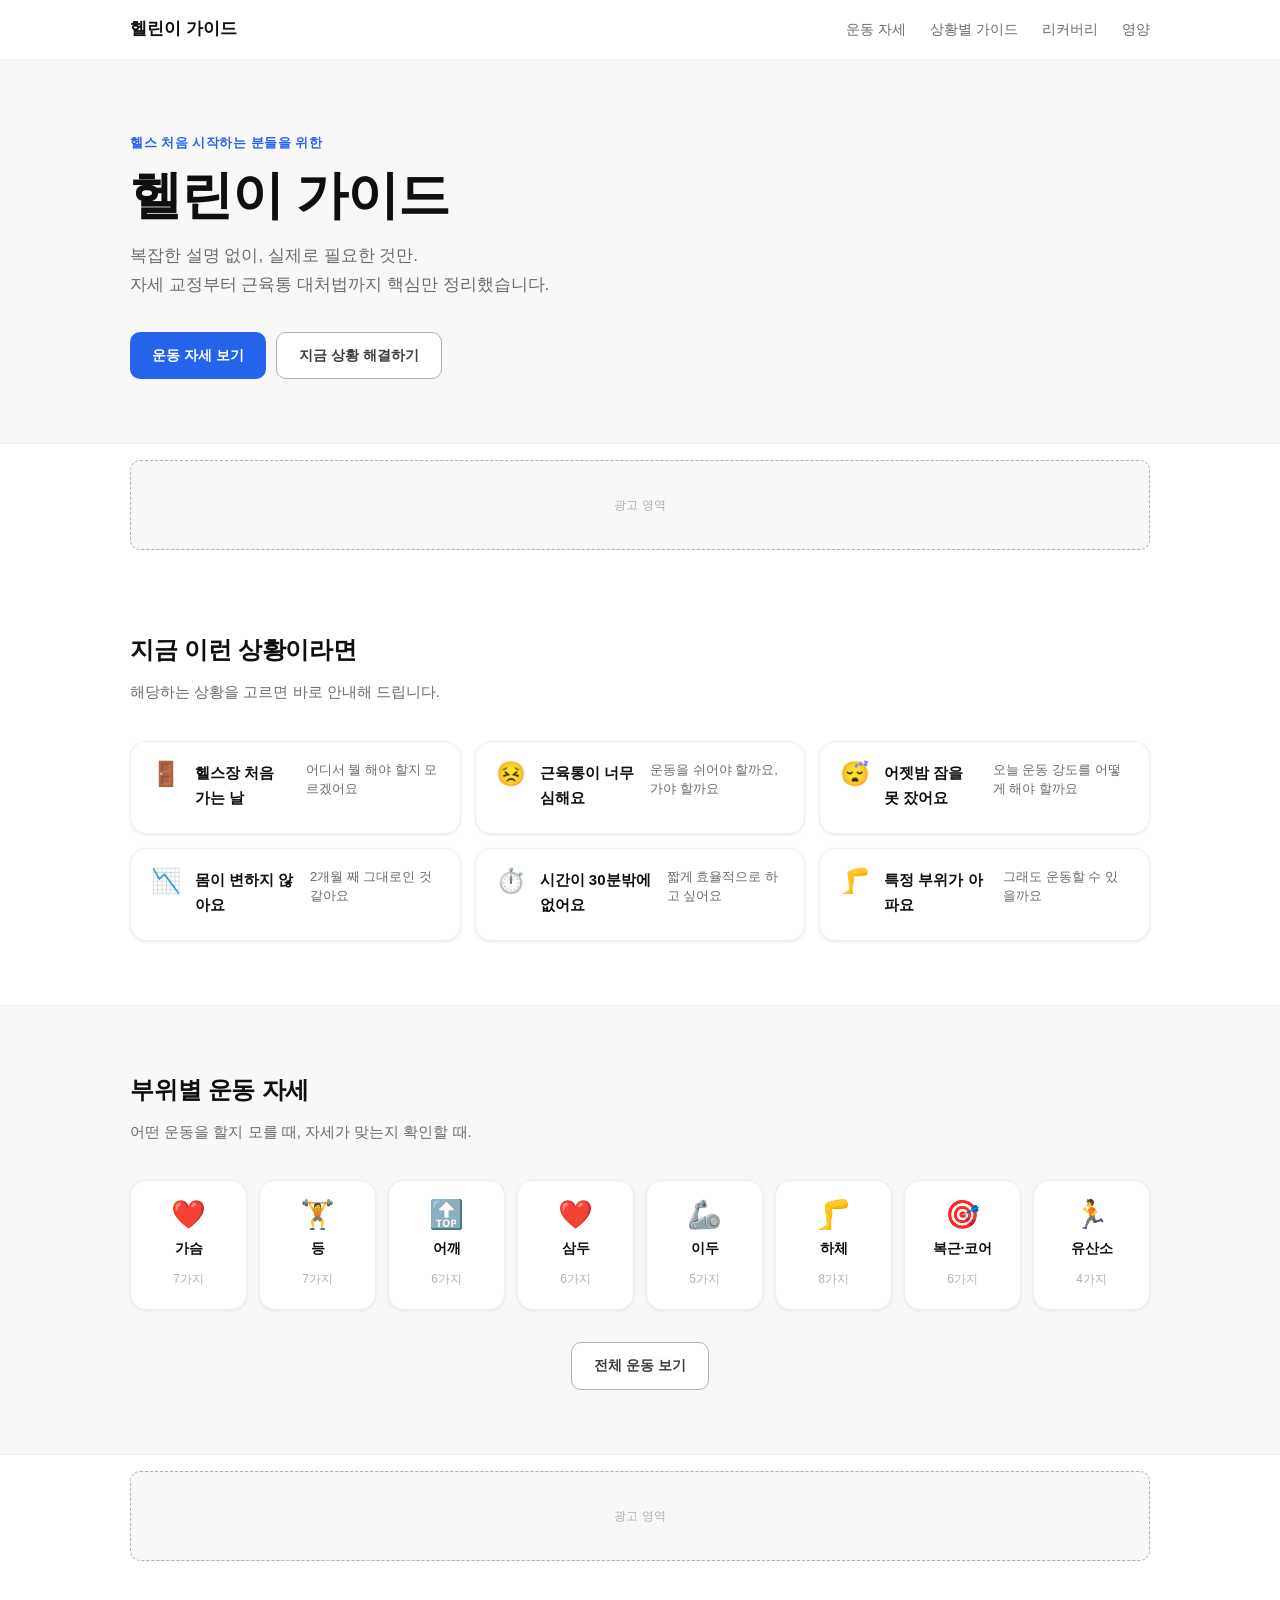
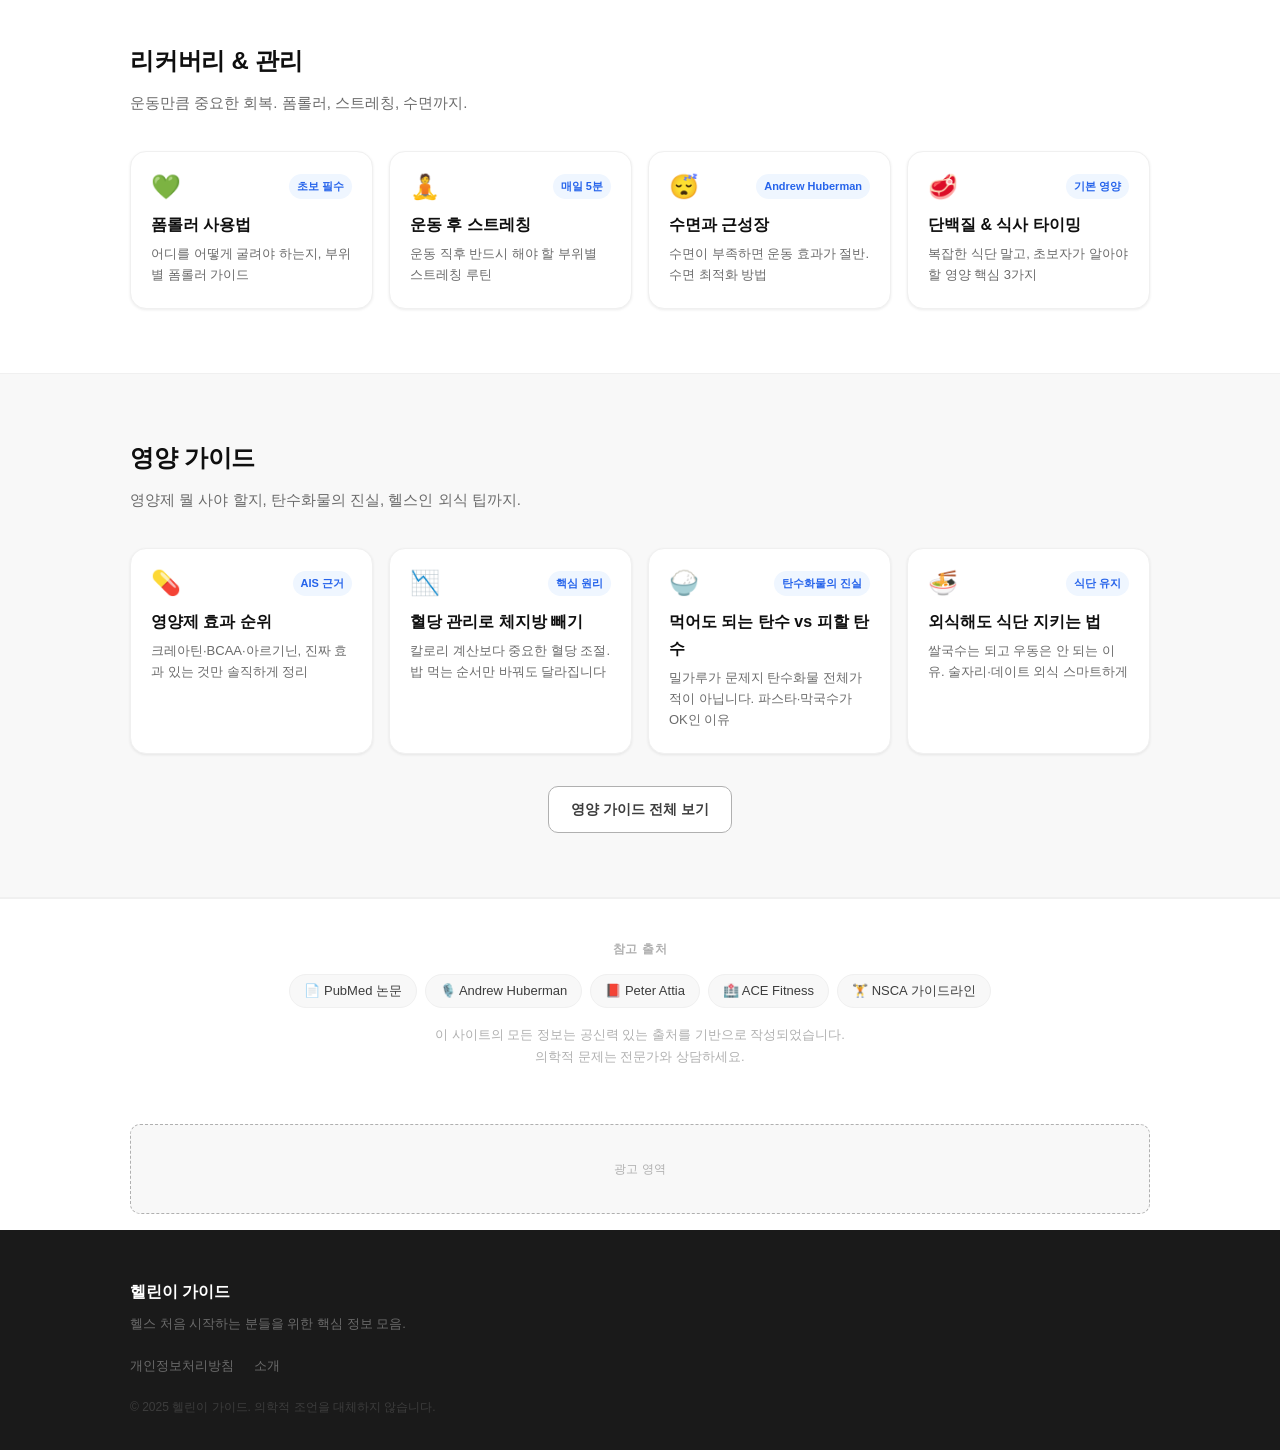
<file: index.html>
<!DOCTYPE html>
<html lang="ko">
<head>
  <meta charset="UTF-8" />
  <meta name="viewport" content="width=device-width, initial-scale=1.0" />
  <title>헬린이 가이드 — 헬스 처음 시작하는 분들을 위한 안내서</title>
  <meta name="description" content="헬스장 처음 가는 날부터 6개월까지. 운동 자세, 상황별 대처법, 리커버리까지 핵심만 정리했습니다." />
  <meta name="keywords" content="헬린이, 헬스 초보, 헬스 자세, 운동 가이드, 헬스장 처음" />
  <meta property="og:title" content="헬린이 가이드" />
  <meta property="og:description" content="헬스 처음 시작하는 분들을 위한 핵심 가이드" />
  <meta property="og:type" content="website" />
  <link rel="stylesheet" href="css/style.css" />
  <!-- Google AdSense -->
  <!-- <script async src="https://pagead2.googlesyndication.com/pagead/js/adsbygoogle.js?client=ca-pub-XXXXXXXXXXXXXXXX" crossorigin="anonymous"></script> -->
</head>
<body>

  <header class="site-header">
    <div class="inner">
      <a href="/" class="logo">헬린이 가이드</a>
      <nav class="gnav">
        <a href="/pages/exercises.html">운동 자세</a>
        <a href="/pages/situations.html">상황별 가이드</a>
        <a href="/pages/recovery.html">리커버리</a>
        <a href="/pages/nutrition.html">영양</a>
      </nav>
      <button class="nav-toggle" aria-label="메뉴 열기" onclick="toggleMenu()">☰</button>
    </div>
    <nav class="mobile-nav" id="mobileNav">
      <a href="/pages/exercises.html">운동 자세</a>
      <a href="/pages/situations.html">상황별 가이드</a>
      <a href="/pages/recovery.html">리커버리</a>
      <a href="/pages/nutrition.html">영양</a>
    </nav>
  </header>

  <!-- HERO -->
  <section class="hero">
    <div class="inner">
      <p class="hero-eyebrow">헬스 처음 시작하는 분들을 위한</p>
      <h1 class="hero-title">헬린이 가이드</h1>
      <p class="hero-desc">복잡한 설명 없이, 실제로 필요한 것만.<br>자세 교정부터 근육통 대처법까지 핵심만 정리했습니다.</p>
      <div class="hero-cta">
        <a href="/pages/exercises.html" class="btn btn-primary">운동 자세 보기</a>
        <a href="/pages/situations.html" class="btn btn-secondary">지금 상황 해결하기</a>
      </div>
    </div>
  </section>

  <!-- AD TOP -->
  <div class="ad-wrap">
    <div class="ad-placeholder">광고 영역</div>
  </div>

  <!-- 빠른 진입 — 상황별 -->
  <section class="section">
    <div class="inner">
      <div class="section-head">
        <h2 class="section-title">지금 이런 상황이라면</h2>
        <p class="section-sub">해당하는 상황을 고르면 바로 안내해 드립니다.</p>
      </div>
      <div class="situation-grid">
        <a href="/pages/situations.html#first-day" class="situation-card">
          <span class="sit-icon">🚪</span>
          <span class="sit-title">헬스장 처음 가는 날</span>
          <span class="sit-desc">어디서 뭘 해야 할지 모르겠어요</span>
        </a>
        <a href="/pages/situations.html#muscle-pain" class="situation-card">
          <span class="sit-icon">😣</span>
          <span class="sit-title">근육통이 너무 심해요</span>
          <span class="sit-desc">운동을 쉬어야 할까요, 가야 할까요</span>
        </a>
        <a href="/pages/situations.html#no-sleep" class="situation-card">
          <span class="sit-icon">😴</span>
          <span class="sit-title">어젯밤 잠을 못 잤어요</span>
          <span class="sit-desc">오늘 운동 강도를 어떻게 해야 할까요</span>
        </a>
        <a href="/pages/situations.html#plateau" class="situation-card">
          <span class="sit-icon">📉</span>
          <span class="sit-title">몸이 변하지 않아요</span>
          <span class="sit-desc">2개월 째 그대로인 것 같아요</span>
        </a>
        <a href="/pages/situations.html#no-time" class="situation-card">
          <span class="sit-icon">⏱️</span>
          <span class="sit-title">시간이 30분밖에 없어요</span>
          <span class="sit-desc">짧게 효율적으로 하고 싶어요</span>
        </a>
        <a href="/pages/situations.html#injury" class="situation-card">
          <span class="sit-icon">🦵</span>
          <span class="sit-title">특정 부위가 아파요</span>
          <span class="sit-desc">그래도 운동할 수 있을까요</span>
        </a>
      </div>
    </div>
  </section>

  <!-- 운동 자세 — 부위별 -->
  <section class="section section-alt">
    <div class="inner">
      <div class="section-head">
        <h2 class="section-title">부위별 운동 자세</h2>
        <p class="section-sub">어떤 운동을 할지 모를 때, 자세가 맞는지 확인할 때.</p>
      </div>
      <div class="muscle-grid">
        <a href="/pages/exercises.html#chest" class="muscle-card">
          <span class="muscle-emoji">❤️</span>
          <span class="muscle-name">가슴</span>
          <span class="muscle-count">7가지</span>
        </a>
        <a href="/pages/exercises.html#back" class="muscle-card">
          <span class="muscle-emoji">🏋️</span>
          <span class="muscle-name">등</span>
          <span class="muscle-count">7가지</span>
        </a>
        <a href="/pages/exercises.html#shoulder" class="muscle-card">
          <span class="muscle-emoji">🔝</span>
          <span class="muscle-name">어깨</span>
          <span class="muscle-count">6가지</span>
        </a>
        <a href="/pages/exercises.html#triceps" class="muscle-card">
          <span class="muscle-emoji">❤️</span>
          <span class="muscle-name">삼두</span>
          <span class="muscle-count">6가지</span>
        </a>
        <a href="/pages/exercises.html#biceps" class="muscle-card">
          <span class="muscle-emoji">🦾</span>
          <span class="muscle-name">이두</span>
          <span class="muscle-count">5가지</span>
        </a>
        <a href="/pages/exercises.html#leg" class="muscle-card">
          <span class="muscle-emoji">🦵</span>
          <span class="muscle-name">하체</span>
          <span class="muscle-count">8가지</span>
        </a>
        <a href="/pages/exercises.html#core" class="muscle-card">
          <span class="muscle-emoji">🎯</span>
          <span class="muscle-name">복근·코어</span>
          <span class="muscle-count">6가지</span>
        </a>
        <a href="/pages/exercises.html#cardio" class="muscle-card">
          <span class="muscle-emoji">🏃</span>
          <span class="muscle-name">유산소</span>
          <span class="muscle-count">4가지</span>
        </a>
      </div>
      <div class="section-more">
        <a href="/pages/exercises.html" class="btn btn-secondary">전체 운동 보기</a>
      </div>
    </div>
  </section>

  <!-- AD MID -->
  <div class="ad-wrap">
    <div class="ad-placeholder">광고 영역</div>
  </div>

  <!-- 리커버리 -->
  <section class="section">
    <div class="inner">
      <div class="section-head">
        <h2 class="section-title">리커버리 & 관리</h2>
        <p class="section-sub">운동만큼 중요한 회복. 폼롤러, 스트레칭, 수면까지.</p>
      </div>
      <div class="recovery-grid">
        <a href="/pages/recovery.html#foam-roller" class="recovery-card">
          <div class="rec-top">
            <span class="rec-icon">💚</span>
            <span class="rec-badge">초보 필수</span>
          </div>
          <h3 class="rec-title">폼롤러 사용법</h3>
          <p class="rec-desc">어디를 어떻게 굴려야 하는지, 부위별 폼롤러 가이드</p>
        </a>
        <a href="/pages/recovery.html#stretching" class="recovery-card">
          <div class="rec-top">
            <span class="rec-icon">🧘</span>
            <span class="rec-badge">매일 5분</span>
          </div>
          <h3 class="rec-title">운동 후 스트레칭</h3>
          <p class="rec-desc">운동 직후 반드시 해야 할 부위별 스트레칭 루틴</p>
        </a>
        <a href="/pages/recovery.html#sleep" class="recovery-card">
          <div class="rec-top">
            <span class="rec-icon">😴</span>
            <span class="rec-badge">Andrew Huberman</span>
          </div>
          <h3 class="rec-title">수면과 근성장</h3>
          <p class="rec-desc">수면이 부족하면 운동 효과가 절반. 수면 최적화 방법</p>
        </a>
        <a href="/pages/recovery.html#nutrition" class="recovery-card">
          <div class="rec-top">
            <span class="rec-icon">🥩</span>
            <span class="rec-badge">기본 영양</span>
          </div>
          <h3 class="rec-title">단백질 & 식사 타이밍</h3>
          <p class="rec-desc">복잡한 식단 말고, 초보자가 알아야 할 영양 핵심 3가지</p>
        </a>
      </div>
    </div>
  </section>


  <!-- 영양 가이드 -->
  <section class="section section-alt">
    <div class="inner">
      <div class="section-head">
        <h2 class="section-title">영양 가이드</h2>
        <p class="section-sub">영양제 뭘 사야 할지, 탄수화물의 진실, 헬스인 외식 팁까지.</p>
      </div>
      <div class="recovery-grid">
        <a href="/pages/nutrition.html#supplements" class="recovery-card">
          <div class="rec-top">
            <span class="rec-icon">💊</span>
            <span class="rec-badge">AIS 근거</span>
          </div>
          <h3 class="rec-title">영양제 효과 순위</h3>
          <p class="rec-desc">크레아틴·BCAA·아르기닌, 진짜 효과 있는 것만 솔직하게 정리</p>
        </a>
        <a href="/pages/nutrition.html#blood-sugar" class="recovery-card">
          <div class="rec-top">
            <span class="rec-icon">📉</span>
            <span class="rec-badge">핵심 원리</span>
          </div>
          <h3 class="rec-title">혈당 관리로 체지방 빼기</h3>
          <p class="rec-desc">칼로리 계산보다 중요한 혈당 조절. 밥 먹는 순서만 바꿔도 달라집니다</p>
        </a>
        <a href="/pages/nutrition.html#carbs" class="recovery-card">
          <div class="rec-top">
            <span class="rec-icon">🍚</span>
            <span class="rec-badge">탄수화물의 진실</span>
          </div>
          <h3 class="rec-title">먹어도 되는 탄수 vs 피할 탄수</h3>
          <p class="rec-desc">밀가루가 문제지 탄수화물 전체가 적이 아닙니다. 파스타·막국수가 OK인 이유</p>
        </a>
        <a href="/pages/nutrition.html#eat-out" class="recovery-card">
          <div class="rec-top">
            <span class="rec-icon">🍜</span>
            <span class="rec-badge">식단 유지</span>
          </div>
          <h3 class="rec-title">외식해도 식단 지키는 법</h3>
          <p class="rec-desc">쌀국수는 되고 우동은 안 되는 이유. 술자리·데이트 외식 스마트하게</p>
        </a>
      </div>
      <div class="section-more">
        <a href="/pages/nutrition.html" class="btn btn-secondary">영양 가이드 전체 보기</a>
      </div>
    </div>
  </section>

  <!-- 신뢰 배지 -->
  <section class="trust-section">
    <div class="inner">
      <p class="trust-label">참고 출처</p>
      <div class="trust-badges">
        <span class="trust-badge">📄 PubMed 논문</span>
        <span class="trust-badge">🎙️ Andrew Huberman</span>
        <span class="trust-badge">📕 Peter Attia</span>
        <span class="trust-badge">🏥 ACE Fitness</span>
        <span class="trust-badge">🏋 NSCA 가이드라인</span>
      </div>
      <p class="trust-desc">이 사이트의 모든 정보는 공신력 있는 출처를 기반으로 작성되었습니다.<br>의학적 문제는 전문가와 상담하세요.</p>
    </div>
  </section>

  <!-- AD BOTTOM -->
  <div class="ad-wrap">
    <div class="ad-placeholder">광고 영역</div>
  </div>

  <footer class="site-footer">
    <div class="inner">
      <p class="footer-logo">헬린이 가이드</p>
      <p class="footer-desc">헬스 처음 시작하는 분들을 위한 핵심 정보 모음.</p>
      <div class="footer-links">
        <a href="/privacy.html">개인정보처리방침</a>
        <a href="/about.html">소개</a>
      </div>
      <p class="footer-copy">© 2025 헬린이 가이드. 의학적 조언을 대체하지 않습니다.</p>
    </div>
  </footer>

  <script src="js/main.js"></script>
</body>
</html>
</file>
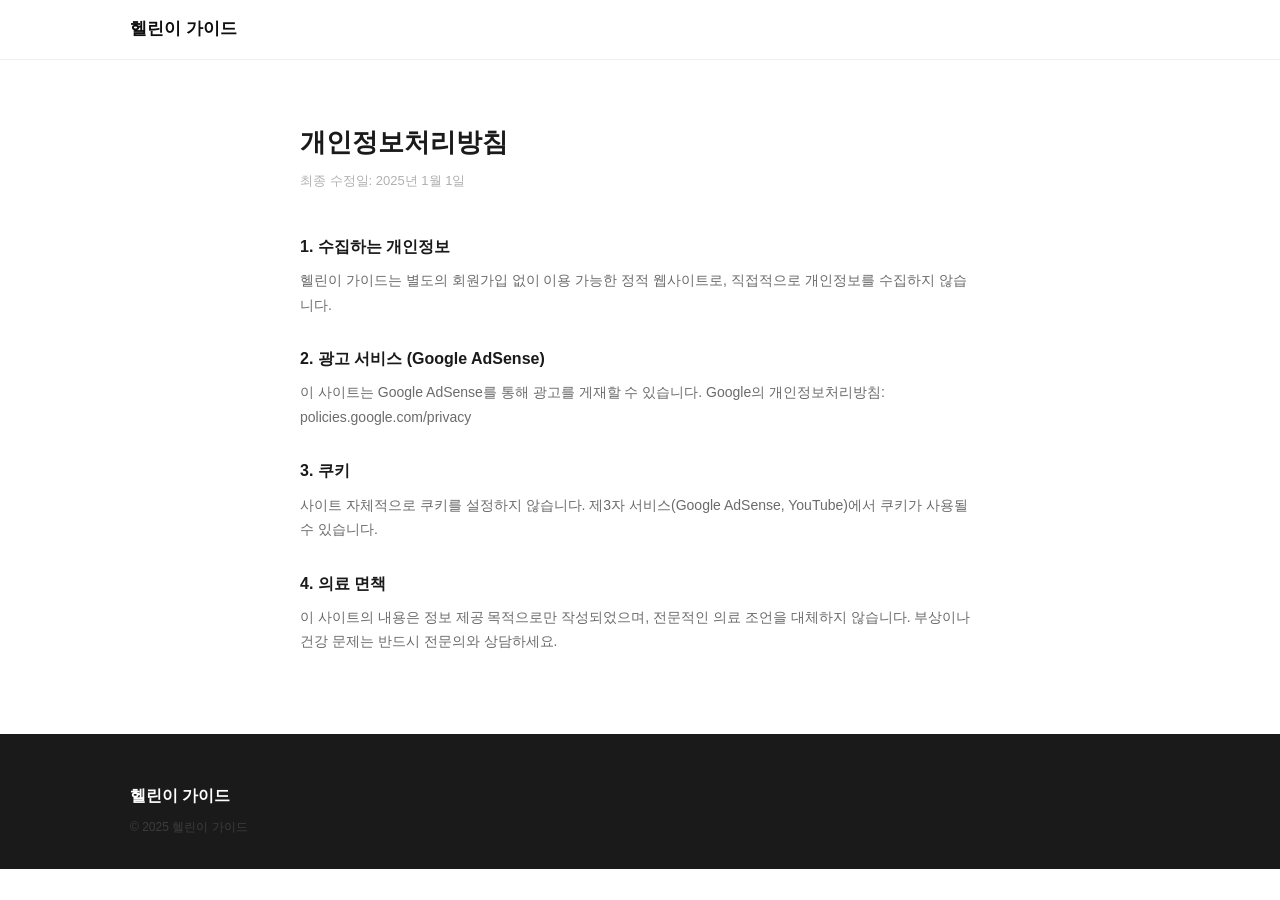
<file: privacy.html>
<!DOCTYPE html>
<html lang="ko">
<head>
  <meta charset="UTF-8" />
  <meta name="viewport" content="width=device-width, initial-scale=1.0" />
  <title>개인정보처리방침 — 헬린이 가이드</title>
  <link rel="stylesheet" href="css/style.css" />
  <style>
    .policy { max-width: 720px; margin: 0 auto; padding: 60px 20px 80px; }
    .policy h1 { font-size: 26px; font-weight: 800; margin-bottom: 6px; }
    .policy .date { font-size: 13px; color: var(--gray-300); margin-bottom: 40px; }
    .policy h2 { font-size: 16px; font-weight: 700; margin: 28px 0 8px; }
    .policy p, .policy li { font-size: 14px; color: var(--gray-500); line-height: 1.75; }
    .policy ul { padding-left: 20px; }
    .policy li { margin-bottom: 4px; }
  </style>
</head>
<body>
  <header class="site-header">
    <div class="inner"><a href="/" class="logo">헬린이 가이드</a></div>
  </header>
  <div class="policy">
    <h1>개인정보처리방침</h1>
    <p class="date">최종 수정일: 2025년 1월 1일</p>
    <h2>1. 수집하는 개인정보</h2>
    <p>헬린이 가이드는 별도의 회원가입 없이 이용 가능한 정적 웹사이트로, 직접적으로 개인정보를 수집하지 않습니다.</p>
    <h2>2. 광고 서비스 (Google AdSense)</h2>
    <p>이 사이트는 Google AdSense를 통해 광고를 게재할 수 있습니다. Google의 개인정보처리방침: <a href="https://policies.google.com/privacy" target="_blank" rel="noopener">policies.google.com/privacy</a></p>
    <h2>3. 쿠키</h2>
    <p>사이트 자체적으로 쿠키를 설정하지 않습니다. 제3자 서비스(Google AdSense, YouTube)에서 쿠키가 사용될 수 있습니다.</p>
    <h2>4. 의료 면책</h2>
    <p>이 사이트의 내용은 정보 제공 목적으로만 작성되었으며, 전문적인 의료 조언을 대체하지 않습니다. 부상이나 건강 문제는 반드시 전문의와 상담하세요.</p>
  </div>
  <footer class="site-footer">
    <div class="inner">
      <p class="footer-logo">헬린이 가이드</p>
      <p class="footer-copy">© 2025 헬린이 가이드</p>
    </div>
  </footer>
</body>
</html>
</file>
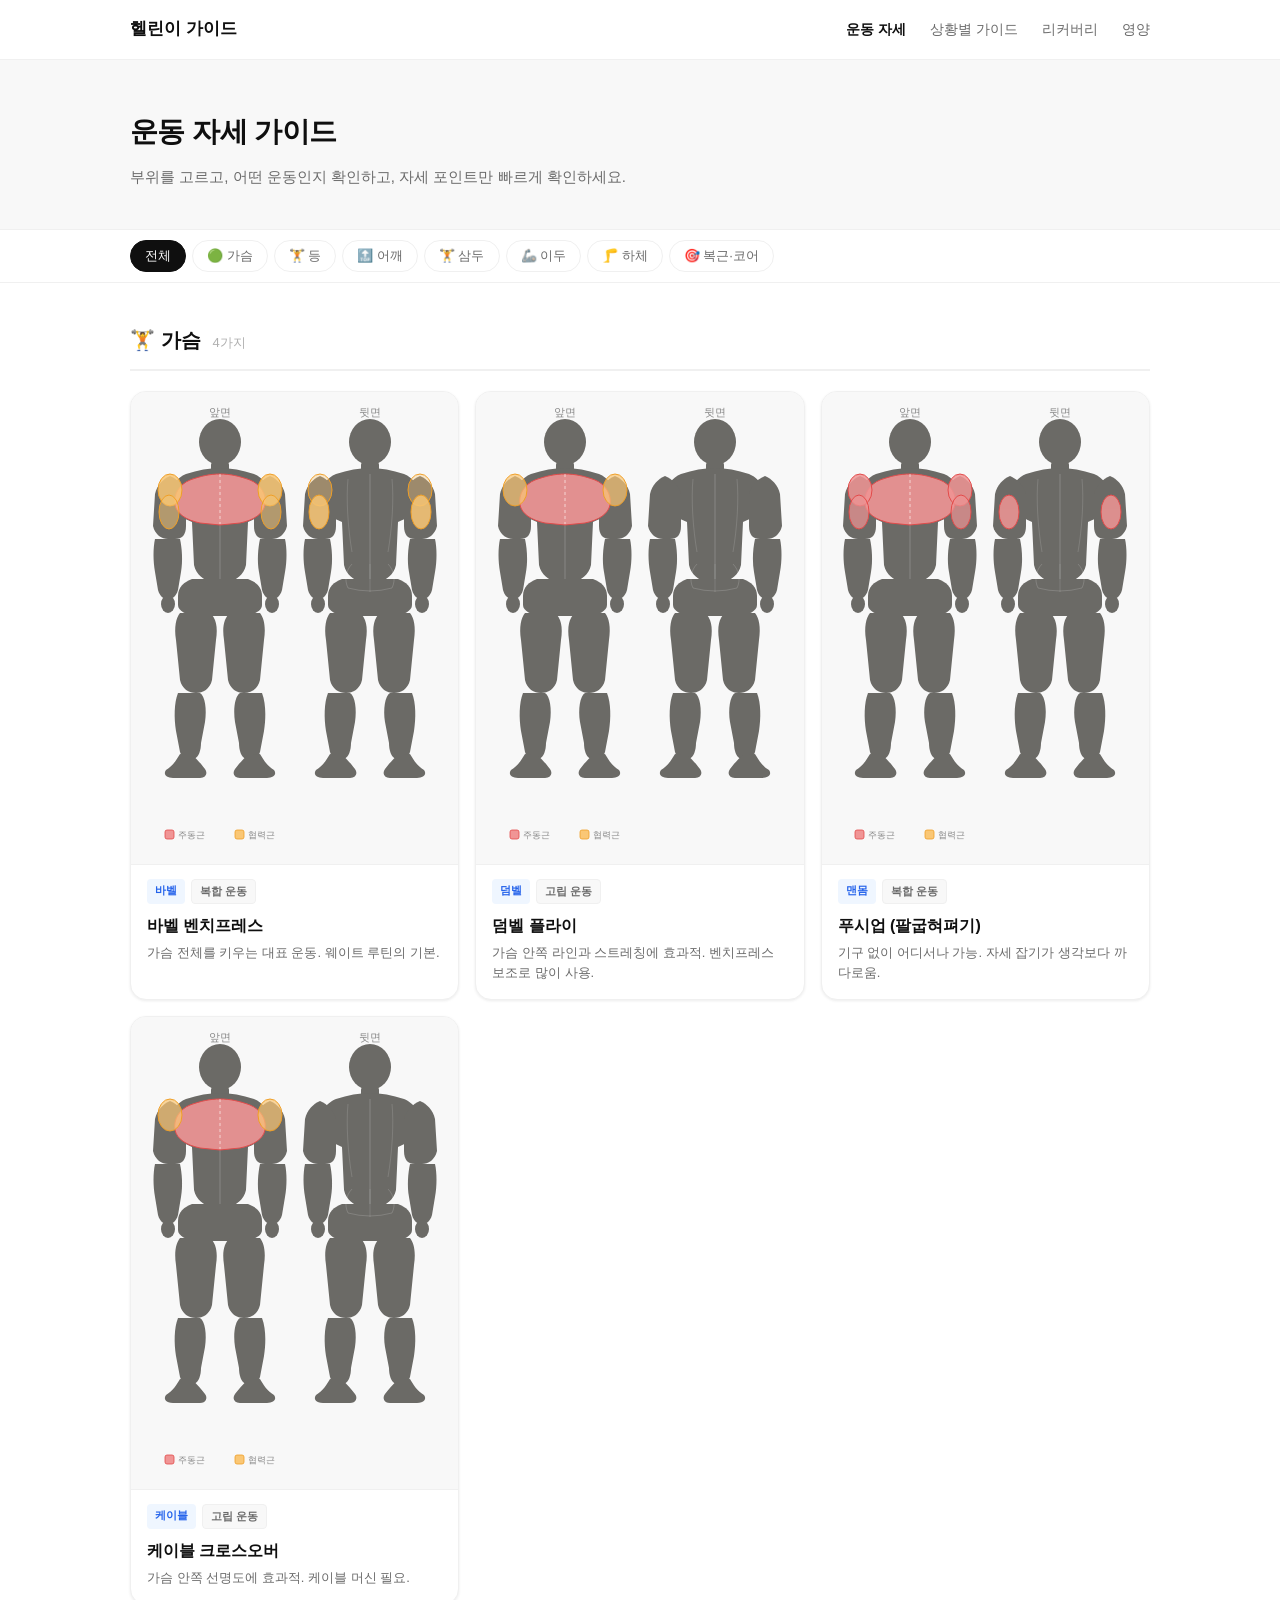
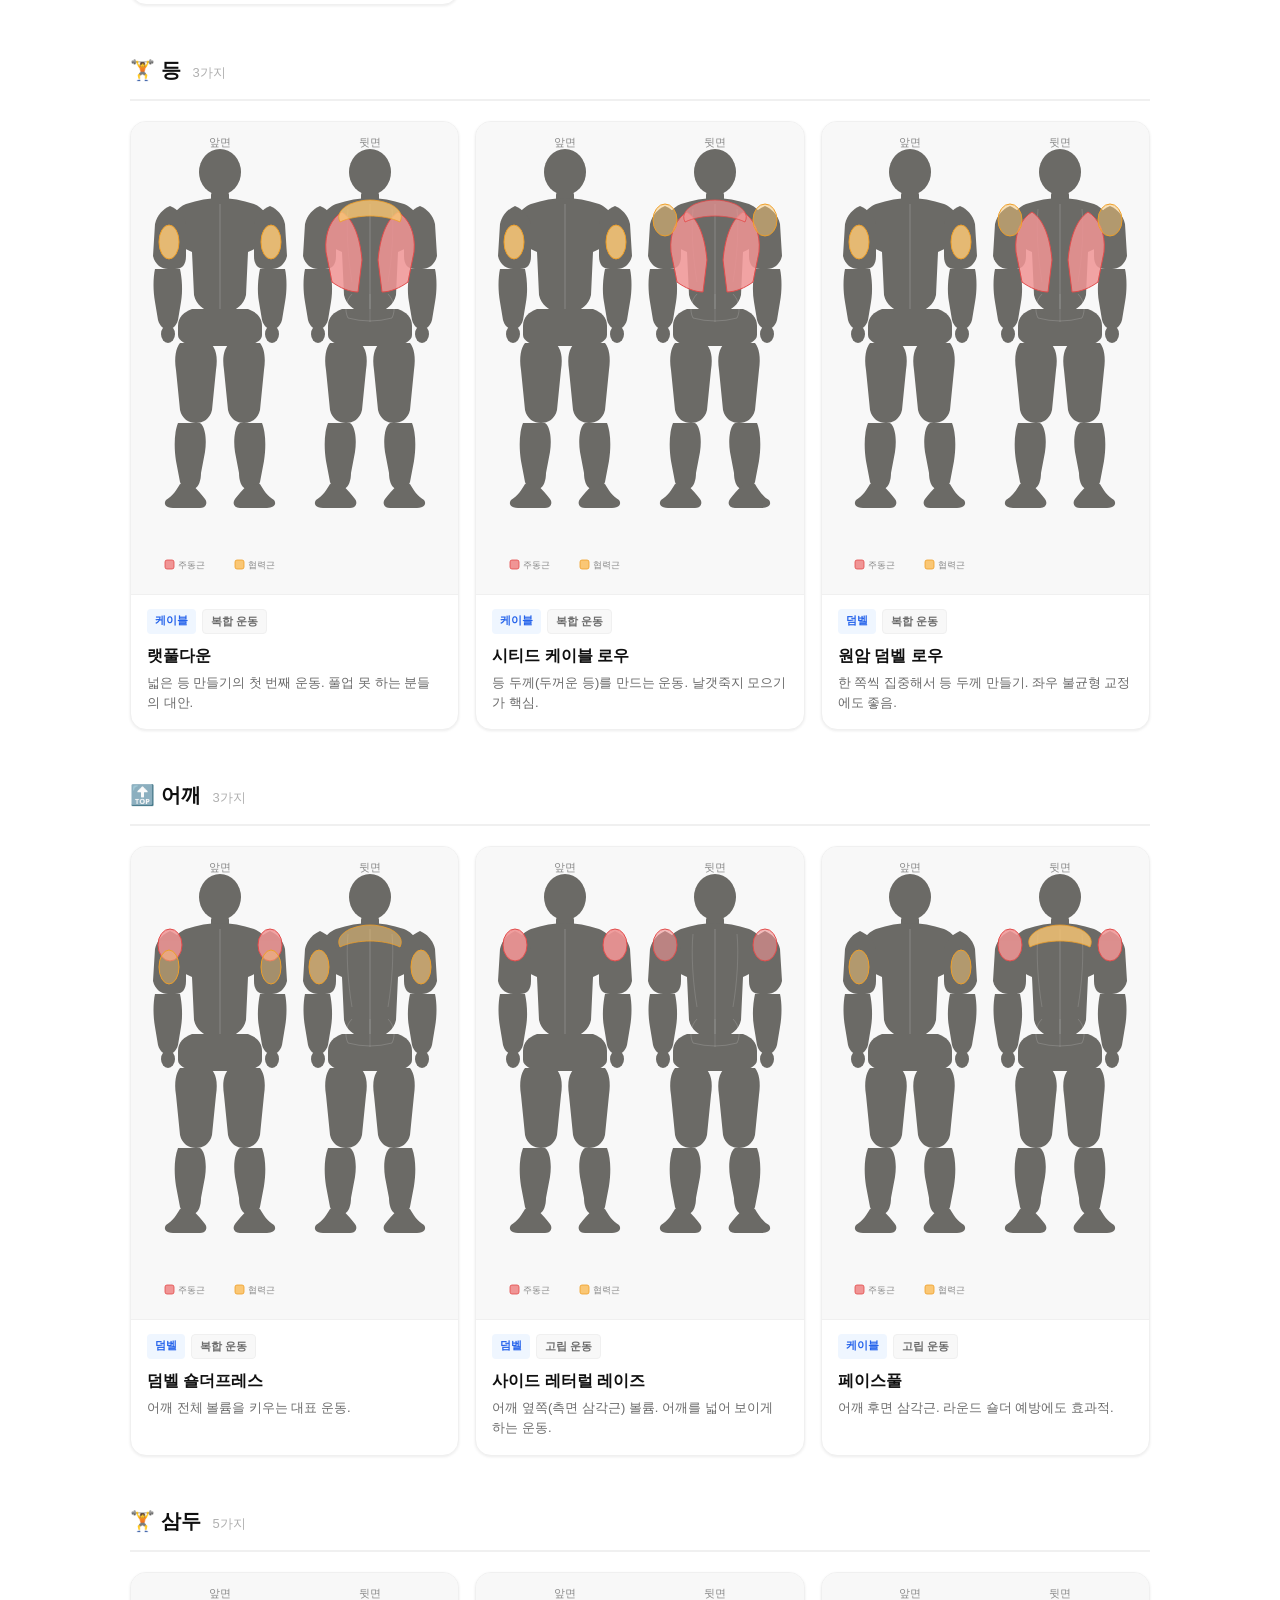
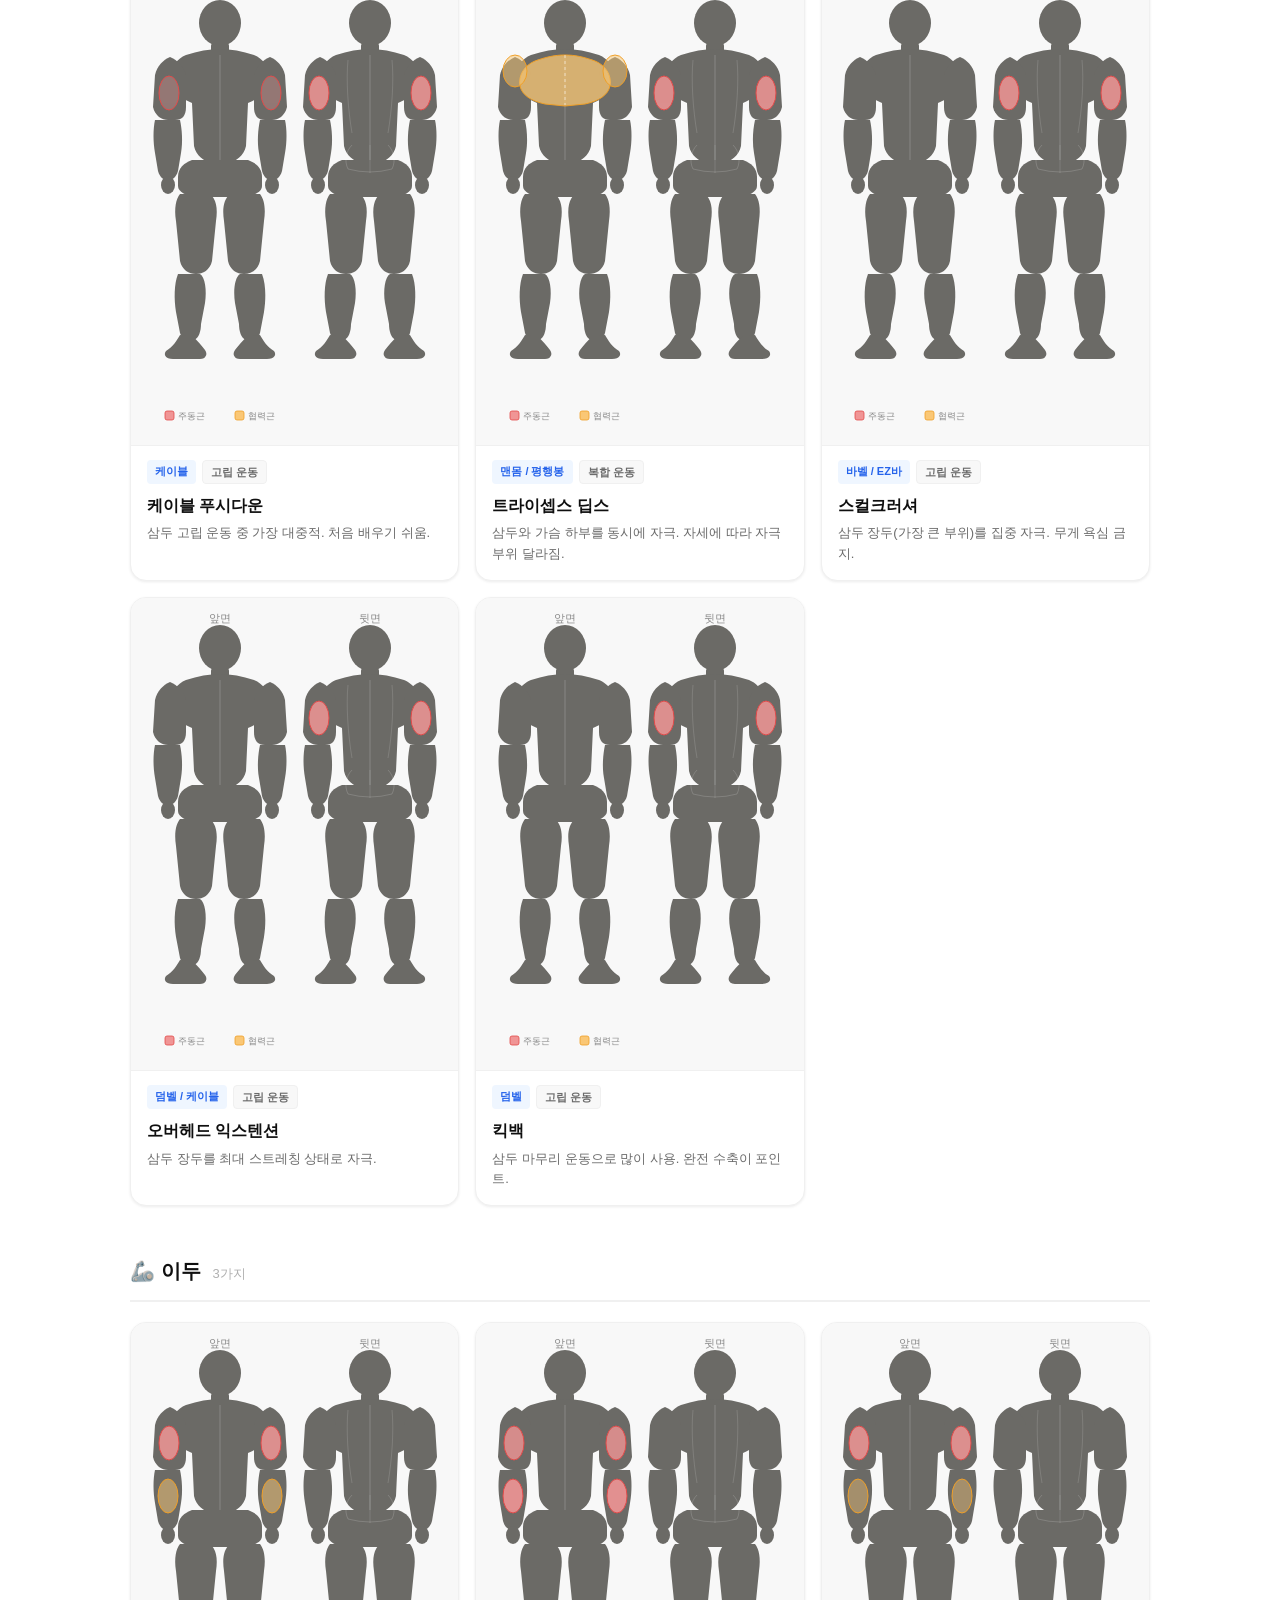
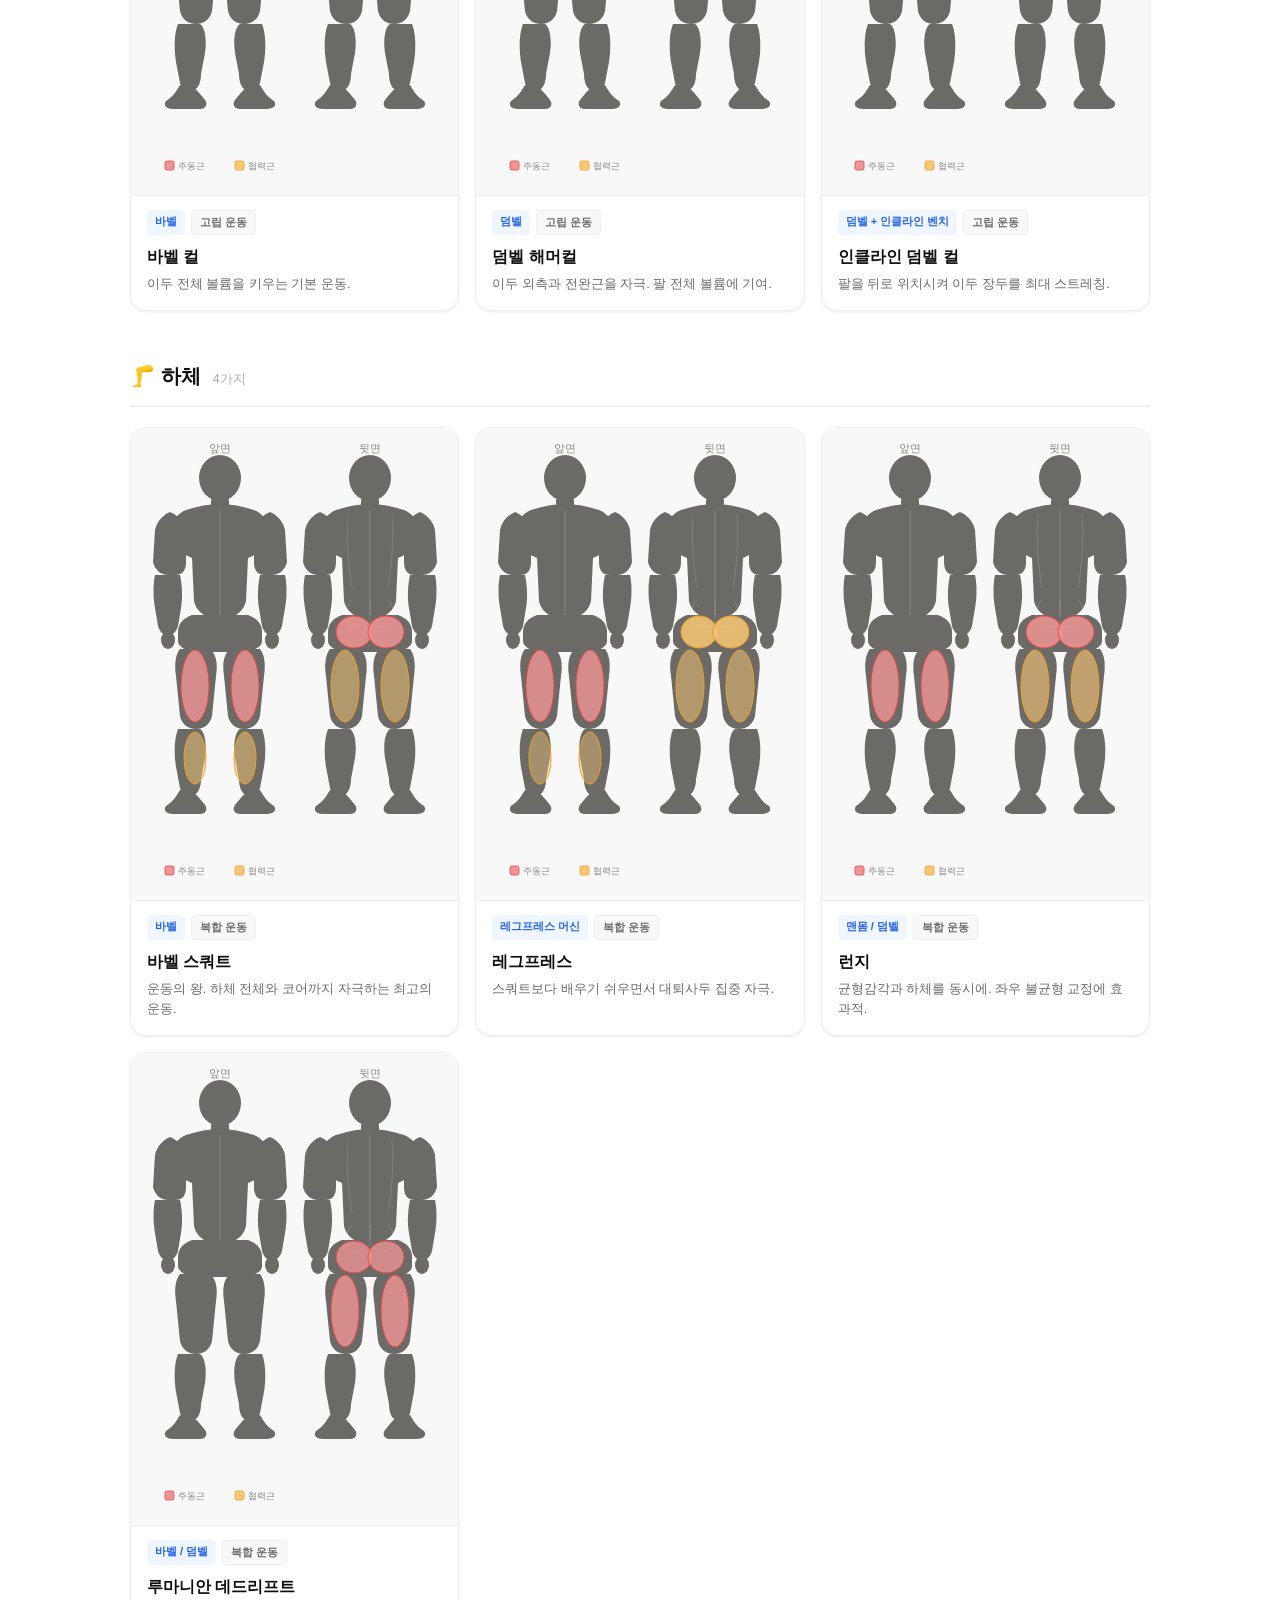
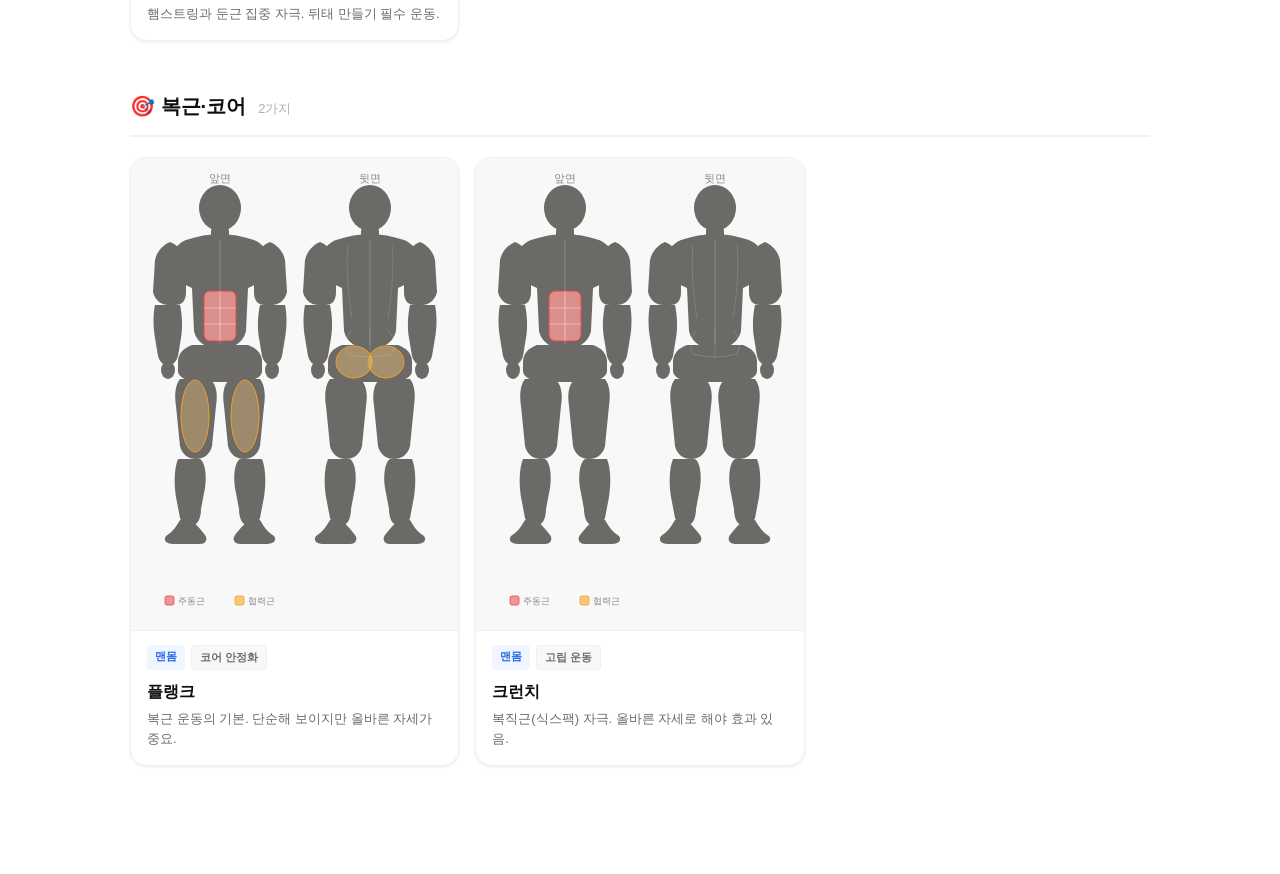
<file: pages/exercises.html>
<!DOCTYPE html>
<html lang="ko">
<head>
  <meta charset="UTF-8" />
  <meta name="viewport" content="width=device-width, initial-scale=1.0" />
  <title>운동 자세 가이드 — 헬린이 가이드</title>
  <meta name="description" content="가슴, 등, 어깨, 삼두, 이두, 하체, 복근 운동 자세를 핵심만 정리했습니다. 헬스장에서 바로 확인하세요." />
  <link rel="stylesheet" href="../css/style.css" />
</head>
<body>

  <header class="site-header">
    <div class="inner">
      <a href="/" class="logo">헬린이 가이드</a>
      <nav class="gnav">
        <a href="/pages/exercises.html" style="color:var(--black);font-weight:700;">운동 자세</a>
        <a href="/pages/situations.html">상황별 가이드</a>
        <a href="/pages/recovery.html">리커버리</a>
        <a href="/pages/nutrition.html">영양</a>
      </nav>
      <button class="nav-toggle" aria-label="메뉴 열기" onclick="toggleMenu()">☰</button>
    </div>
    <nav class="mobile-nav" id="mobileNav">
      <a href="/pages/exercises.html">운동 자세</a>
      <a href="/pages/situations.html">상황별 가이드</a>
      <a href="/pages/recovery.html">리커버리</a>
      <a href="/pages/nutrition.html">영양</a>
    </nav>
  </header>

  <div class="page-hero">
    <div class="inner">
      <h1 class="page-title">운동 자세 가이드</h1>
      <p class="page-desc">부위를 고르고, 어떤 운동인지 확인하고, 자세 포인트만 빠르게 확인하세요.</p>
    </div>
  </div>

  <div class="filter-bar">
    <div class="filter-scroll">
      <div class="filter-tabs">
        <button class="ftab active" data-filter="all">전체</button>
        <button class="ftab" data-filter="chest">🟢 가슴</button>
        <button class="ftab" data-filter="back">🏋️ 등</button>
        <button class="ftab" data-filter="shoulder">🔝 어깨</button>
        <button class="ftab" data-filter="triceps">🏋 삼두</button>
        <button class="ftab" data-filter="biceps">🦾 이두</button>
        <button class="ftab" data-filter="leg">🦵 하체</button>
        <button class="ftab" data-filter="core">🎯 복근·코어</button>
      </div>
    </div>
  </div>

  <div class="exercises-wrap" id="exercisesWrap"></div>

  <!-- MODAL -->
  <div class="modal-overlay" id="modalOverlay" onclick="closeModalOutside(event)">
    <div class="modal" id="modal">
      <div class="modal-thumb" id="modalThumb"></div>
      <div class="modal-body">
        <button class="modal-close" onclick="closeModal()" aria-label="닫기">✕</button>
        <div class="modal-tags" id="modalTags"></div>
        <h2 class="modal-title" id="modalTitle"></h2>
        <p class="modal-section-label">자세 포인트</p>
        <ul class="tip-list" id="modalTips"></ul>
        <div class="warning-box" id="modalWarning" style="display:none">
          <p id="modalWarningText"></p>
        </div>
        <a class="modal-yt-btn" id="modalYt" target="_blank" rel="noopener">
          ▶ 유튜브에서 영상으로 확인하기
        </a>
      </div>
    </div>
  </div>

  <script src="../js/muscle-diagrams.js"></script>
  <script>
  const EXERCISES = {
    chest: {
      label: '가슴', emoji: '🏋',
      items: [
        {
          name: '바벨 벤치프레스',
          diagramKey: 'chest_bench',
          emoji: '🏋️',
          gifUrl: '',
          equipment: '바벨', type: '복합 운동',
          summary: '가슴 전체를 키우는 대표 운동. 웨이트 루틴의 기본.',
          tips: [
            '발은 바닥에 단단히 고정, 등은 아치를 유지',
            '바를 내릴 때 팔꿈치가 90도 이하로 내려가지 않도록',
            '바를 가슴 아랫부분(유두 라인)으로 내리기',
            '올릴 때 양쪽 가슴을 쥐어짜는 느낌으로'
          ],
          warning: '손목이 꺾이지 않도록 주의. 처음엔 가벼운 무게로 자세 먼저.',
          ytQuery: '바벨 벤치프레스 자세 초보'
        },
        {
          name: '덤벨 플라이',
          diagramKey: 'chest_fly',
          emoji: '🦋',
          gifUrl: '',
          equipment: '덤벨', type: '고립 운동',
          summary: '가슴 안쪽 라인과 스트레칭에 효과적. 벤치프레스 보조로 많이 사용.',
          tips: [
            '팔꿈치를 약간 구부린 상태로 고정 — 펴면 어깨 부상 위험',
            '내릴 때 가슴이 당기는 느낌이 와야 함',
            '올릴 때 덤벨을 부딪히지 말고 10cm 정도 앞에서 멈추기',
            '무거운 무게보다 가동범위가 더 중요'
          ],
          warning: '어깨 앞쪽이 아프다면 가동범위를 줄이거나 중단.',
          ytQuery: '덤벨 플라이 자세'
        },
        {
          name: '푸시업 (팔굽혀펴기)',
          diagramKey: 'chest_pushup',
          emoji: '⬇️',
          gifUrl: '',
          equipment: '맨몸', type: '복합 운동',
          summary: '기구 없이 어디서나 가능. 자세 잡기가 생각보다 까다로움.',
          tips: [
            '몸이 일직선: 엉덩이가 올라가거나 처지지 않도록',
            '손 위치는 어깨 너비보다 약간 넓게',
            '내려갈 때 가슴이 바닥에서 5cm 정도 높이까지',
            '팔꿈치는 몸통에서 45도 정도 각도 유지'
          ],
          warning: '손목이 아프다면 주먹을 쥐고 하거나 푸시업 바 사용.',
          ytQuery: '푸시업 올바른 자세'
        },
        {
          name: '케이블 크로스오버',
          diagramKey: 'chest_cable',
          emoji: '✖️',
          gifUrl: '',
          equipment: '케이블', type: '고립 운동',
          summary: '가슴 안쪽 선명도에 효과적. 케이블 머신 필요.',
          tips: [
            '상체를 약간 앞으로 기울이고 시작',
            '팔을 호처럼 모으면서 가슴 중앙에서 수렴',
            '팔꿈치 각도를 일정하게 유지하며 팔꿈치로 당기는 느낌',
            '뒤로 당겨질 때 가슴이 늘어나는 스트레칭 느끼기'
          ],
          warning: null,
          ytQuery: '케이블 크로스오버 자세'
        }
      ]
    },
    back: {
      label: '등', emoji: '🏋️',
      items: [
        {
          name: '랫풀다운',
          diagramKey: 'back_lat',
          emoji: '⬇️',
          gifUrl: '',
          equipment: '케이블', type: '복합 운동',
          summary: '넓은 등 만들기의 첫 번째 운동. 풀업 못 하는 분들의 대안.',
          tips: [
            '바를 잡을 때 어깨 너비보다 약간 넓게',
            '상체를 약간 뒤로 기울이고 가슴을 들어올린 자세 유지',
            '바를 쇄골 아래까지 당기고, 날갯죽지를 뒤로 모으는 느낌',
            '올릴 때 천천히 — 내릴 때도 운동임'
          ],
          warning: '목 뒤로 당기는 방식은 어깨 부상 위험이 높으니 피하세요.',
          ytQuery: '랫풀다운 자세 초보'
        },
        {
          name: '시티드 케이블 로우',
          diagramKey: 'back_row',
          emoji: '🚣',
          gifUrl: '',
          equipment: '케이블', type: '복합 운동',
          summary: '등 두께(두꺼운 등)를 만드는 운동. 날갯죽지 모으기가 핵심.',
          tips: [
            '허리를 곧게 세우고 상체를 앞뒤로 흔들지 않기',
            '당길 때 팔꿈치를 뒤로 빼면서 날갯죽지 모으기',
            '배꼽 위쪽으로 당기는 느낌',
            '앞으로 내밀 때 등이 충분히 늘어나는 것 느끼기'
          ],
          warning: '허리가 둥글게 말리면 무게를 낮추세요.',
          ytQuery: '시티드 케이블 로우 자세'
        },
        {
          name: '원암 덤벨 로우',
          diagramKey: 'back_onearm',
          emoji: '↗️',
          gifUrl: '',
          equipment: '덤벨', type: '복합 운동',
          summary: '한 쪽씩 집중해서 등 두께 만들기. 좌우 불균형 교정에도 좋음.',
          tips: [
            '벤치에 한 손·한 무릎을 올리고 상체를 수평에 가깝게',
            '덤벨을 배꼽 옆으로 당기면서 팔꿈치가 천장을 향하도록',
            '어깨가 올라오지 않게 — 등으로 당기는 느낌',
            '내릴 때 완전히 펴서 스트레칭 느끼기'
          ],
          warning: null,
          ytQuery: '원암 덤벨 로우 자세'
        }
      ]
    },
    shoulder: {
      label: '어깨', emoji: '🔝',
      items: [
        {
          name: '덤벨 숄더프레스',
          diagramKey: 'sh_press',
          emoji: '☝️',
          gifUrl: '',
          equipment: '덤벨', type: '복합 운동',
          summary: '어깨 전체 볼륨을 키우는 대표 운동.',
          tips: [
            '덤벨을 귀 옆 높이에서 시작, 약간 앞쪽으로',
            '올릴 때 완전히 펴지 말고 살짝 구부린 상태에서 멈추기',
            '허리가 과하게 젖혀지지 않도록 코어 긴장',
            '내릴 때 팔꿈치가 90도 아래로 내려가지 않도록'
          ],
          warning: '어깨 통증 있을 시 즉시 중단. 어깨는 부상에 취약한 관절.',
          ytQuery: '덤벨 숄더프레스 자세'
        },
        {
          name: '사이드 레터럴 레이즈',
          diagramKey: 'sh_lateral',
          emoji: '↔️',
          gifUrl: '',
          equipment: '덤벨', type: '고립 운동',
          summary: '어깨 옆쪽(측면 삼각근) 볼륨. 어깨를 넓어 보이게 하는 운동.',
          tips: [
            '팔꿈치를 약간 구부린 상태로 옆으로 올리기',
            '새끼손가락이 엄지보다 약간 높게 — 물을 붓는 동작',
            '어깨 높이까지만, 그 이상은 승모근이 개입',
            '무게보다 횟수와 수축 느낌이 중요'
          ],
          warning: '무거운 무게로 반동 주는 건 어깨에 부담. 가볍게 천천히.',
          ytQuery: '사이드 레터럴 레이즈 자세'
        },
        {
          name: '페이스풀',
          diagramKey: 'sh_facepull',
          emoji: '😮',
          gifUrl: '',
          equipment: '케이블', type: '고립 운동',
          summary: '어깨 후면 삼각근. 라운드 숄더 예방에도 효과적.',
          tips: [
            '로프를 잡고 케이블을 눈 높이로 설정',
            '팔꿈치를 양옆으로 벌리면서 얼굴 쪽으로 당기기',
            '당겼을 때 팔꿈치가 어깨보다 높아야 함',
            '목이 앞으로 나오지 않도록'
          ],
          warning: null,
          ytQuery: '케이블 페이스풀 자세'
        }
      ]
    },
    triceps: {
      label: '삼두', emoji: '🏋',
      items: [
        {
          name: '케이블 푸시다운',
          diagramKey: 'tri_pushdown',
          emoji: '🔽',
          gifUrl: '',
          equipment: '케이블', type: '고립 운동',
          summary: '삼두 고립 운동 중 가장 대중적. 처음 배우기 쉬움.',
          tips: [
            '팔꿈치를 몸통에 붙이고 팔꿈치만 움직이기',
            '내릴 때 팔이 완전히 펴지도록',
            '올릴 때 90도 이상 구부리지 않아도 됨',
            '상체가 앞으로 쏠리지 않게 곧게 서기'
          ],
          warning: '손목이 꺾이면 손목 통증 유발. 손목을 일직선으로 유지.',
          ytQuery: '케이블 푸시다운 삼두 자세'
        },
        {
          name: '트라이셉스 딥스',
          diagramKey: 'tri_dip',
          emoji: '⬇️',
          gifUrl: '',
          equipment: '맨몸 / 평행봉', type: '복합 운동',
          summary: '삼두와 가슴 하부를 동시에 자극. 자세에 따라 자극 부위 달라짐.',
          tips: [
            '상체를 수직으로 세울수록 삼두에 집중',
            '팔꿈치가 옆으로 벌어지지 않도록',
            '내려갈 때 어깨가 귀 쪽으로 올라오지 않도록',
            '깊게 내려갈수록 삼두 스트레칭 극대화'
          ],
          warning: '어깨 앞쪽 통증 시 가동범위를 줄이거나 중단.',
          ytQuery: '트라이셉스 딥스 자세'
        },
        {
          name: '스컬크러셔',
          diagramKey: 'tri_skull',
          emoji: '💀',
          gifUrl: '',
          equipment: '바벨 / EZ바', type: '고립 운동',
          summary: '삼두 장두(가장 큰 부위)를 집중 자극. 무게 욕심 금지.',
          tips: [
            '바를 이마 방향으로 천천히 내리기',
            '팔꿈치 위치 고정 — 팔꿈치만 구부렸다 펴기',
            '팔꿈치가 밖으로 벌어지면 삼두 자극 감소',
            'EZ바가 손목에 더 편함'
          ],
          warning: '무게가 무거우면 팔꿈치 부상 위험. 가볍게 시작.',
          ytQuery: '스컬크러셔 자세'
        },
        {
          name: '오버헤드 익스텐션',
          diagramKey: 'tri_overhead',
          emoji: '☝️',
          gifUrl: '',
          equipment: '덤벨 / 케이블', type: '고립 운동',
          summary: '삼두 장두를 최대 스트레칭 상태로 자극.',
          tips: [
            '팔을 머리 위로 뻗어 삼두가 최대한 늘어난 상태에서 시작',
            '팔꿈치가 귀 옆에 고정 — 앞뒤로 움직이면 안 됨',
            '코어를 잡아 허리가 과신전되지 않도록',
            '천천히 내려서 스트레칭 느끼기'
          ],
          warning: null,
          ytQuery: '오버헤드 트라이셉스 익스텐션 자세'
        },
        {
          name: '킥백',
          diagramKey: 'tri_kickback',
          emoji: '🦶',
          gifUrl: '',
          equipment: '덤벨', type: '고립 운동',
          summary: '삼두 마무리 운동으로 많이 사용. 완전 수축이 포인트.',
          tips: [
            '상체를 수평에 가깝게 숙이기',
            '팔꿈치를 몸통과 평행하게 고정',
            '뒤로 밀 때 팔이 완전히 펴져서 삼두 꽉 수축',
            '반동 없이 천천히'
          ],
          warning: null,
          ytQuery: '덤벨 킥백 삼두 자세'
        }
      ]
    },
    biceps: {
      label: '이두', emoji: '🦾',
      items: [
        {
          name: '바벨 컬',
          diagramKey: 'bi_barbell',
          emoji: '🔺',
          gifUrl: '',
          equipment: '바벨', type: '고립 운동',
          summary: '이두 전체 볼륨을 키우는 기본 운동.',
          tips: [
            '팔꿈치를 몸통에 붙이고 고정',
            '올릴 때 반동(몸통 흔들기) 사용하지 않기',
            '완전히 올려서 이두 수축 느끼기',
            '내릴 때도 천천히 — 이때도 자극이 있어야 함'
          ],
          warning: '팔꿈치가 앞으로 나오면 이두 자극 감소. 팔꿈치 고정이 핵심.',
          ytQuery: '바벨 컬 자세'
        },
        {
          name: '덤벨 해머컬',
          diagramKey: 'bi_hammer',
          emoji: '🔨',
          gifUrl: '',
          equipment: '덤벨', type: '고립 운동',
          summary: '이두 외측과 전완근을 자극. 팔 전체 볼륨에 기여.',
          tips: [
            '엄지가 위를 향하는 방향으로 — 일반 컬과 차이',
            '팔꿈치 고정, 반동 없이',
            '교대로 하거나 동시에 하거나 둘 다 OK',
            '손목을 비틀지 않고 중립 유지'
          ],
          warning: null,
          ytQuery: '해머컬 자세'
        },
        {
          name: '인클라인 덤벨 컬',
          diagramKey: 'bi_incline',
          emoji: '📐',
          gifUrl: '',
          equipment: '덤벨 + 인클라인 벤치', type: '고립 운동',
          summary: '팔을 뒤로 위치시켜 이두 장두를 최대 스트레칭.',
          tips: [
            '벤치를 45~60도로 세우고 등에 기대기',
            '팔이 자연스럽게 뒤로 처진 상태에서 시작',
            '올릴 때 손목을 살짝 바깥으로 돌리면 더 자극',
            '천천히 내려서 스트레칭 극대화'
          ],
          warning: null,
          ytQuery: '인클라인 덤벨 컬 자세'
        }
      ]
    },
    leg: {
      label: '하체', emoji: '🦵',
      items: [
        {
          name: '바벨 스쿼트',
          diagramKey: 'leg_squat',
          emoji: '🏋️',
          gifUrl: '',
          equipment: '바벨', type: '복합 운동',
          summary: '운동의 왕. 하체 전체와 코어까지 자극하는 최고의 운동.',
          tips: [
            '발은 어깨 너비, 발끝은 약 30도 바깥 방향',
            '내려갈 때 무릎이 발끝 방향과 일치하도록',
            '가슴을 들고 허리 아치 유지 — 등이 둥글면 안 됨',
            '허벅지가 바닥과 평행 이하까지 내려가는 것이 이상적'
          ],
          warning: '무릎이 안쪽으로 모이는 것 주의. 처음엔 맨몸스쿼트부터.',
          ytQuery: '바벨 스쿼트 자세 초보'
        },
        {
          name: '레그프레스',
          diagramKey: 'leg_press',
          emoji: '🦶',
          gifUrl: '',
          equipment: '레그프레스 머신', type: '복합 운동',
          summary: '스쿼트보다 배우기 쉬우면서 대퇴사두 집중 자극.',
          tips: [
            '발 위치: 중간 높이, 어깨 너비',
            '무릎이 90도 이하로 꺾이지 않도록',
            '허리가 시트에서 떨어지지 않게',
            '발 높이로 자극 부위 조절 — 낮으면 대퇴사두, 높으면 둔근'
          ],
          warning: '무릎을 완전히 잠그지 않도록. 약간 구부린 상태 유지.',
          ytQuery: '레그프레스 자세'
        },
        {
          name: '런지',
          diagramKey: 'leg_lunge',
          emoji: '🚶',
          gifUrl: '',
          equipment: '맨몸 / 덤벨', type: '복합 운동',
          summary: '균형감각과 하체를 동시에. 좌우 불균형 교정에 효과적.',
          tips: [
            '한 발을 크게 앞으로 내딛고 수직으로 내려가기',
            '앞 무릎이 발끝을 넘지 않도록',
            '뒷 무릎이 바닥에 닿지 않고 5cm 위에서 멈추기',
            '상체는 수직으로 세우기'
          ],
          warning: '무릎 통증 있을 시 보폭을 넓히거나 중단.',
          ytQuery: '런지 자세 초보'
        },
        {
          name: '루마니안 데드리프트',
          diagramKey: 'leg_rdl',
          emoji: '⬇️',
          gifUrl: '',
          equipment: '바벨 / 덤벨', type: '복합 운동',
          summary: '햄스트링과 둔근 집중 자극. 뒤태 만들기 필수 운동.',
          tips: [
            '무릎을 살짝 구부린 상태 고정, 고관절을 접으면서 내려가기',
            '바가 다리에서 떨어지지 않도록 몸 가까이 유지',
            '허리가 아니라 엉덩이가 뒤로 빠지는 느낌',
            '햄스트링이 당기는 느낌이 오면 거기서 멈추기'
          ],
          warning: '허리가 둥글게 말리는 것 주의. 무게보다 자세가 우선.',
          ytQuery: '루마니안 데드리프트 자세'
        }
      ]
    },
    core: {
      label: '복근·코어', emoji: '🎯',
      items: [
        {
          name: '플랭크',
          diagramKey: 'core_plank',
          emoji: '━',
          gifUrl: '',
          equipment: '맨몸', type: '코어 안정화',
          summary: '복근 운동의 기본. 단순해 보이지만 올바른 자세가 중요.',
          tips: [
            '머리부터 발뒤꿈치까지 일직선',
            '엉덩이가 올라가거나 처지지 않도록',
            '배를 집어넣고 숨을 고르게',
            '30초부터 시작해서 점진적으로 늘리기'
          ],
          warning: '허리가 아프다면 엉덩이가 처지고 있다는 신호.',
          ytQuery: '플랭크 올바른 자세'
        },
        {
          name: '크런치',
          diagramKey: 'core_crunch',
          emoji: '🔺',
          gifUrl: '',
          equipment: '맨몸', type: '고립 운동',
          summary: '복직근(식스팩) 자극. 올바른 자세로 해야 효과 있음.',
          tips: [
            '목을 당기지 말고 배로 올라가는 느낌',
            '올라갈 때 배꼽을 척추 쪽으로 당기기',
            '어깨만 바닥에서 뜨면 충분 — 전체 윗몸일으키기 아님',
            '내려갈 때 등이 완전히 닿지 않도록 긴장 유지'
          ],
          warning: null,
          ytQuery: '크런치 올바른 자세'
        }
      ]
    }
  };

  function renderExercises(filter) {
    const wrap = document.getElementById('exercisesWrap');
    wrap.innerHTML = '';
    Object.entries(EXERCISES).forEach(([key, section]) => {
      if (filter !== 'all' && key !== filter) return;
      const div = document.createElement('div');
      div.className = 'muscle-section';
      div.id = key;
      div.innerHTML = `
        <div class="muscle-section-header">
          <h2 class="muscle-section-title">${section.emoji} ${section.label}</h2>
          <span class="muscle-section-count">${section.items.length}가지</span>
        </div>
        <div class="exercise-grid">
          ${section.items.map((ex, i) => `
            <div class="exercise-card" onclick="openModal('${key}', ${i})">
              <div class="ex-thumb ex-thumb-diagram">
                ${ex.diagramKey && window.getMuscleDiagram
                  ? window.getMuscleDiagram(ex.diagramKey)
                  : `<span class="ex-thumb-placeholder">${ex.emoji}</span>`}
              </div>
              <div class="ex-body">
                <div class="ex-tags">
                  <span class="ex-tag ex-tag-equipment">${ex.equipment}</span>
                  <span class="ex-tag ex-tag-type">${ex.type}</span>
                </div>
                <div class="ex-name">${ex.name}</div>
                <div class="ex-summary">${ex.summary}</div>
              </div>
            </div>
          `).join('')}
        </div>
      `;
      wrap.appendChild(div);
    });
  }

  function openModal(muscleKey, idx) {
    const ex = EXERCISES[muscleKey].items[idx];
    document.getElementById('modalThumb').innerHTML = ex.diagramKey && window.getMuscleDiagram
      ? window.getMuscleDiagram(ex.diagramKey)
      : ex.emoji;
    document.getElementById('modalTags').innerHTML =
      `<span class="ex-tag ex-tag-equipment">${ex.equipment}</span><span class="ex-tag ex-tag-type">${ex.type}</span>`;
    document.getElementById('modalTitle').textContent = ex.name;
    document.getElementById('modalTips').innerHTML =
      ex.tips.map(t => `<li><span class="tip-dot">✓</span><span>${t}</span></li>`).join('');
    const warnBox = document.getElementById('modalWarning');
    if (ex.warning) {
      document.getElementById('modalWarningText').textContent = ex.warning;
      warnBox.style.display = 'block';
    } else {
      warnBox.style.display = 'none';
    }
    document.getElementById('modalYt').href =
      `https://www.youtube.com/results?search_query=${encodeURIComponent(ex.ytQuery)}`;
    document.getElementById('modalOverlay').classList.add('open');
    document.body.style.overflow = 'hidden';
  }

  function closeModal() {
    document.getElementById('modalOverlay').classList.remove('open');
    document.body.style.overflow = '';
  }

  function closeModalOutside(e) {
    if (e.target === document.getElementById('modalOverlay')) closeModal();
  }

  document.querySelectorAll('.ftab').forEach(btn => {
    btn.addEventListener('click', () => {
      document.querySelectorAll('.ftab').forEach(b => b.classList.remove('active'));
      btn.classList.add('active');
      renderExercises(btn.dataset.filter);
      window.scrollTo({ top: 0, behavior: 'smooth' });
    });
  });

  const hashMap = { '#chest':'chest','#back':'back','#shoulder':'shoulder','#triceps':'triceps','#biceps':'biceps','#leg':'leg','#core':'core' };
  const initFilter = hashMap[window.location.hash] || 'all';
  if (initFilter !== 'all') {
    document.querySelectorAll('.ftab').forEach(b => {
      b.classList.toggle('active', b.dataset.filter === initFilter);
    });
  }
  renderExercises(initFilter);
  </script>
  <script src="../js/main.js"></script>
</body>
</html>
</file>
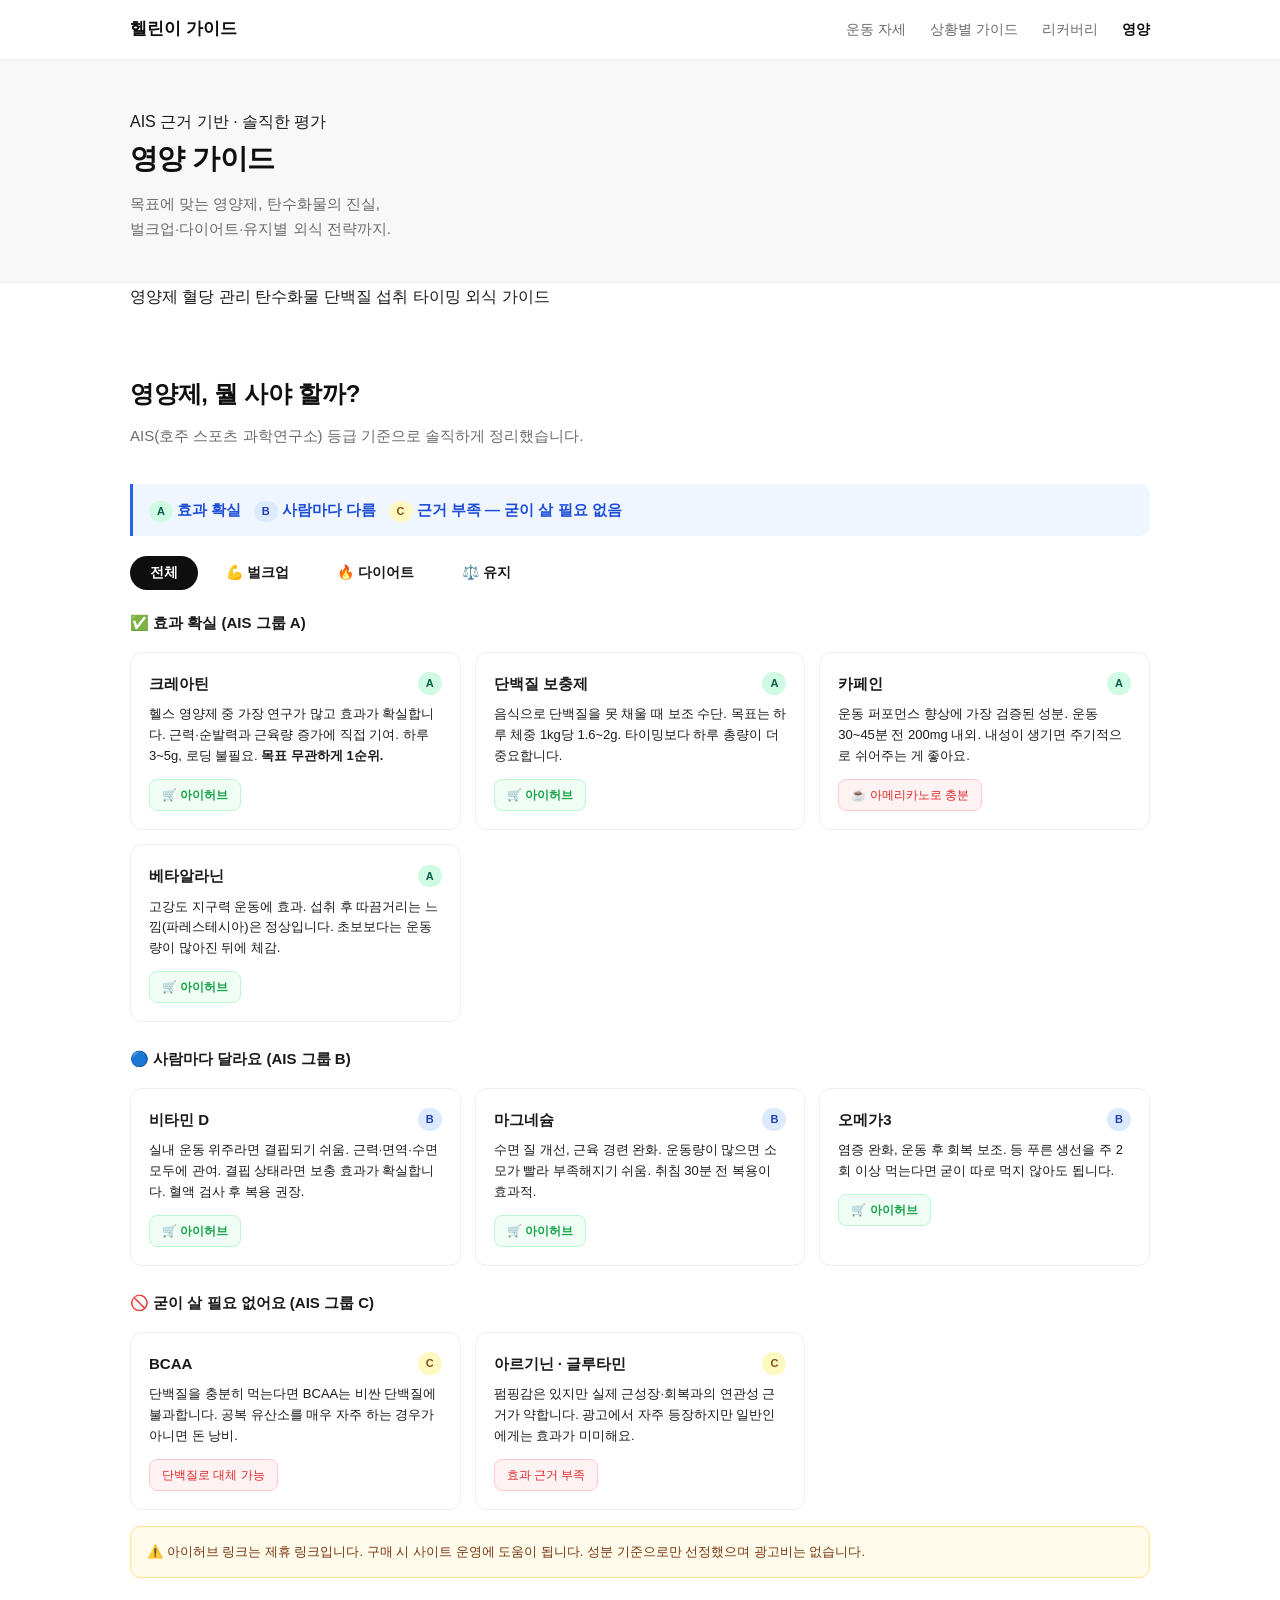
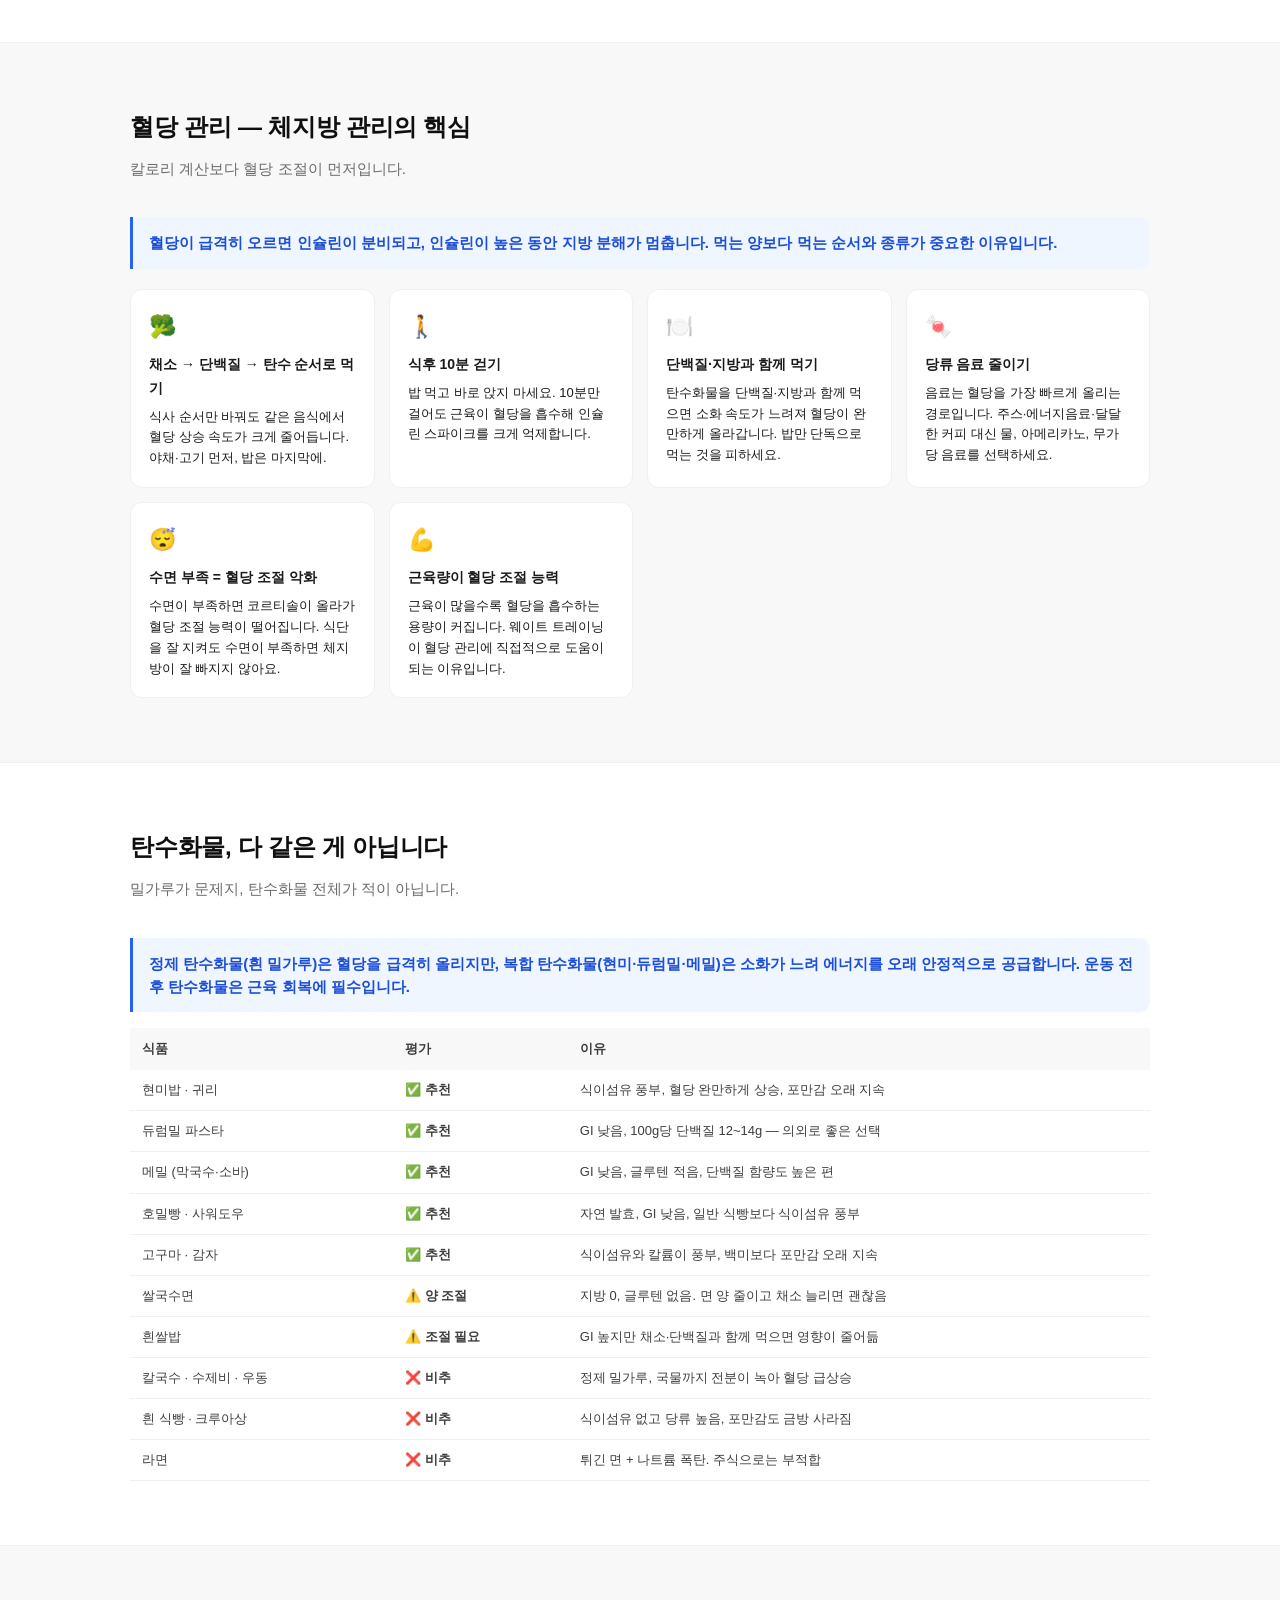
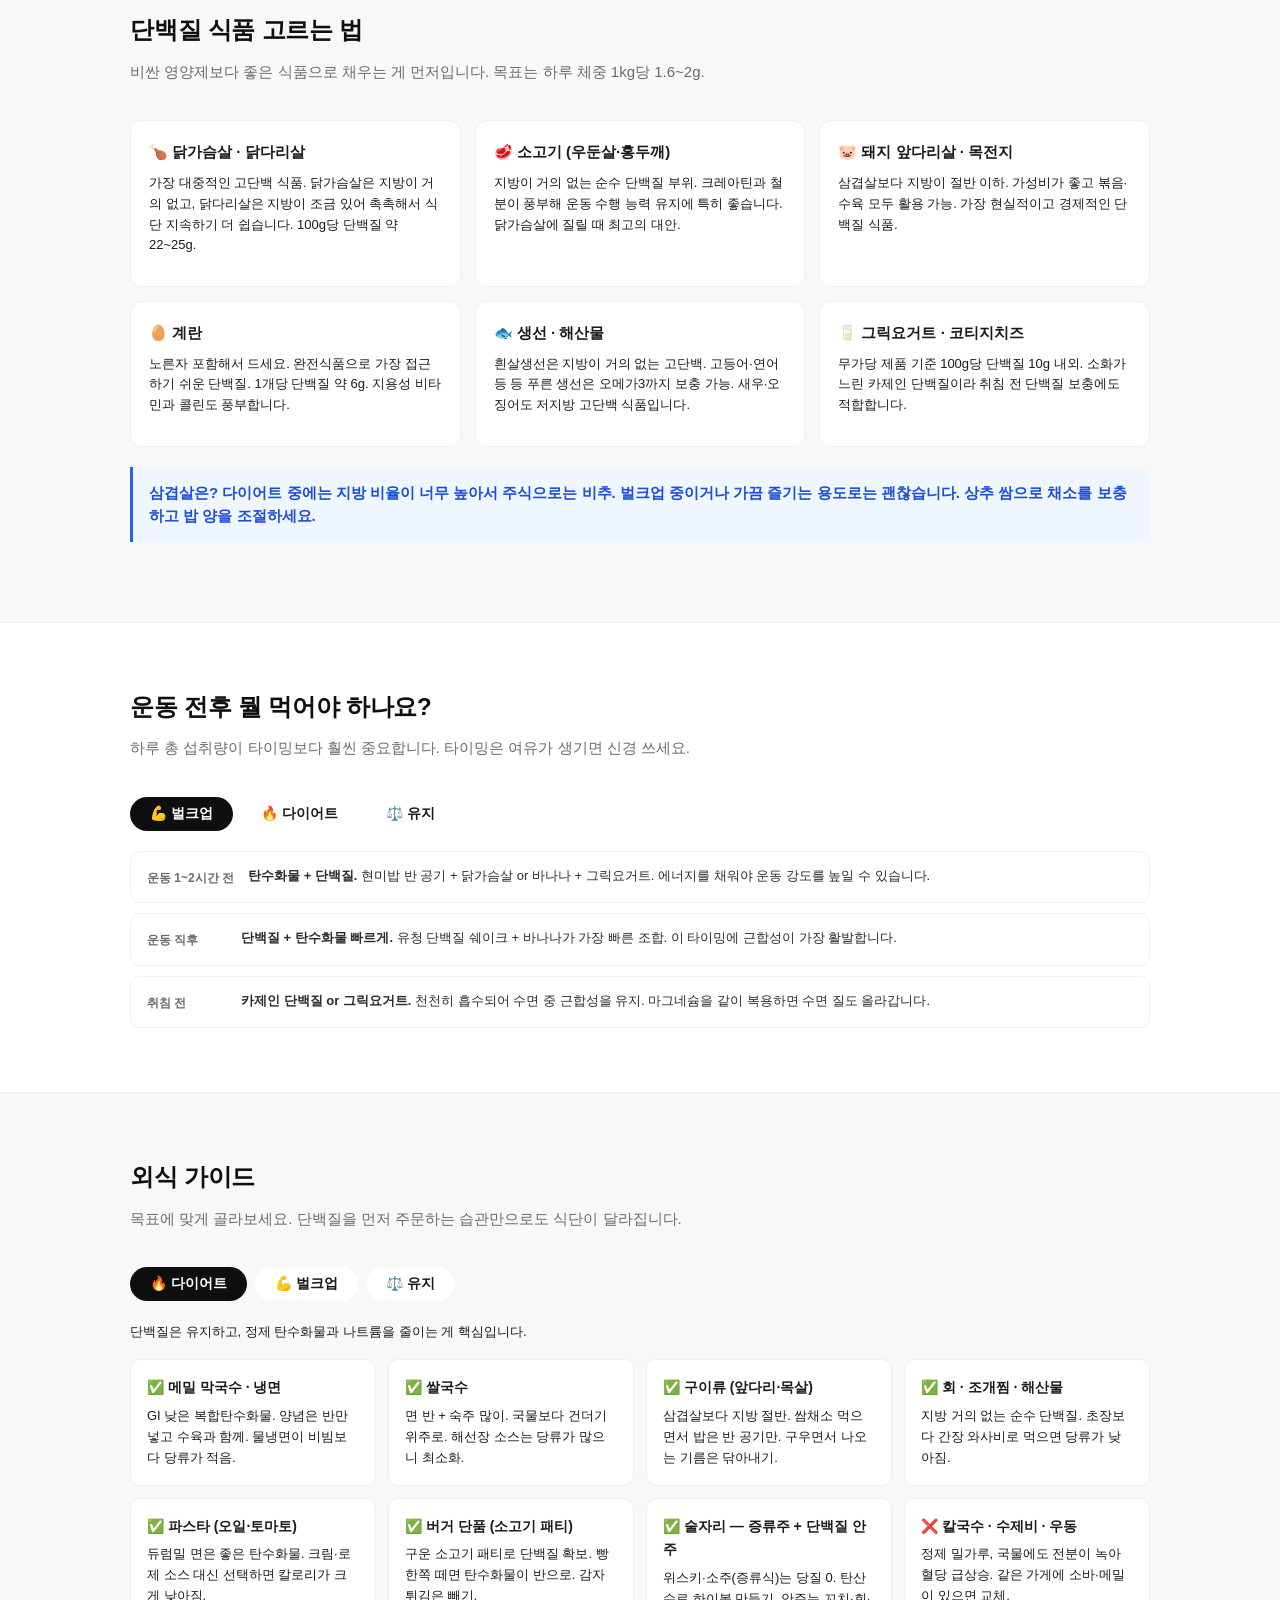
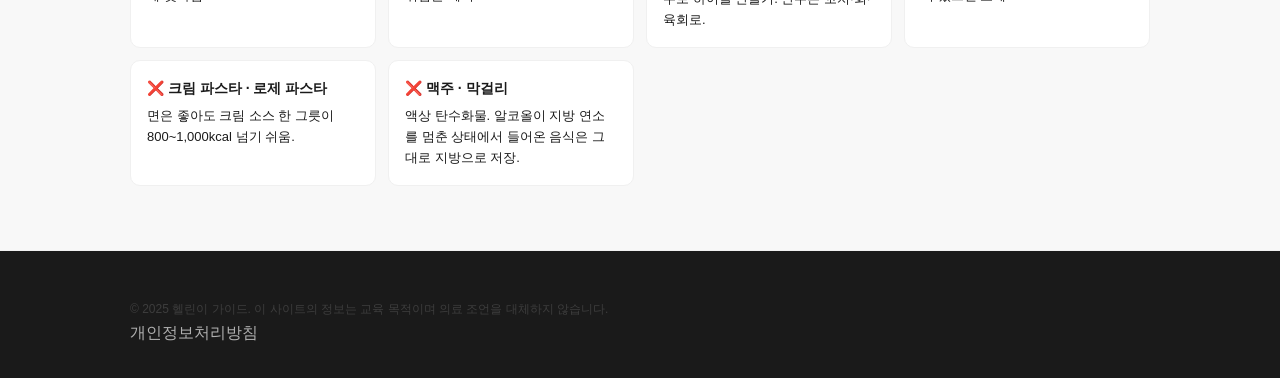
<file: pages/nutrition.html>
<!DOCTYPE html>
<html lang="ko">
<head>
  <meta charset="UTF-8" />
  <meta name="viewport" content="width=device-width, initial-scale=1.0" />
  <title>영양 가이드 — 헬린이 가이드</title>
  <meta name="description" content="벌크업·다이어트·유지별 영양 가이드. 영양제 AIS 등급 정리, 혈당 관리, 탄수화물 선택법, 목표별 외식 가이드." />
  <link rel="stylesheet" href="../css/style.css" />
  <style>
    .goal-tabs { display:flex; gap:8px; margin:20px 0; flex-wrap:wrap; }
    .goal-tab { padding:8px 20px; border-radius:20px; border:2px solid var(--gray-200); background:var(--white); font-size:14px; font-weight:600; cursor:pointer; color:var(--gray-600); transition:all 0.2s; }
    .goal-tab.active { border-color:var(--black); background:var(--black); color:var(--white); }
    .goal-content { display:none; }
    .goal-content.active { display:block; }

    .ais-badge { display:inline-block; padding:2px 8px; border-radius:12px; font-size:11px; font-weight:700; }
    .ais-a { background:#d1fae5; color:#065f46; }
    .ais-b { background:#dbeafe; color:#1e40af; }
    .ais-c { background:#fef9c3; color:#854d0e; }

    .supp-grid { display:grid; grid-template-columns:repeat(auto-fill,minmax(260px,1fr)); gap:14px; margin-top:16px; }
    .supp-card { background:var(--white); border:1px solid var(--gray-100); border-radius:12px; padding:18px; }
    .supp-header { display:flex; align-items:center; justify-content:space-between; margin-bottom:8px; }
    .supp-name { font-size:15px; font-weight:700; color:var(--gray-900); }
    .supp-verdict { font-size:13px; color:var(--gray-600); line-height:1.6; margin-bottom:12px; }
    .supp-verdict strong { color:var(--gray-900); }
    .supp-link { display:inline-flex; align-items:center; gap:5px; font-size:12px; font-weight:600; color:#16a34a; background:#f0fdf4; border:1px solid #bbf7d0; border-radius:8px; padding:5px 12px; text-decoration:none; }
    .supp-skip { font-size:12px; color:#dc2626; background:#fef2f2; border:1px solid #fecaca; border-radius:8px; padding:5px 12px; display:inline-block; }

    .carb-table { width:100%; border-collapse:collapse; margin-top:16px; font-size:13px; }
    .carb-table th { background:var(--gray-50); padding:10px 12px; text-align:left; font-weight:600; color:var(--gray-700); border-bottom:2px solid var(--gray-200); }
    .carb-table td { padding:9px 12px; border-bottom:1px solid var(--gray-100); color:var(--gray-700); }
    .ok { color:#16a34a; font-weight:600; }
    .bad { color:#dc2626; font-weight:600; }
    .caution { color:#d97706; font-weight:600; }

    .timing-list { list-style:none; padding:0; margin-top:16px; display:flex; flex-direction:column; gap:10px; }
    .timing-item { display:flex; gap:14px; align-items:flex-start; background:var(--white); border:1px solid var(--gray-100); border-radius:10px; padding:14px 16px; }
    .timing-when { font-size:12px; font-weight:700; color:var(--gray-500); min-width:80px; padding-top:2px; }
    .timing-what { font-size:13px; color:var(--gray-800); line-height:1.6; }

    .eat-subtabs { display:flex; gap:6px; margin:16px 0; flex-wrap:wrap; }
    .eat-subtab { padding:6px 14px; border-radius:16px; border:1px solid var(--gray-200); background:var(--white); font-size:12px; font-weight:600; cursor:pointer; color:var(--gray-500); transition:all 0.2s; }
    .eat-subtab.active { border-color:var(--gray-700); background:var(--gray-700); color:var(--white); }
    .eat-panel { display:none; }
    .eat-panel.active { display:block; }
    .eat-grid { display:grid; grid-template-columns:repeat(auto-fill,minmax(240px,1fr)); gap:12px; margin-top:12px; }
    .eat-card { background:var(--white); border:1px solid var(--gray-100); border-radius:10px; padding:16px; }
    .eat-title { font-size:14px; font-weight:700; color:var(--gray-900); margin-bottom:6px; }
    .eat-tip { font-size:13px; color:var(--gray-600); line-height:1.6; }

    .notice-box { background:#fffbeb; border:1px solid #fde68a; border-radius:10px; padding:14px 16px; font-size:13px; color:#78350f; margin-top:16px; }
    .info-grid { display:grid; grid-template-columns:repeat(auto-fill,minmax(240px,1fr)); gap:14px; margin-top:16px; }
    .info-card { background:var(--white); border:1px solid var(--gray-100); border-radius:12px; padding:18px; }
    .info-icon { font-size:22px; margin-bottom:8px; display:block; }
    .info-title { font-size:14px; font-weight:700; color:var(--gray-900); margin-bottom:6px; }
    .info-desc { font-size:13px; color:var(--gray-600); line-height:1.6; }
  </style>
</head>
<body>

  <header class="site-header">
    <div class="inner">
      <a href="/" class="logo">헬린이 가이드</a>
      <nav class="gnav">
        <a href="/pages/exercises.html">운동 자세</a>
        <a href="/pages/situations.html">상황별 가이드</a>
        <a href="/pages/recovery.html">리커버리</a>
        <a href="/pages/nutrition.html" style="color:var(--black);font-weight:700;">영양</a>
      </nav>
      <button class="nav-toggle" aria-label="메뉴 열기" onclick="toggleMenu()">☰</button>
    </div>
    <nav class="mobile-nav" id="mobileNav">
      <a href="/pages/exercises.html">운동 자세</a>
      <a href="/pages/situations.html">상황별 가이드</a>
      <a href="/pages/recovery.html">리커버리</a>
      <a href="/pages/nutrition.html">영양</a>
    </nav>
  </header>

  <section class="page-hero">
    <div class="inner">
      <p class="page-eyebrow">AIS 근거 기반 · 솔직한 평가</p>
      <h1 class="page-title">영양 가이드</h1>
      <p class="page-desc">목표에 맞는 영양제, 탄수화물의 진실,<br>벌크업·다이어트·유지별 외식 전략까지.</p>
    </div>
  </section>

  <nav class="tab-bar">
    <div class="inner tab-inner">
      <a href="#supplements" class="tab-btn">영양제</a>
      <a href="#blood-sugar" class="tab-btn">혈당 관리</a>
      <a href="#carbs" class="tab-btn">탄수화물</a>
      <a href="#protein" class="tab-btn">단백질</a>
      <a href="#timing" class="tab-btn">섭취 타이밍</a>
      <a href="#eat-out" class="tab-btn">외식 가이드</a>
    </div>
  </nav>


  <!-- ① 영양제 -->
  <section class="section" id="supplements">
    <div class="inner">
      <div class="section-head">
        <h2 class="section-title">영양제, 뭘 사야 할까?</h2>
        <p class="section-sub">AIS(호주 스포츠 과학연구소) 등급 기준으로 솔직하게 정리했습니다.</p>
      </div>

      <div class="answer-box" style="margin-bottom:20px;">
        <span class="ais-badge ais-a">A</span> 효과 확실 &nbsp;
        <span class="ais-badge ais-b">B</span> 사람마다 다름 &nbsp;
        <span class="ais-badge ais-c">C</span> 근거 부족 — 굳이 살 필요 없음
      </div>

      <div class="goal-tabs">
        <button class="goal-tab active" onclick="switchGoal('supp','all')">전체</button>
        <button class="goal-tab" onclick="switchGoal('supp','bulk')">💪 벌크업</button>
        <button class="goal-tab" onclick="switchGoal('supp','cut')">🔥 다이어트</button>
        <button class="goal-tab" onclick="switchGoal('supp','maintain')">⚖️ 유지</button>
      </div>

      <!-- 전체 -->
      <div id="supp-all" class="goal-content active">
        <h3 style="font-size:15px;font-weight:700;margin-bottom:12px;">✅ 효과 확실 (AIS 그룹 A)</h3>
        <div class="supp-grid">
          <div class="supp-card">
            <div class="supp-header"><span class="supp-name">크레아틴</span><span class="ais-badge ais-a">A</span></div>
            <p class="supp-verdict">헬스 영양제 중 가장 연구가 많고 효과가 확실합니다. 근력·순발력과 근육량 증가에 직접 기여. 하루 3~5g, 로딩 불필요. <strong>목표 무관하게 1순위.</strong></p>
            <a class="supp-link" href="https://www.iherb.com/c/creatine" target="_blank" rel="noopener sponsored">🛒 아이허브</a>
          </div>
          <div class="supp-card">
            <div class="supp-header"><span class="supp-name">단백질 보충제</span><span class="ais-badge ais-a">A</span></div>
            <p class="supp-verdict">음식으로 단백질을 못 채울 때 보조 수단. 목표는 하루 체중 1kg당 1.6~2g. 타이밍보다 하루 총량이 더 중요합니다.</p>
            <a class="supp-link" href="https://www.iherb.com/c/whey-protein" target="_blank" rel="noopener sponsored">🛒 아이허브</a>
          </div>
          <div class="supp-card">
            <div class="supp-header"><span class="supp-name">카페인</span><span class="ais-badge ais-a">A</span></div>
            <p class="supp-verdict">운동 퍼포먼스 향상에 가장 검증된 성분. 운동 30~45분 전 200mg 내외. 내성이 생기면 주기적으로 쉬어주는 게 좋아요.</p>
            <span class="supp-skip">☕ 아메리카노로 충분</span>
          </div>
          <div class="supp-card">
            <div class="supp-header"><span class="supp-name">베타알라닌</span><span class="ais-badge ais-a">A</span></div>
            <p class="supp-verdict">고강도 지구력 운동에 효과. 섭취 후 따끔거리는 느낌(파레스테시아)은 정상입니다. 초보보다는 운동량이 많아진 뒤에 체감.</p>
            <a class="supp-link" href="https://www.iherb.com/c/beta-alanine" target="_blank" rel="noopener sponsored">🛒 아이허브</a>
          </div>
        </div>

        <h3 style="font-size:15px;font-weight:700;margin:24px 0 12px;">🔵 사람마다 달라요 (AIS 그룹 B)</h3>
        <div class="supp-grid">
          <div class="supp-card">
            <div class="supp-header"><span class="supp-name">비타민 D</span><span class="ais-badge ais-b">B</span></div>
            <p class="supp-verdict">실내 운동 위주라면 결핍되기 쉬움. 근력·면역·수면 모두에 관여. 결핍 상태라면 보충 효과가 확실합니다. 혈액 검사 후 복용 권장.</p>
            <a class="supp-link" href="https://www.iherb.com/c/vitamin-d" target="_blank" rel="noopener sponsored">🛒 아이허브</a>
          </div>
          <div class="supp-card">
            <div class="supp-header"><span class="supp-name">마그네슘</span><span class="ais-badge ais-b">B</span></div>
            <p class="supp-verdict">수면 질 개선, 근육 경련 완화. 운동량이 많으면 소모가 빨라 부족해지기 쉬움. 취침 30분 전 복용이 효과적.</p>
            <a class="supp-link" href="https://www.iherb.com/c/magnesium" target="_blank" rel="noopener sponsored">🛒 아이허브</a>
          </div>
          <div class="supp-card">
            <div class="supp-header"><span class="supp-name">오메가3</span><span class="ais-badge ais-b">B</span></div>
            <p class="supp-verdict">염증 완화, 운동 후 회복 보조. 등 푸른 생선을 주 2회 이상 먹는다면 굳이 따로 먹지 않아도 됩니다.</p>
            <a class="supp-link" href="https://www.iherb.com/c/fish-oil" target="_blank" rel="noopener sponsored">🛒 아이허브</a>
          </div>
        </div>

        <h3 style="font-size:15px;font-weight:700;margin:24px 0 12px;">🚫 굳이 살 필요 없어요 (AIS 그룹 C)</h3>
        <div class="supp-grid">
          <div class="supp-card">
            <div class="supp-header"><span class="supp-name">BCAA</span><span class="ais-badge ais-c">C</span></div>
            <p class="supp-verdict">단백질을 충분히 먹는다면 BCAA는 비싼 단백질에 불과합니다. 공복 유산소를 매우 자주 하는 경우가 아니면 돈 낭비.</p>
            <span class="supp-skip">단백질로 대체 가능</span>
          </div>
          <div class="supp-card">
            <div class="supp-header"><span class="supp-name">아르기닌 · 글루타민</span><span class="ais-badge ais-c">C</span></div>
            <p class="supp-verdict">펌핑감은 있지만 실제 근성장·회복과의 연관성 근거가 약합니다. 광고에서 자주 등장하지만 일반인에게는 효과가 미미해요.</p>
            <span class="supp-skip">효과 근거 부족</span>
          </div>
        </div>
      </div>

      <!-- 벌크업 -->
      <div id="supp-bulk" class="goal-content">
        <div class="answer-box" style="margin-bottom:16px;">💪 <strong>벌크업 우선순위:</strong> 크레아틴 → 단백질 보충제 → 카페인 → 베타알라닌 순으로 도입하세요.</div>
        <div class="supp-grid">
          <div class="supp-card">
            <div class="supp-header"><span class="supp-name">크레아틴</span><span class="ais-badge ais-a">A</span></div>
            <p class="supp-verdict">근육에 수분을 머금게 해 볼륨감과 실제 근력을 동시에 높여줍니다. 벌크업 중 가장 효과적. 하루 5g 꾸준히.</p>
            <a class="supp-link" href="https://www.iherb.com/c/creatine" target="_blank" rel="noopener sponsored">🛒 아이허브</a>
          </div>
          <div class="supp-card">
            <div class="supp-header"><span class="supp-name">단백질 보충제</span><span class="ais-badge ais-a">A</span></div>
            <p class="supp-verdict">벌크업 시 단백질 목표량(체중×2g)을 음식만으로 채우기 어렵습니다. 운동 후 쉐이크 1스쿱으로 보조.</p>
            <a class="supp-link" href="https://www.iherb.com/c/whey-protein" target="_blank" rel="noopener sponsored">🛒 아이허브</a>
          </div>
          <div class="supp-card">
            <div class="supp-header"><span class="supp-name">베타알라닌</span><span class="ais-badge ais-a">A</span></div>
            <p class="supp-verdict">고반복 세트 위주의 벌크업 훈련에 효과적. 마지막 세트를 버티는 힘을 늘려줍니다.</p>
            <a class="supp-link" href="https://www.iherb.com/c/beta-alanine" target="_blank" rel="noopener sponsored">🛒 아이허브</a>
          </div>
        </div>
      </div>

      <!-- 다이어트 -->
      <div id="supp-cut" class="goal-content">
        <div class="answer-box" style="margin-bottom:16px;">🔥 <strong>다이어트 우선순위:</strong> 단백질(근손실 방지) → 카페인(지방 연소) → 크레아틴(근력 유지) 순. 행사·사진 촬영 3~4일 전에는 크레아틴을 잠시 중단하면 수분이 빠지면서 선명도가 올라갑니다.</div>
        <div class="supp-grid">
          <div class="supp-card">
            <div class="supp-header"><span class="supp-name">단백질 보충제</span><span class="ais-badge ais-a">A</span></div>
            <p class="supp-verdict">다이어트 중 가장 중요한 영양제. 칼로리를 줄여도 단백질은 줄이면 안 됩니다. 근손실 없이 체지방만 빼려면 단백질이 최우선.</p>
            <a class="supp-link" href="https://www.iherb.com/c/whey-protein" target="_blank" rel="noopener sponsored">🛒 아이허브</a>
          </div>
          <div class="supp-card">
            <div class="supp-header"><span class="supp-name">카페인</span><span class="ais-badge ais-a">A</span></div>
            <p class="supp-verdict">공복 유산소 전 카페인은 지방 연소 효율을 높입니다. 아메리카노 1~2잔으로 충분. 단, 수분도 충분히 마셔야 합니다.</p>
            <span class="supp-skip">☕ 커피로 충분</span>
          </div>
          <div class="supp-card">
            <div class="supp-header"><span class="supp-name">마그네슘</span><span class="ais-badge ais-b">B</span></div>
            <p class="supp-verdict">저칼로리 식단 중 미네랄이 부족해지기 쉬움. 수면 질 개선으로 코르티솔(스트레스 호르몬)을 억제해 체지방 관리에 간접적으로 도움.</p>
            <a class="supp-link" href="https://www.iherb.com/c/magnesium" target="_blank" rel="noopener sponsored">🛒 아이허브</a>
          </div>
        </div>
      </div>

      <!-- 유지 -->
      <div id="supp-maintain" class="goal-content">
        <div class="answer-box" style="margin-bottom:16px;">⚖️ <strong>유지어터 우선순위:</strong> 크레아틴 + 비타민 D + 마그네슘이면 충분합니다. 더 추가할 필요 없어요.</div>
        <div class="supp-grid">
          <div class="supp-card">
            <div class="supp-header"><span class="supp-name">크레아틴</span><span class="ais-badge ais-a">A</span></div>
            <p class="supp-verdict">유지 기간에도 꾸준히 복용하면 됩니다. 근력 유지와 운동 퀄리티를 지키는 데 가장 효율적인 영양제.</p>
            <a class="supp-link" href="https://www.iherb.com/c/creatine" target="_blank" rel="noopener sponsored">🛒 아이허브</a>
          </div>
          <div class="supp-card">
            <div class="supp-header"><span class="supp-name">비타민 D + 마그네슘</span><span class="ais-badge ais-b">B</span></div>
            <p class="supp-verdict">장기 건강 유지. 비타민 D는 실내 생활이 많은 경우 특히 중요. 마그네슘은 수면 질 관리에 도움.</p>
            <a class="supp-link" href="https://www.iherb.com/c/vitamin-d" target="_blank" rel="noopener sponsored">🛒 아이허브</a>
          </div>
        </div>
      </div>

      <div class="notice-box">⚠️ 아이허브 링크는 제휴 링크입니다. 구매 시 사이트 운영에 도움이 됩니다. 성분 기준으로만 선정했으며 광고비는 없습니다.</div>
    </div>
  </section>


  <!-- ② 혈당 관리 -->
  <section class="section section-alt" id="blood-sugar">
    <div class="inner">
      <div class="section-head">
        <h2 class="section-title">혈당 관리 — 체지방 관리의 핵심</h2>
        <p class="section-sub">칼로리 계산보다 혈당 조절이 먼저입니다.</p>
      </div>
      <div class="answer-box" style="margin-bottom:20px;">
        혈당이 급격히 오르면 인슐린이 분비되고, <strong>인슐린이 높은 동안 지방 분해가 멈춥니다.</strong> 먹는 양보다 먹는 순서와 종류가 중요한 이유입니다.
      </div>

      <div class="info-grid">
        <div class="info-card">
          <span class="info-icon">🥦</span>
          <div class="info-title">채소 → 단백질 → 탄수 순서로 먹기</div>
          <p class="info-desc">식사 순서만 바꿔도 같은 음식에서 혈당 상승 속도가 크게 줄어듭니다. 야채·고기 먼저, 밥은 마지막에.</p>
        </div>
        <div class="info-card">
          <span class="info-icon">🚶</span>
          <div class="info-title">식후 10분 걷기</div>
          <p class="info-desc">밥 먹고 바로 앉지 마세요. 10분만 걸어도 근육이 혈당을 흡수해 인슐린 스파이크를 크게 억제합니다.</p>
        </div>
        <div class="info-card">
          <span class="info-icon">🍽️</span>
          <div class="info-title">단백질·지방과 함께 먹기</div>
          <p class="info-desc">탄수화물을 단백질·지방과 함께 먹으면 소화 속도가 느려져 혈당이 완만하게 올라갑니다. 밥만 단독으로 먹는 것을 피하세요.</p>
        </div>
        <div class="info-card">
          <span class="info-icon">🍬</span>
          <div class="info-title">당류 음료 줄이기</div>
          <p class="info-desc">음료는 혈당을 가장 빠르게 올리는 경로입니다. 주스·에너지음료·달달한 커피 대신 물, 아메리카노, 무가당 음료를 선택하세요.</p>
        </div>
        <div class="info-card">
          <span class="info-icon">😴</span>
          <div class="info-title">수면 부족 = 혈당 조절 악화</div>
          <p class="info-desc">수면이 부족하면 코르티솔이 올라가 혈당 조절 능력이 떨어집니다. 식단을 잘 지켜도 수면이 부족하면 체지방이 잘 빠지지 않아요.</p>
        </div>
        <div class="info-card">
          <span class="info-icon">💪</span>
          <div class="info-title">근육량이 혈당 조절 능력</div>
          <p class="info-desc">근육이 많을수록 혈당을 흡수하는 용량이 커집니다. 웨이트 트레이닝이 혈당 관리에 직접적으로 도움이 되는 이유입니다.</p>
        </div>
      </div>
    </div>
  </section>


  <!-- ③ 탄수화물 -->
  <section class="section" id="carbs">
    <div class="inner">
      <div class="section-head">
        <h2 class="section-title">탄수화물, 다 같은 게 아닙니다</h2>
        <p class="section-sub">밀가루가 문제지, 탄수화물 전체가 적이 아닙니다.</p>
      </div>
      <div class="answer-box" style="margin-bottom:16px;">
        정제 탄수화물(흰 밀가루)은 혈당을 급격히 올리지만, 복합 탄수화물(현미·듀럼밀·메밀)은 소화가 느려 에너지를 오래 안정적으로 공급합니다. 운동 전후 탄수화물은 근육 회복에 필수입니다.
      </div>
      <table class="carb-table">
        <thead>
          <tr><th>식품</th><th>평가</th><th>이유</th></tr>
        </thead>
        <tbody>
          <tr><td>현미밥 · 귀리</td><td class="ok">✅ 추천</td><td>식이섬유 풍부, 혈당 완만하게 상승, 포만감 오래 지속</td></tr>
          <tr><td>듀럼밀 파스타</td><td class="ok">✅ 추천</td><td>GI 낮음, 100g당 단백질 12~14g — 의외로 좋은 선택</td></tr>
          <tr><td>메밀 (막국수·소바)</td><td class="ok">✅ 추천</td><td>GI 낮음, 글루텐 적음, 단백질 함량도 높은 편</td></tr>
          <tr><td>호밀빵 · 사워도우</td><td class="ok">✅ 추천</td><td>자연 발효, GI 낮음, 일반 식빵보다 식이섬유 풍부</td></tr>
          <tr><td>고구마 · 감자</td><td class="ok">✅ 추천</td><td>식이섬유와 칼륨이 풍부, 백미보다 포만감 오래 지속</td></tr>
          <tr><td>쌀국수면</td><td class="caution">⚠️ 양 조절</td><td>지방 0, 글루텐 없음. 면 양 줄이고 채소 늘리면 괜찮음</td></tr>
          <tr><td>흰쌀밥</td><td class="caution">⚠️ 조절 필요</td><td>GI 높지만 채소·단백질과 함께 먹으면 영향이 줄어듦</td></tr>
          <tr><td>칼국수 · 수제비 · 우동</td><td class="bad">❌ 비추</td><td>정제 밀가루, 국물까지 전분이 녹아 혈당 급상승</td></tr>
          <tr><td>흰 식빵 · 크루아상</td><td class="bad">❌ 비추</td><td>식이섬유 없고 당류 높음, 포만감도 금방 사라짐</td></tr>
          <tr><td>라면</td><td class="bad">❌ 비추</td><td>튀긴 면 + 나트륨 폭탄. 주식으로는 부적합</td></tr>
        </tbody>
      </table>
    </div>
  </section>

  <!-- ④ 단백질 -->
  <section class="section section-alt" id="protein">
    <div class="inner">
      <div class="section-head">
        <h2 class="section-title">단백질 식품 고르는 법</h2>
        <p class="section-sub">비싼 영양제보다 좋은 식품으로 채우는 게 먼저입니다. 목표는 하루 체중 1kg당 1.6~2g.</p>
      </div>
      <div class="supp-grid">
        <div class="supp-card">
          <div class="supp-header"><span class="supp-name">🍗 닭가슴살 · 닭다리살</span></div>
          <p class="supp-verdict">가장 대중적인 고단백 식품. 닭가슴살은 지방이 거의 없고, 닭다리살은 지방이 조금 있어 촉촉해서 식단 지속하기 더 쉽습니다. 100g당 단백질 약 22~25g.</p>
        </div>
        <div class="supp-card">
          <div class="supp-header"><span class="supp-name">🥩 소고기 (우둔살·홍두깨)</span></div>
          <p class="supp-verdict">지방이 거의 없는 순수 단백질 부위. 크레아틴과 철분이 풍부해 운동 수행 능력 유지에 특히 좋습니다. 닭가슴살에 질릴 때 최고의 대안.</p>
        </div>
        <div class="supp-card">
          <div class="supp-header"><span class="supp-name">🐷 돼지 앞다리살 · 목전지</span></div>
          <p class="supp-verdict">삼겹살보다 지방이 절반 이하. 가성비가 좋고 볶음·수육 모두 활용 가능. 가장 현실적이고 경제적인 단백질 식품.</p>
        </div>
        <div class="supp-card">
          <div class="supp-header"><span class="supp-name">🥚 계란</span></div>
          <p class="supp-verdict">노른자 포함해서 드세요. 완전식품으로 가장 접근하기 쉬운 단백질. 1개당 단백질 약 6g. 지용성 비타민과 콜린도 풍부합니다.</p>
        </div>
        <div class="supp-card">
          <div class="supp-header"><span class="supp-name">🐟 생선 · 해산물</span></div>
          <p class="supp-verdict">흰살생선은 지방이 거의 없는 고단백. 고등어·연어 등 등 푸른 생선은 오메가3까지 보충 가능. 새우·오징어도 저지방 고단백 식품입니다.</p>
        </div>
        <div class="supp-card">
          <div class="supp-header"><span class="supp-name">🥛 그릭요거트 · 코티지치즈</span></div>
          <p class="supp-verdict">무가당 제품 기준 100g당 단백질 10g 내외. 소화가 느린 카제인 단백질이라 취침 전 단백질 보충에도 적합합니다.</p>
        </div>
      </div>
      <div class="answer-box" style="margin-top:20px;">
        <strong>삼겹살은?</strong> 다이어트 중에는 지방 비율이 너무 높아서 주식으로는 비추. 벌크업 중이거나 가끔 즐기는 용도로는 괜찮습니다. 상추 쌈으로 채소를 보충하고 밥 양을 조절하세요.
      </div>
    </div>
  </section>

  <!-- ⑤ 섭취 타이밍 -->
  <section class="section" id="timing">
    <div class="inner">
      <div class="section-head">
        <h2 class="section-title">운동 전후 뭘 먹어야 하나요?</h2>
        <p class="section-sub">하루 총 섭취량이 타이밍보다 훨씬 중요합니다. 타이밍은 여유가 생기면 신경 쓰세요.</p>
      </div>

      <div class="goal-tabs">
        <button class="goal-tab active" onclick="switchGoal('timing','bulk')">💪 벌크업</button>
        <button class="goal-tab" onclick="switchGoal('timing','cut')">🔥 다이어트</button>
        <button class="goal-tab" onclick="switchGoal('timing','maintain')">⚖️ 유지</button>
      </div>

      <div id="timing-bulk" class="goal-content active">
        <ul class="timing-list">
          <li class="timing-item">
            <span class="timing-when">운동 1~2시간 전</span>
            <span class="timing-what"><strong>탄수화물 + 단백질.</strong> 현미밥 반 공기 + 닭가슴살 or 바나나 + 그릭요거트. 에너지를 채워야 운동 강도를 높일 수 있습니다.</span>
          </li>
          <li class="timing-item">
            <span class="timing-when">운동 직후</span>
            <span class="timing-what"><strong>단백질 + 탄수화물 빠르게.</strong> 유청 단백질 쉐이크 + 바나나가 가장 빠른 조합. 이 타이밍에 근합성이 가장 활발합니다.</span>
          </li>
          <li class="timing-item">
            <span class="timing-when">취침 전</span>
            <span class="timing-what"><strong>카제인 단백질 or 그릭요거트.</strong> 천천히 흡수되어 수면 중 근합성을 유지. 마그네슘을 같이 복용하면 수면 질도 올라갑니다.</span>
          </li>
        </ul>
      </div>

      <div id="timing-cut" class="goal-content">
        <ul class="timing-list">
          <li class="timing-item">
            <span class="timing-when">공복 유산소 전</span>
            <span class="timing-what"><strong>물만 마시고 출발.</strong> 공복에 유산소를 하면 체지방 연소 효율이 높습니다. 뭔가 먹으면 위장이 불편하고 지방보다 음식 칼로리를 먼저 태웁니다.</span>
          </li>
          <li class="timing-item">
            <span class="timing-when">운동 30분 전</span>
            <span class="timing-what"><strong>카페인(아메리카노).</strong> 지방 연소 효율을 높이고 퍼포먼스를 향상시킵니다. 탄수화물은 최소화.</span>
          </li>
          <li class="timing-item">
            <span class="timing-when">운동 직후</span>
            <span class="timing-what"><strong>단백질 우선.</strong> 근손실 방지가 최우선. 유청 단백질 or 닭가슴살. 탄수화물은 소량만 — 혈당을 과도하게 올릴 필요 없습니다.</span>
          </li>
          <li class="timing-item">
            <span class="timing-when">취침 전</span>
            <span class="timing-what"><strong>무가당 그릭요거트 or 카제인.</strong> 칼로리는 낮게, 단백질은 채우기. 마그네슘 복용하면 수면과 코르티솔 관리에 도움.</span>
          </li>
        </ul>
      </div>

      <div id="timing-maintain" class="goal-content">
        <ul class="timing-list">
          <li class="timing-item">
            <span class="timing-when">운동 전</span>
            <span class="timing-what"><strong>평소 식사로 충분.</strong> 특별히 추가할 것 없습니다. 카페인(커피)으로 집중력을 올리는 정도면 OK.</span>
          </li>
          <li class="timing-item">
            <span class="timing-when">운동 직후</span>
            <span class="timing-what"><strong>단백질 20~30g.</strong> 음식으로 채우기 어려우면 단백질 보충제 활용. 탄수화물은 일반 식사로 해결.</span>
          </li>
        </ul>
      </div>
    </div>
  </section>


  <!-- ⑥ 외식 가이드 -->
  <section class="section section-alt" id="eat-out">
    <div class="inner">
      <div class="section-head">
        <h2 class="section-title">외식 가이드</h2>
        <p class="section-sub">목표에 맞게 골라보세요. 단백질을 먼저 주문하는 습관만으로도 식단이 달라집니다.</p>
      </div>

      <div class="goal-tabs">
        <button class="goal-tab active" onclick="switchGoal('eat','cut')">🔥 다이어트</button>
        <button class="goal-tab" onclick="switchGoal('eat','bulk')">💪 벌크업</button>
        <button class="goal-tab" onclick="switchGoal('eat','maintain')">⚖️ 유지</button>
      </div>

      <!-- 다이어트 -->
      <div id="eat-cut" class="goal-content active">
        <p style="font-size:13px;color:var(--gray-600);margin:0 0 16px;">단백질은 유지하고, 정제 탄수화물과 나트륨을 줄이는 게 핵심입니다.</p>
        <div class="eat-grid">
          <div class="eat-card"><div class="eat-title">✅ 메밀 막국수 · 냉면</div><p class="eat-tip">GI 낮은 복합탄수화물. 양념은 반만 넣고 수육과 함께. 물냉면이 비빔보다 당류가 적음.</p></div>
          <div class="eat-card"><div class="eat-title">✅ 쌀국수</div><p class="eat-tip">면 반 + 숙주 많이. 국물보다 건더기 위주로. 해선장 소스는 당류가 많으니 최소화.</p></div>
          <div class="eat-card"><div class="eat-title">✅ 구이류 (앞다리·목살)</div><p class="eat-tip">삼겹살보다 지방 절반. 쌈채소 먹으면서 밥은 반 공기만. 구우면서 나오는 기름은 닦아내기.</p></div>
          <div class="eat-card"><div class="eat-title">✅ 회 · 조개찜 · 해산물</div><p class="eat-tip">지방 거의 없는 순수 단백질. 초장보다 간장 와사비로 먹으면 당류가 낮아짐.</p></div>
          <div class="eat-card"><div class="eat-title">✅ 파스타 (오일·토마토)</div><p class="eat-tip">듀럼밀 면은 좋은 탄수화물. 크림·로제 소스 대신 선택하면 칼로리가 크게 낮아짐.</p></div>
          <div class="eat-card"><div class="eat-title">✅ 버거 단품 (소고기 패티)</div><p class="eat-tip">구운 소고기 패티로 단백질 확보. 빵 한쪽 떼면 탄수화물이 반으로. 감자튀김은 빼기.</p></div>
          <div class="eat-card"><div class="eat-title">✅ 술자리 — 증류주 + 단백질 안주</div><p class="eat-tip">위스키·소주(증류식)는 당질 0. 탄산수로 하이볼 만들기. 안주는 꼬치·회·육회로.</p></div>
          <div class="eat-card"><div class="eat-title">❌ 칼국수 · 수제비 · 우동</div><p class="eat-tip">정제 밀가루, 국물에도 전분이 녹아 혈당 급상승. 같은 가게에 소바·메밀이 있으면 교체.</p></div>
          <div class="eat-card"><div class="eat-title">❌ 크림 파스타 · 로제 파스타</div><p class="eat-tip">면은 좋아도 크림 소스 한 그릇이 800~1,000kcal 넘기 쉬움.</p></div>
          <div class="eat-card"><div class="eat-title">❌ 맥주 · 막걸리</div><p class="eat-tip">액상 탄수화물. 알코올이 지방 연소를 멈춘 상태에서 들어온 음식은 그대로 지방으로 저장.</p></div>
        </div>
      </div>

      <!-- 벌크업 -->
      <div id="eat-bulk" class="goal-content">
        <p style="font-size:13px;color:var(--gray-600);margin:0 0 16px;">칼로리를 충분히 채우되 단백질 비율을 높이는 게 목표입니다.</p>
        <div class="eat-grid">
          <div class="eat-card"><div class="eat-title">✅ 스테이크</div><p class="eat-tip">단백질 밀도 최고. 감자나 빵 사이드로 칼로리 채우기. 소스는 마음껏.</p></div>
          <div class="eat-card"><div class="eat-title">✅ 파스타 (토마토·라구·크림)</div><p class="eat-tip">듀럼밀 면은 좋은 탄수화물. 소고기 라구 소스면 단백질도 보충. 벌크업 시 크림 소스도 OK.</p></div>
          <div class="eat-card"><div class="eat-title">✅ 보쌈 · 수육 정식</div><p class="eat-tip">삶아서 기름 뺀 돼지고기. 쌈채소와 함께 식이섬유도 보충. 밥 넉넉히 곁들여 칼로리 채우기.</p></div>
          <div class="eat-card"><div class="eat-title">✅ 찜닭</div><p class="eat-tip">닭고기 단백질 풍부. 당면까지 먹으면 탄수화물도 채워짐. 벌크업 칼로리 채우기에 최적.</p></div>
          <div class="eat-card"><div class="eat-title">✅ 초밥 · 사시미</div><p class="eat-tip">생선 단백질 + 밥 탄수화물. 여러 생선으로 다양한 영양소 섭취 가능.</p></div>
          <div class="eat-card"><div class="eat-title">✅ 버거</div><p class="eat-tip">소고기 패티로 단백질 충분히. 감자튀김과 함께 먹으면 칼로리도 채워짐. 벌크업 중엔 세트로.</p></div>
        </div>
      </div>

      <!-- 유지 -->
      <div id="eat-maintain" class="goal-content">
        <p style="font-size:13px;color:var(--gray-600);margin:0 0 16px;">과식만 안 하면 됩니다. 단백질 챙기고 정제 탄수화물은 적당히.</p>
        <div class="eat-grid">
          <div class="eat-card"><div class="eat-title">✅ 단백질 먼저 먹는 습관</div><p class="eat-tip">어떤 음식이든 고기·생선·계란을 먼저 먹고, 밥·면·빵은 나중에. 이 순서만으로도 혈당 관리가 됩니다.</p></div>
          <div class="eat-card"><div class="eat-title">✅ 복합탄수 위주로</div><p class="eat-tip">파스타·쌀국수·막국수·현미밥은 유지어터에게 편하게 즐길 수 있는 선택입니다.</p></div>
          <div class="eat-card"><div class="eat-title">✅ 삼겹살도 가끔은 OK</div><p class="eat-tip">유지 기간에는 가끔 먹어도 상관없음. 채소 보충하고 밥 양만 조절.</p></div>
          <div class="eat-card"><div class="eat-title">⚠️ 자주 먹으면 주의</div><p class="eat-tip">칼국수·우동·크림파스타는 자주 먹으면 서서히 체중이 올라갈 수 있음. 주 1~2회 이하로.</p></div>
        </div>
      </div>

    </div>
  </section>

  <footer

  <footer class="site-footer">
    <div class="inner">
      <p class="footer-copy">© 2025 헬린이 가이드. 이 사이트의 정보는 교육 목적이며 의료 조언을 대체하지 않습니다.</p>
      <nav class="footer-nav"><a href="/privacy.html">개인정보처리방침</a></nav>
    </div>
  </footer>

  <script src="../js/main.js"></script>
  <script>
    function switchGoal(section, goal) {
      document.querySelectorAll(`[id^="${section}-"]`).forEach(el => {
        el.classList.remove('active');
      });
      const target = document.getElementById(`${section}-${goal}`);
      if (target) target.classList.add('active');

      if (target) {
        const parentEl = target.closest('.section') || target.closest('.inner');
        if (parentEl) {
          parentEl.querySelectorAll('.goal-tab').forEach(btn => {
            btn.classList.toggle('active', btn.getAttribute('onclick').includes(`'${goal}'`));
          });
        }
      }
    }

    function switchEat(goal, sub) {
      document.querySelectorAll(`[id^="${goal}-"]`).forEach(el => {
        if (el.classList.contains('eat-panel')) el.classList.remove('active');
      });
      const target = document.getElementById(`${goal}-${sub}`);
      if (target) target.classList.add('active');

      if (event && event.target) {
        const btn = event.target;
        const subtabs = btn.closest('.eat-subtabs');
        if (subtabs) subtabs.querySelectorAll('.eat-subtab').forEach(b => b.classList.remove('active'));
        btn.classList.add('active');
      }
    }
  </script>
</body>
</html>
</file>
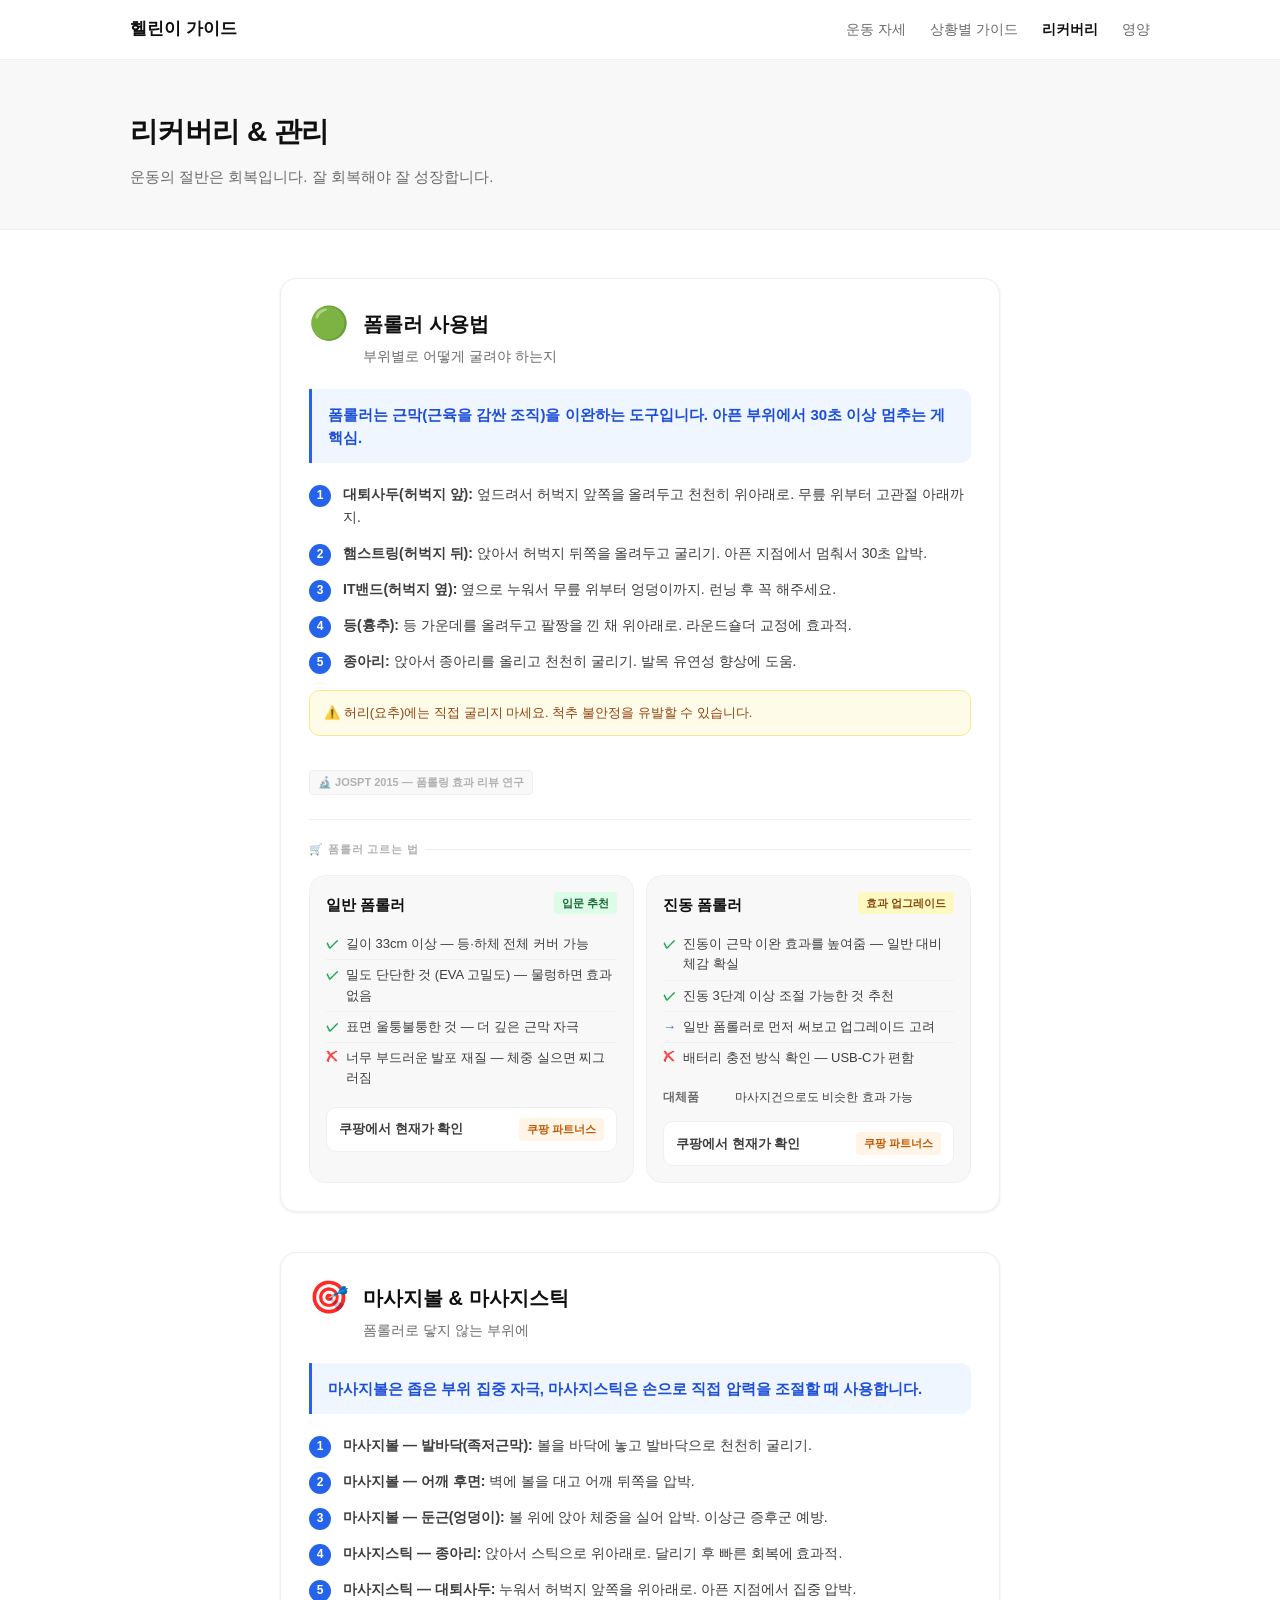
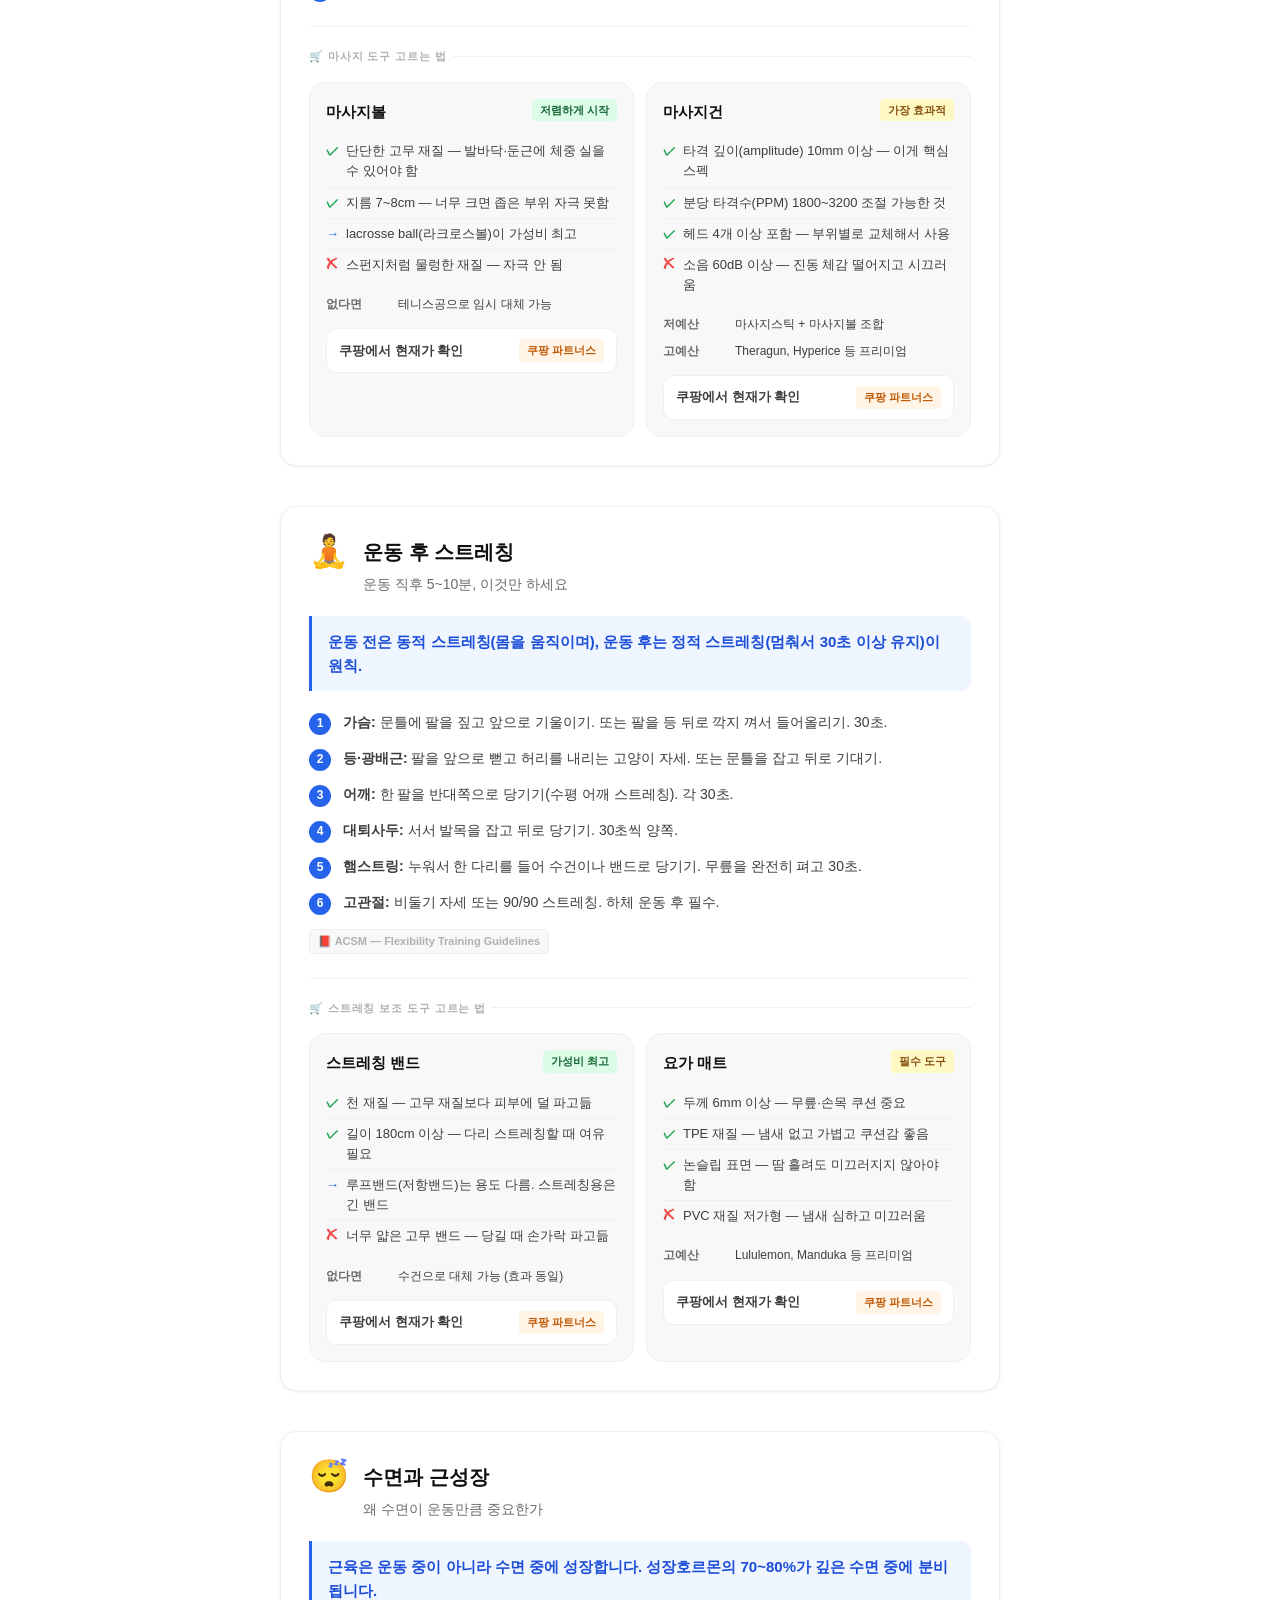
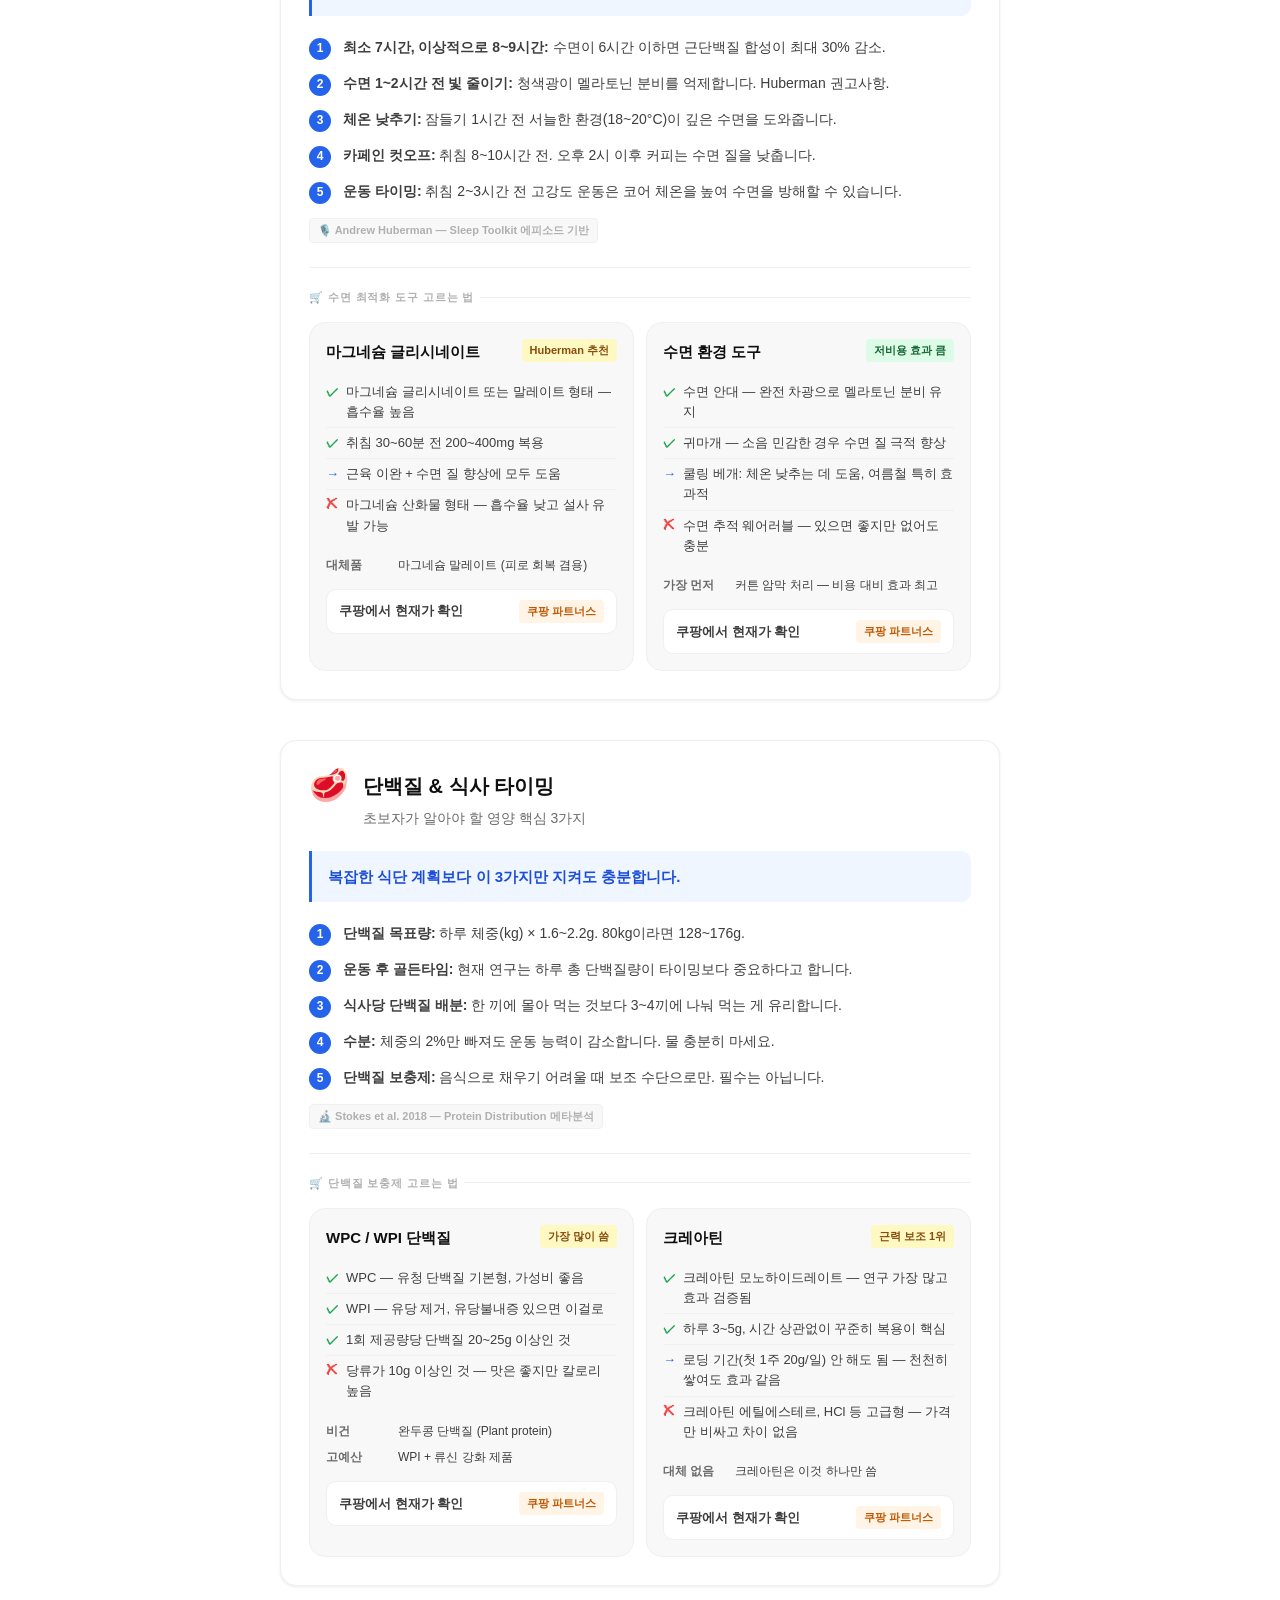
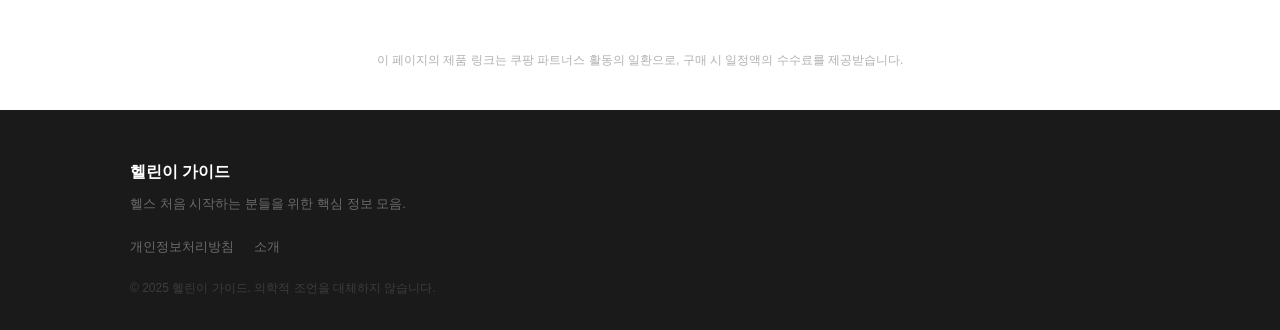
<file: pages/recovery.html>
<!DOCTYPE html>
<html lang="ko">
<head>
  <meta charset="UTF-8" />
  <meta name="viewport" content="width=device-width, initial-scale=1.0" />
  <title>리커버리 가이드 — 헬린이 가이드</title>
  <meta name="description" content="폼롤러 사용법, 운동 후 스트레칭, 수면과 근성장의 관계. 운동만큼 중요한 회복 방법과 도구 선택 가이드." />
  <link rel="stylesheet" href="../css/style.css" />
</head>
<body>

  <header class="site-header">
    <div class="inner">
      <a href="/" class="logo">헬린이 가이드</a>
      <nav class="gnav">
        <a href="/pages/exercises.html">운동 자세</a>
        <a href="/pages/situations.html">상황별 가이드</a>
        <a href="/pages/recovery.html" style="color: var(--black); font-weight:700;">리커버리</a>
        <a href="/pages/nutrition.html">영양</a>
      </nav>
      <button class="nav-toggle" aria-label="메뉴 열기" onclick="toggleMenu()">☰</button>
    </div>
    <nav class="mobile-nav" id="mobileNav">
      <a href="/pages/exercises.html">운동 자세</a>
      <a href="/pages/situations.html">상황별 가이드</a>
      <a href="/pages/recovery.html">리커버리</a>
      <a href="/pages/nutrition.html">영양</a>
    </nav>
  </header>

  <div class="page-hero">
    <div class="inner">
      <h1 class="page-title">리커버리 & 관리</h1>
      <p class="page-desc">운동의 절반은 회복입니다. 잘 회복해야 잘 성장합니다.</p>
    </div>
  </div>

  <div class="recovery-wrap">

    <!-- 폼롤러 -->
    <div class="rec-block" id="foam-roller">
      <div class="rec-block-header">
        <span class="rec-block-icon">🟢</span>
        <div>
          <h3 class="rec-block-title">폼롤러 사용법</h3>
          <p class="rec-block-sub">부위별로 어떻게 굴려야 하는지</p>
        </div>
      </div>
      <div class="answer-box" style="margin-bottom:20px;">폼롤러는 근막(근육을 감싼 조직)을 이완하는 도구입니다. 아픈 부위에서 30초 이상 멈추는 게 핵심.</div>
      <ol class="step-list">
        <li><span class="step-num">1</span><span><strong>대퇴사두(허벅지 앞):</strong> 엎드려서 허벅지 앞쪽을 올려두고 천천히 위아래로. 무릎 위부터 고관절 아래까지.</span></li>
        <li><span class="step-num">2</span><span><strong>햄스트링(허벅지 뒤):</strong> 앉아서 허벅지 뒤쪽을 올려두고 굴리기. 아픈 지점에서 멈춰서 30초 압박.</span></li>
        <li><span class="step-num">3</span><span><strong>IT밴드(허벅지 옆):</strong> 옆으로 누워서 무릎 위부터 엉덩이까지. 런닝 후 꼭 해주세요.</span></li>
        <li><span class="step-num">4</span><span><strong>등(흉추):</strong> 등 가운데를 올려두고 팔짱을 낀 채 위아래로. 라운드숄더 교정에 효과적.</span></li>
        <li><span class="step-num">5</span><span><strong>종아리:</strong> 앉아서 종아리를 올리고 천천히 굴리기. 발목 유연성 향상에 도움.</span></li>
      </ol>
      <div class="warning-box" style="margin-top:16px;"><p>허리(요추)에는 직접 굴리지 마세요. 척추 불안정을 유발할 수 있습니다.</p></div>
      <span class="source-badge">🔬 JOSPT 2015 — 폼롤링 효과 리뷰 연구</span>

      <div class="product-guide">
        <p class="product-guide-label">🛒 폼롤러 고르는 법</p>
        <div class="product-guide-grid">

          <div class="pgcard">
            <div class="pgcard-top">
              <span class="pgcard-name">일반 폼롤러</span>
              <span class="pgcard-tag pgcard-tag--budget">입문 추천</span>
            </div>
            <ul class="pgcard-criteria">
              <li><span class="ci-check">✓</span><span>길이 33cm 이상 — 등·하체 전체 커버 가능</span></li>
              <li><span class="ci-check">✓</span><span>밀도 단단한 것 (EVA 고밀도) — 물렁하면 효과 없음</span></li>
              <li><span class="ci-check">✓</span><span>표면 울퉁불퉁한 것 — 더 깊은 근막 자극</span></li>
              <li><span class="ci-x">✗</span><span>너무 부드러운 발포 재질 — 체중 실으면 찌그러짐</span></li>
            </ul>
            <a class="pgcard-cta" href="https://link.coupang.com/a/XXXXXXX" target="_blank" rel="noopener sponsored">
              <span class="pgcard-cta-text">쿠팡에서 현재가 확인</span>
              <span class="pgcard-cta-badge">쿠팡 파트너스</span>
            </a>
          </div>

          <div class="pgcard">
            <div class="pgcard-top">
              <span class="pgcard-name">진동 폼롤러</span>
              <span class="pgcard-tag pgcard-tag--best">효과 업그레이드</span>
            </div>
            <ul class="pgcard-criteria">
              <li><span class="ci-check">✓</span><span>진동이 근막 이완 효과를 높여줌 — 일반 대비 체감 확실</span></li>
              <li><span class="ci-check">✓</span><span>진동 3단계 이상 조절 가능한 것 추천</span></li>
              <li><span class="ci-tip">→</span><span>일반 폼롤러로 먼저 써보고 업그레이드 고려</span></li>
              <li><span class="ci-x">✗</span><span>배터리 충전 방식 확인 — USB-C가 편함</span></li>
            </ul>
            <div class="pgcard-alts">
              <div class="pgcard-alt-row">
                <span class="pgcard-alt-label">대체품</span>
                <span class="pgcard-alt-name">마사지건으로도 비슷한 효과 가능</span>
              </div>
            </div>
            <a class="pgcard-cta" href="https://link.coupang.com/a/XXXXXXX" target="_blank" rel="noopener sponsored">
              <span class="pgcard-cta-text">쿠팡에서 현재가 확인</span>
              <span class="pgcard-cta-badge">쿠팡 파트너스</span>
            </a>
          </div>

        </div>
      </div>
    </div>

    <!-- 마사지 도구 -->
    <div class="rec-block" id="massage-tools">
      <div class="rec-block-header">
        <span class="rec-block-icon">🎯</span>
        <div>
          <h3 class="rec-block-title">마사지볼 & 마사지스틱</h3>
          <p class="rec-block-sub">폼롤러로 닿지 않는 부위에</p>
        </div>
      </div>
      <div class="answer-box" style="margin-bottom:20px;">마사지볼은 좁은 부위 집중 자극, 마사지스틱은 손으로 직접 압력을 조절할 때 사용합니다.</div>
      <ol class="step-list">
        <li><span class="step-num">1</span><span><strong>마사지볼 — 발바닥(족저근막):</strong> 볼을 바닥에 놓고 발바닥으로 천천히 굴리기.</span></li>
        <li><span class="step-num">2</span><span><strong>마사지볼 — 어깨 후면:</strong> 벽에 볼을 대고 어깨 뒤쪽을 압박.</span></li>
        <li><span class="step-num">3</span><span><strong>마사지볼 — 둔근(엉덩이):</strong> 볼 위에 앉아 체중을 실어 압박. 이상근 증후군 예방.</span></li>
        <li><span class="step-num">4</span><span><strong>마사지스틱 — 종아리:</strong> 앉아서 스틱으로 위아래로. 달리기 후 빠른 회복에 효과적.</span></li>
        <li><span class="step-num">5</span><span><strong>마사지스틱 — 대퇴사두:</strong> 누워서 허벅지 앞쪽을 위아래로. 아픈 지점에서 집중 압박.</span></li>
      </ol>

      <div class="product-guide">
        <p class="product-guide-label">🛒 마사지 도구 고르는 법</p>
        <div class="product-guide-grid">

          <div class="pgcard">
            <div class="pgcard-top">
              <span class="pgcard-name">마사지볼</span>
              <span class="pgcard-tag pgcard-tag--budget">저렴하게 시작</span>
            </div>
            <ul class="pgcard-criteria">
              <li><span class="ci-check">✓</span><span>단단한 고무 재질 — 발바닥·둔근에 체중 실을 수 있어야 함</span></li>
              <li><span class="ci-check">✓</span><span>지름 7~8cm — 너무 크면 좁은 부위 자극 못함</span></li>
              <li><span class="ci-tip">→</span><span>lacrosse ball(라크로스볼)이 가성비 최고</span></li>
              <li><span class="ci-x">✗</span><span>스펀지처럼 물렁한 재질 — 자극 안 됨</span></li>
            </ul>
            <div class="pgcard-alts">
              <div class="pgcard-alt-row">
                <span class="pgcard-alt-label">없다면</span>
                <span class="pgcard-alt-name">테니스공으로 임시 대체 가능</span>
              </div>
            </div>
            <a class="pgcard-cta" href="https://link.coupang.com/a/XXXXXXX" target="_blank" rel="noopener sponsored">
              <span class="pgcard-cta-text">쿠팡에서 현재가 확인</span>
              <span class="pgcard-cta-badge">쿠팡 파트너스</span>
            </a>
          </div>

          <div class="pgcard">
            <div class="pgcard-top">
              <span class="pgcard-name">마사지건</span>
              <span class="pgcard-tag pgcard-tag--best">가장 효과적</span>
            </div>
            <ul class="pgcard-criteria">
              <li><span class="ci-check">✓</span><span>타격 깊이(amplitude) 10mm 이상 — 이게 핵심 스펙</span></li>
              <li><span class="ci-check">✓</span><span>분당 타격수(PPM) 1800~3200 조절 가능한 것</span></li>
              <li><span class="ci-check">✓</span><span>헤드 4개 이상 포함 — 부위별로 교체해서 사용</span></li>
              <li><span class="ci-x">✗</span><span>소음 60dB 이상 — 진동 체감 떨어지고 시끄러움</span></li>
            </ul>
            <div class="pgcard-alts">
              <div class="pgcard-alt-row">
                <span class="pgcard-alt-label">저예산</span>
                <span class="pgcard-alt-name">마사지스틱 + 마사지볼 조합</span>
              </div>
              <div class="pgcard-alt-row">
                <span class="pgcard-alt-label">고예산</span>
                <span class="pgcard-alt-name">Theragun, Hyperice 등 프리미엄</span>
              </div>
            </div>
            <a class="pgcard-cta" href="https://link.coupang.com/a/XXXXXXX" target="_blank" rel="noopener sponsored">
              <span class="pgcard-cta-text">쿠팡에서 현재가 확인</span>
              <span class="pgcard-cta-badge">쿠팡 파트너스</span>
            </a>
          </div>

        </div>
      </div>
    </div>

    <!-- 스트레칭 -->
    <div class="rec-block" id="stretching">
      <div class="rec-block-header">
        <span class="rec-block-icon">🧘</span>
        <div>
          <h3 class="rec-block-title">운동 후 스트레칭</h3>
          <p class="rec-block-sub">운동 직후 5~10분, 이것만 하세요</p>
        </div>
      </div>
      <div class="answer-box" style="margin-bottom:20px;">운동 전은 동적 스트레칭(몸을 움직이며), 운동 후는 정적 스트레칭(멈춰서 30초 이상 유지)이 원칙.</div>
      <ol class="step-list">
        <li><span class="step-num">1</span><span><strong>가슴:</strong> 문틀에 팔을 짚고 앞으로 기울이기. 또는 팔을 등 뒤로 깍지 껴서 들어올리기. 30초.</span></li>
        <li><span class="step-num">2</span><span><strong>등·광배근:</strong> 팔을 앞으로 뻗고 허리를 내리는 고양이 자세. 또는 문틀을 잡고 뒤로 기대기.</span></li>
        <li><span class="step-num">3</span><span><strong>어깨:</strong> 한 팔을 반대쪽으로 당기기(수평 어깨 스트레칭). 각 30초.</span></li>
        <li><span class="step-num">4</span><span><strong>대퇴사두:</strong> 서서 발목을 잡고 뒤로 당기기. 30초씩 양쪽.</span></li>
        <li><span class="step-num">5</span><span><strong>햄스트링:</strong> 누워서 한 다리를 들어 수건이나 밴드로 당기기. 무릎을 완전히 펴고 30초.</span></li>
        <li><span class="step-num">6</span><span><strong>고관절:</strong> 비둘기 자세 또는 90/90 스트레칭. 하체 운동 후 필수.</span></li>
      </ol>
      <span class="source-badge">📕 ACSM — Flexibility Training Guidelines</span>

      <div class="product-guide">
        <p class="product-guide-label">🛒 스트레칭 보조 도구 고르는 법</p>
        <div class="product-guide-grid">

          <div class="pgcard">
            <div class="pgcard-top">
              <span class="pgcard-name">스트레칭 밴드</span>
              <span class="pgcard-tag pgcard-tag--budget">가성비 최고</span>
            </div>
            <ul class="pgcard-criteria">
              <li><span class="ci-check">✓</span><span>천 재질 — 고무 재질보다 피부에 덜 파고듦</span></li>
              <li><span class="ci-check">✓</span><span>길이 180cm 이상 — 다리 스트레칭할 때 여유 필요</span></li>
              <li><span class="ci-tip">→</span><span>루프밴드(저항밴드)는 용도 다름. 스트레칭용은 긴 밴드</span></li>
              <li><span class="ci-x">✗</span><span>너무 얇은 고무 밴드 — 당길 때 손가락 파고듦</span></li>
            </ul>
            <div class="pgcard-alts">
              <div class="pgcard-alt-row">
                <span class="pgcard-alt-label">없다면</span>
                <span class="pgcard-alt-name">수건으로 대체 가능 (효과 동일)</span>
              </div>
            </div>
            <a class="pgcard-cta" href="https://link.coupang.com/a/XXXXXXX" target="_blank" rel="noopener sponsored">
              <span class="pgcard-cta-text">쿠팡에서 현재가 확인</span>
              <span class="pgcard-cta-badge">쿠팡 파트너스</span>
            </a>
          </div>

          <div class="pgcard">
            <div class="pgcard-top">
              <span class="pgcard-name">요가 매트</span>
              <span class="pgcard-tag pgcard-tag--best">필수 도구</span>
            </div>
            <ul class="pgcard-criteria">
              <li><span class="ci-check">✓</span><span>두께 6mm 이상 — 무릎·손목 쿠션 중요</span></li>
              <li><span class="ci-check">✓</span><span>TPE 재질 — 냄새 없고 가볍고 쿠션감 좋음</span></li>
              <li><span class="ci-check">✓</span><span>논슬립 표면 — 땀 흘려도 미끄러지지 않아야 함</span></li>
              <li><span class="ci-x">✗</span><span>PVC 재질 저가형 — 냄새 심하고 미끄러움</span></li>
            </ul>
            <div class="pgcard-alts">
              <div class="pgcard-alt-row">
                <span class="pgcard-alt-label">고예산</span>
                <span class="pgcard-alt-name">Lululemon, Manduka 등 프리미엄</span>
              </div>
            </div>
            <a class="pgcard-cta" href="https://link.coupang.com/a/XXXXXXX" target="_blank" rel="noopener sponsored">
              <span class="pgcard-cta-text">쿠팡에서 현재가 확인</span>
              <span class="pgcard-cta-badge">쿠팡 파트너스</span>
            </a>
          </div>

        </div>
      </div>
    </div>

    <!-- 수면 -->
    <div class="rec-block" id="sleep">
      <div class="rec-block-header">
        <span class="rec-block-icon">😴</span>
        <div>
          <h3 class="rec-block-title">수면과 근성장</h3>
          <p class="rec-block-sub">왜 수면이 운동만큼 중요한가</p>
        </div>
      </div>
      <div class="answer-box" style="margin-bottom:20px;">근육은 운동 중이 아니라 수면 중에 성장합니다. 성장호르몬의 70~80%가 깊은 수면 중에 분비됩니다.</div>
      <ol class="step-list">
        <li><span class="step-num">1</span><span><strong>최소 7시간, 이상적으로 8~9시간:</strong> 수면이 6시간 이하면 근단백질 합성이 최대 30% 감소.</span></li>
        <li><span class="step-num">2</span><span><strong>수면 1~2시간 전 빛 줄이기:</strong> 청색광이 멜라토닌 분비를 억제합니다. Huberman 권고사항.</span></li>
        <li><span class="step-num">3</span><span><strong>체온 낮추기:</strong> 잠들기 1시간 전 서늘한 환경(18~20°C)이 깊은 수면을 도와줍니다.</span></li>
        <li><span class="step-num">4</span><span><strong>카페인 컷오프:</strong> 취침 8~10시간 전. 오후 2시 이후 커피는 수면 질을 낮춥니다.</span></li>
        <li><span class="step-num">5</span><span><strong>운동 타이밍:</strong> 취침 2~3시간 전 고강도 운동은 코어 체온을 높여 수면을 방해할 수 있습니다.</span></li>
      </ol>
      <span class="source-badge">🎙️ Andrew Huberman — Sleep Toolkit 에피소드 기반</span>

      <div class="product-guide">
        <p class="product-guide-label">🛒 수면 최적화 도구 고르는 법</p>
        <div class="product-guide-grid">

          <div class="pgcard">
            <div class="pgcard-top">
              <span class="pgcard-name">마그네슘 글리시네이트</span>
              <span class="pgcard-tag pgcard-tag--best">Huberman 추천</span>
            </div>
            <ul class="pgcard-criteria">
              <li><span class="ci-check">✓</span><span>마그네슘 글리시네이트 또는 말레이트 형태 — 흡수율 높음</span></li>
              <li><span class="ci-check">✓</span><span>취침 30~60분 전 200~400mg 복용</span></li>
              <li><span class="ci-tip">→</span><span>근육 이완 + 수면 질 향상에 모두 도움</span></li>
              <li><span class="ci-x">✗</span><span>마그네슘 산화물 형태 — 흡수율 낮고 설사 유발 가능</span></li>
            </ul>
            <div class="pgcard-alts">
              <div class="pgcard-alt-row">
                <span class="pgcard-alt-label">대체품</span>
                <span class="pgcard-alt-name">마그네슘 말레이트 (피로 회복 겸용)</span>
              </div>
            </div>
            <a class="pgcard-cta" href="https://link.coupang.com/a/XXXXXXX" target="_blank" rel="noopener sponsored">
              <span class="pgcard-cta-text">쿠팡에서 현재가 확인</span>
              <span class="pgcard-cta-badge">쿠팡 파트너스</span>
            </a>
          </div>

          <div class="pgcard">
            <div class="pgcard-top">
              <span class="pgcard-name">수면 환경 도구</span>
              <span class="pgcard-tag pgcard-tag--budget">저비용 효과 큼</span>
            </div>
            <ul class="pgcard-criteria">
              <li><span class="ci-check">✓</span><span>수면 안대 — 완전 차광으로 멜라토닌 분비 유지</span></li>
              <li><span class="ci-check">✓</span><span>귀마개 — 소음 민감한 경우 수면 질 극적 향상</span></li>
              <li><span class="ci-tip">→</span><span>쿨링 베개: 체온 낮추는 데 도움, 여름철 특히 효과적</span></li>
              <li><span class="ci-x">✗</span><span>수면 추적 웨어러블 — 있으면 좋지만 없어도 충분</span></li>
            </ul>
            <div class="pgcard-alts">
              <div class="pgcard-alt-row">
                <span class="pgcard-alt-label">가장 먼저</span>
                <span class="pgcard-alt-name">커튼 암막 처리 — 비용 대비 효과 최고</span>
              </div>
            </div>
            <a class="pgcard-cta" href="https://link.coupang.com/a/XXXXXXX" target="_blank" rel="noopener sponsored">
              <span class="pgcard-cta-text">쿠팡에서 현재가 확인</span>
              <span class="pgcard-cta-badge">쿠팡 파트너스</span>
            </a>
          </div>

        </div>
      </div>
    </div>

    <!-- 영양 -->
    <div class="rec-block" id="nutrition">
      <div class="rec-block-header">
        <span class="rec-block-icon">🥩</span>
        <div>
          <h3 class="rec-block-title">단백질 & 식사 타이밍</h3>
          <p class="rec-block-sub">초보자가 알아야 할 영양 핵심 3가지</p>
        </div>
      </div>
      <div class="answer-box" style="margin-bottom:20px;">복잡한 식단 계획보다 이 3가지만 지켜도 충분합니다.</div>
      <ol class="step-list">
        <li><span class="step-num">1</span><span><strong>단백질 목표량:</strong> 하루 체중(kg) × 1.6~2.2g. 80kg이라면 128~176g.</span></li>
        <li><span class="step-num">2</span><span><strong>운동 후 골든타임:</strong> 현재 연구는 하루 총 단백질량이 타이밍보다 중요하다고 합니다.</span></li>
        <li><span class="step-num">3</span><span><strong>식사당 단백질 배분:</strong> 한 끼에 몰아 먹는 것보다 3~4끼에 나눠 먹는 게 유리합니다.</span></li>
        <li><span class="step-num">4</span><span><strong>수분:</strong> 체중의 2%만 빠져도 운동 능력이 감소합니다. 물 충분히 마세요.</span></li>
        <li><span class="step-num">5</span><span><strong>단백질 보충제:</strong> 음식으로 채우기 어려울 때 보조 수단으로만. 필수는 아닙니다.</span></li>
      </ol>
      <span class="source-badge">🔬 Stokes et al. 2018 — Protein Distribution 메타분석</span>

      <div class="product-guide">
        <p class="product-guide-label">🛒 단백질 보충제 고르는 법</p>
        <div class="product-guide-grid">

          <div class="pgcard">
            <div class="pgcard-top">
              <span class="pgcard-name">WPC / WPI 단백질</span>
              <span class="pgcard-tag pgcard-tag--best">가장 많이 씀</span>
            </div>
            <ul class="pgcard-criteria">
              <li><span class="ci-check">✓</span><span>WPC — 유청 단백질 기본형, 가성비 좋음</span></li>
              <li><span class="ci-check">✓</span><span>WPI — 유당 제거, 유당불내증 있으면 이걸로</span></li>
              <li><span class="ci-check">✓</span><span>1회 제공량당 단백질 20~25g 이상인 것</span></li>
              <li><span class="ci-x">✗</span><span>당류가 10g 이상인 것 — 맛은 좋지만 칼로리 높음</span></li>
            </ul>
            <div class="pgcard-alts">
              <div class="pgcard-alt-row">
                <span class="pgcard-alt-label">비건</span>
                <span class="pgcard-alt-name">완두콩 단백질 (Plant protein)</span>
              </div>
              <div class="pgcard-alt-row">
                <span class="pgcard-alt-label">고예산</span>
                <span class="pgcard-alt-name">WPI + 류신 강화 제품</span>
              </div>
            </div>
            <a class="pgcard-cta" href="https://link.coupang.com/a/XXXXXXX" target="_blank" rel="noopener sponsored">
              <span class="pgcard-cta-text">쿠팡에서 현재가 확인</span>
              <span class="pgcard-cta-badge">쿠팡 파트너스</span>
            </a>
          </div>

          <div class="pgcard">
            <div class="pgcard-top">
              <span class="pgcard-name">크레아틴</span>
              <span class="pgcard-tag pgcard-tag--best">근력 보조 1위</span>
            </div>
            <ul class="pgcard-criteria">
              <li><span class="ci-check">✓</span><span>크레아틴 모노하이드레이트 — 연구 가장 많고 효과 검증됨</span></li>
              <li><span class="ci-check">✓</span><span>하루 3~5g, 시간 상관없이 꾸준히 복용이 핵심</span></li>
              <li><span class="ci-tip">→</span><span>로딩 기간(첫 1주 20g/일) 안 해도 됨 — 천천히 쌓여도 효과 같음</span></li>
              <li><span class="ci-x">✗</span><span>크레아틴 에틸에스테르, HCl 등 고급형 — 가격만 비싸고 차이 없음</span></li>
            </ul>
            <div class="pgcard-alts">
              <div class="pgcard-alt-row">
                <span class="pgcard-alt-label">대체 없음</span>
                <span class="pgcard-alt-name">크레아틴은 이것 하나만 씀</span>
              </div>
            </div>
            <a class="pgcard-cta" href="https://link.coupang.com/a/XXXXXXX" target="_blank" rel="noopener sponsored">
              <span class="pgcard-cta-text">쿠팡에서 현재가 확인</span>
              <span class="pgcard-cta-badge">쿠팡 파트너스</span>
            </a>
          </div>

        </div>
      </div>
    </div>

  </div>

  <p style="text-align:center; font-size:12px; color:var(--gray-300); padding: 0 20px 40px;">
    이 페이지의 제품 링크는 쿠팡 파트너스 활동의 일환으로, 구매 시 일정액의 수수료를 제공받습니다.
  </p>

  <footer class="site-footer">
    <div class="inner">
      <p class="footer-logo">헬린이 가이드</p>
      <p class="footer-desc">헬스 처음 시작하는 분들을 위한 핵심 정보 모음.</p>
      <div class="footer-links">
        <a href="/privacy.html">개인정보처리방침</a>
        <a href="/about.html">소개</a>
      </div>
      <p class="footer-copy">© 2025 헬린이 가이드. 의학적 조언을 대체하지 않습니다.</p>
    </div>
  </footer>

  <script src="../js/main.js"></script>
</body>
</html>
</file>
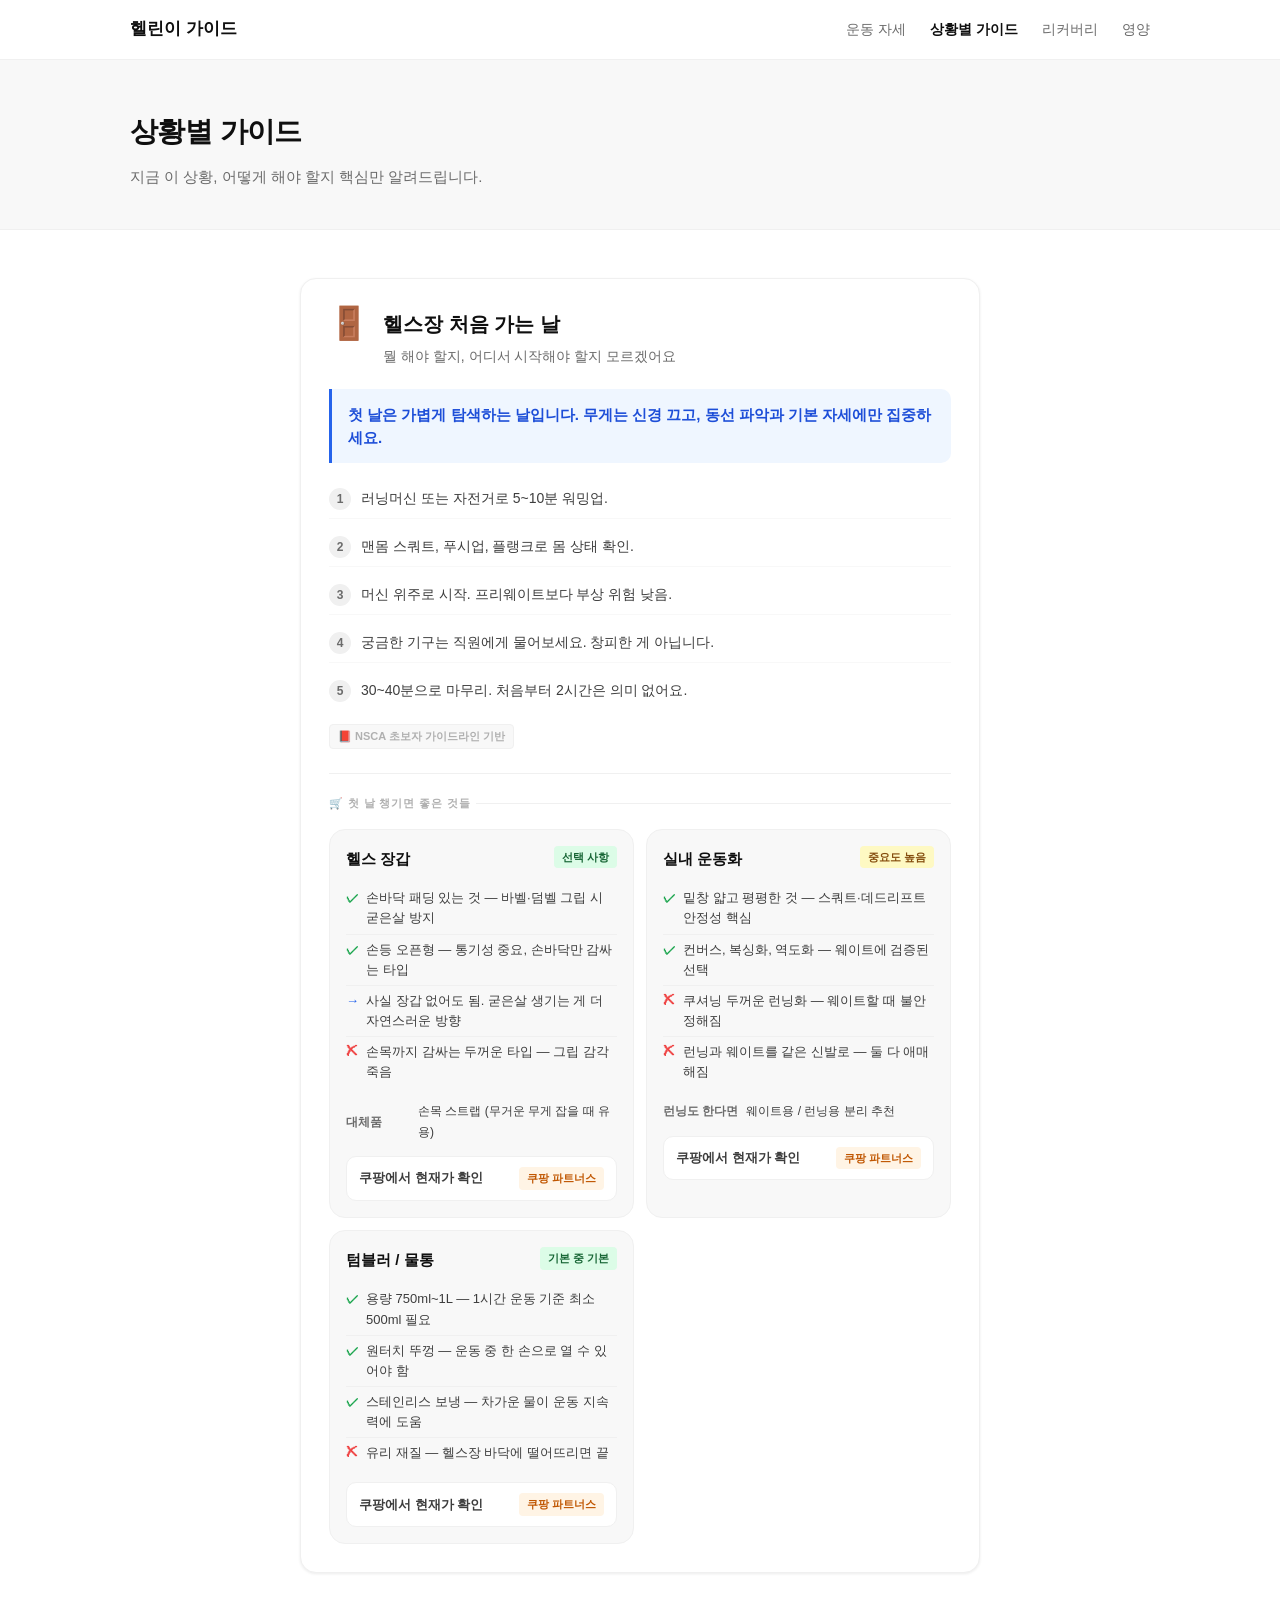
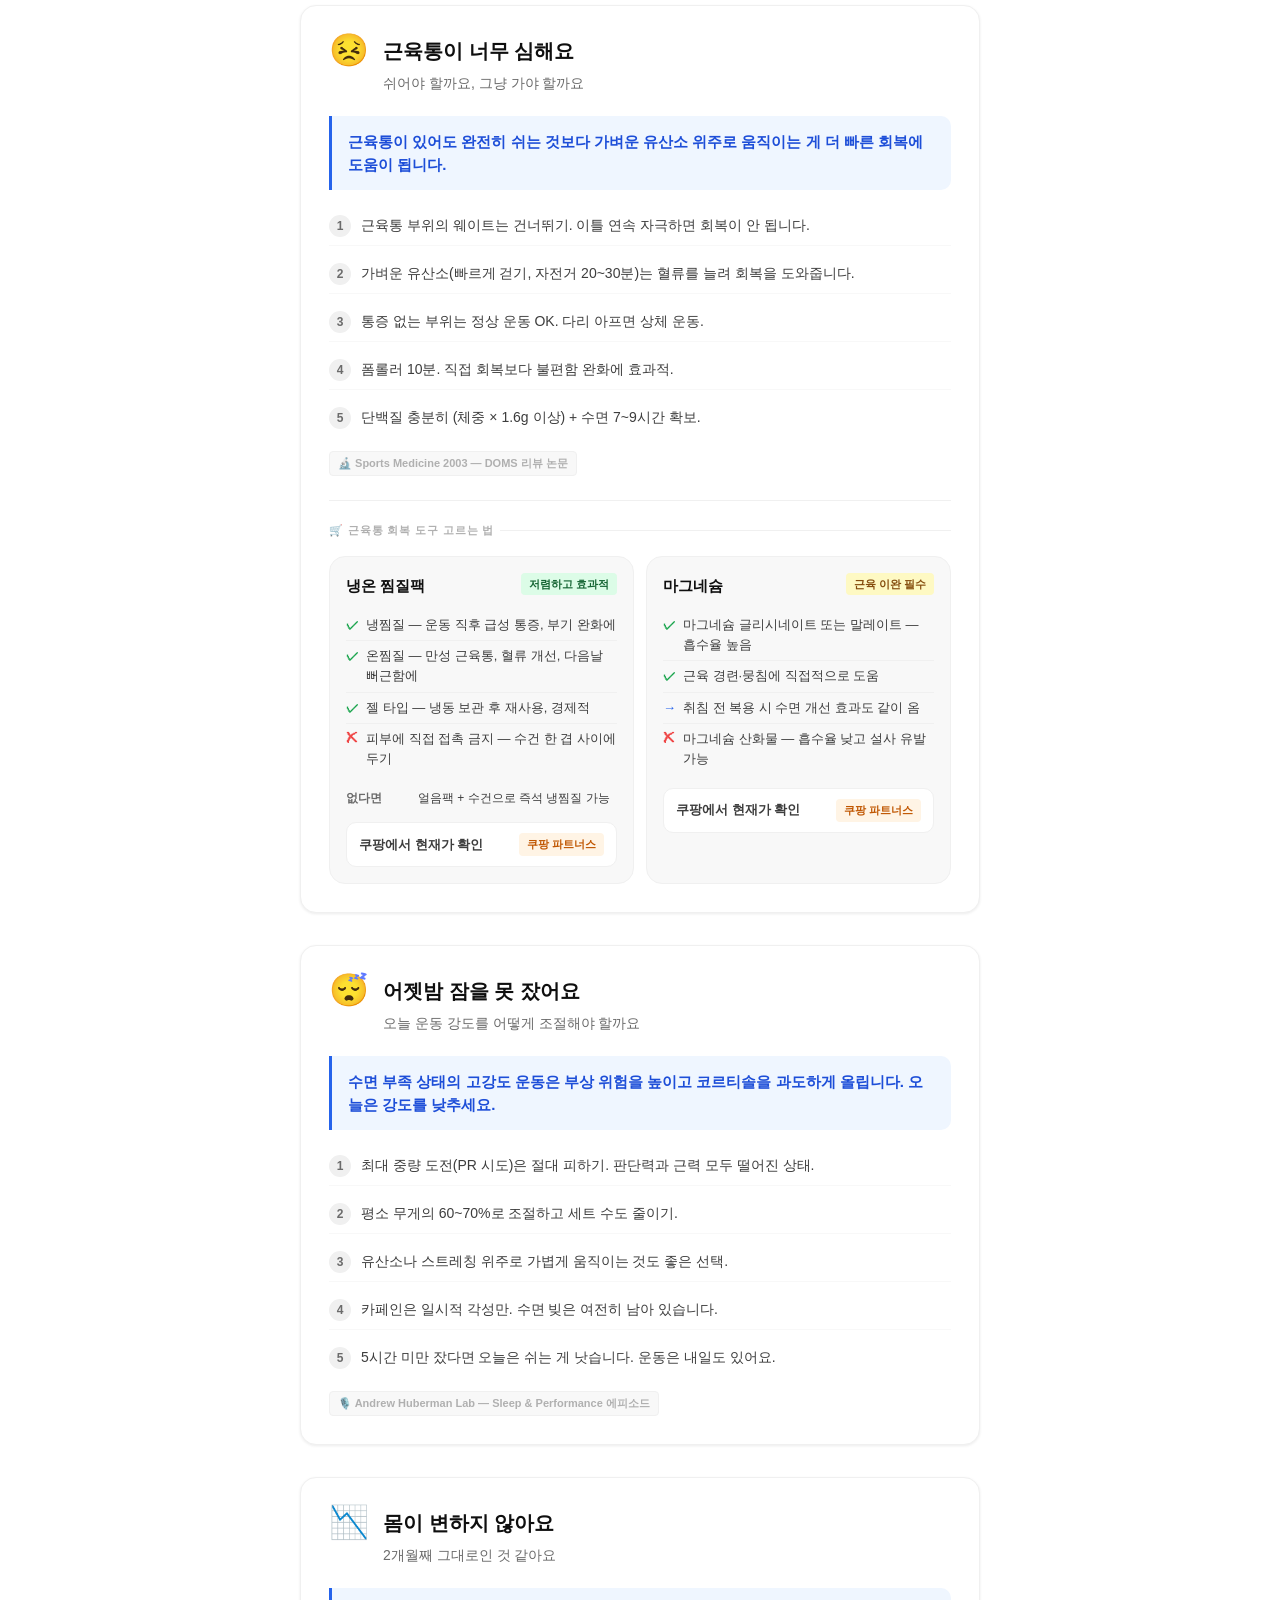
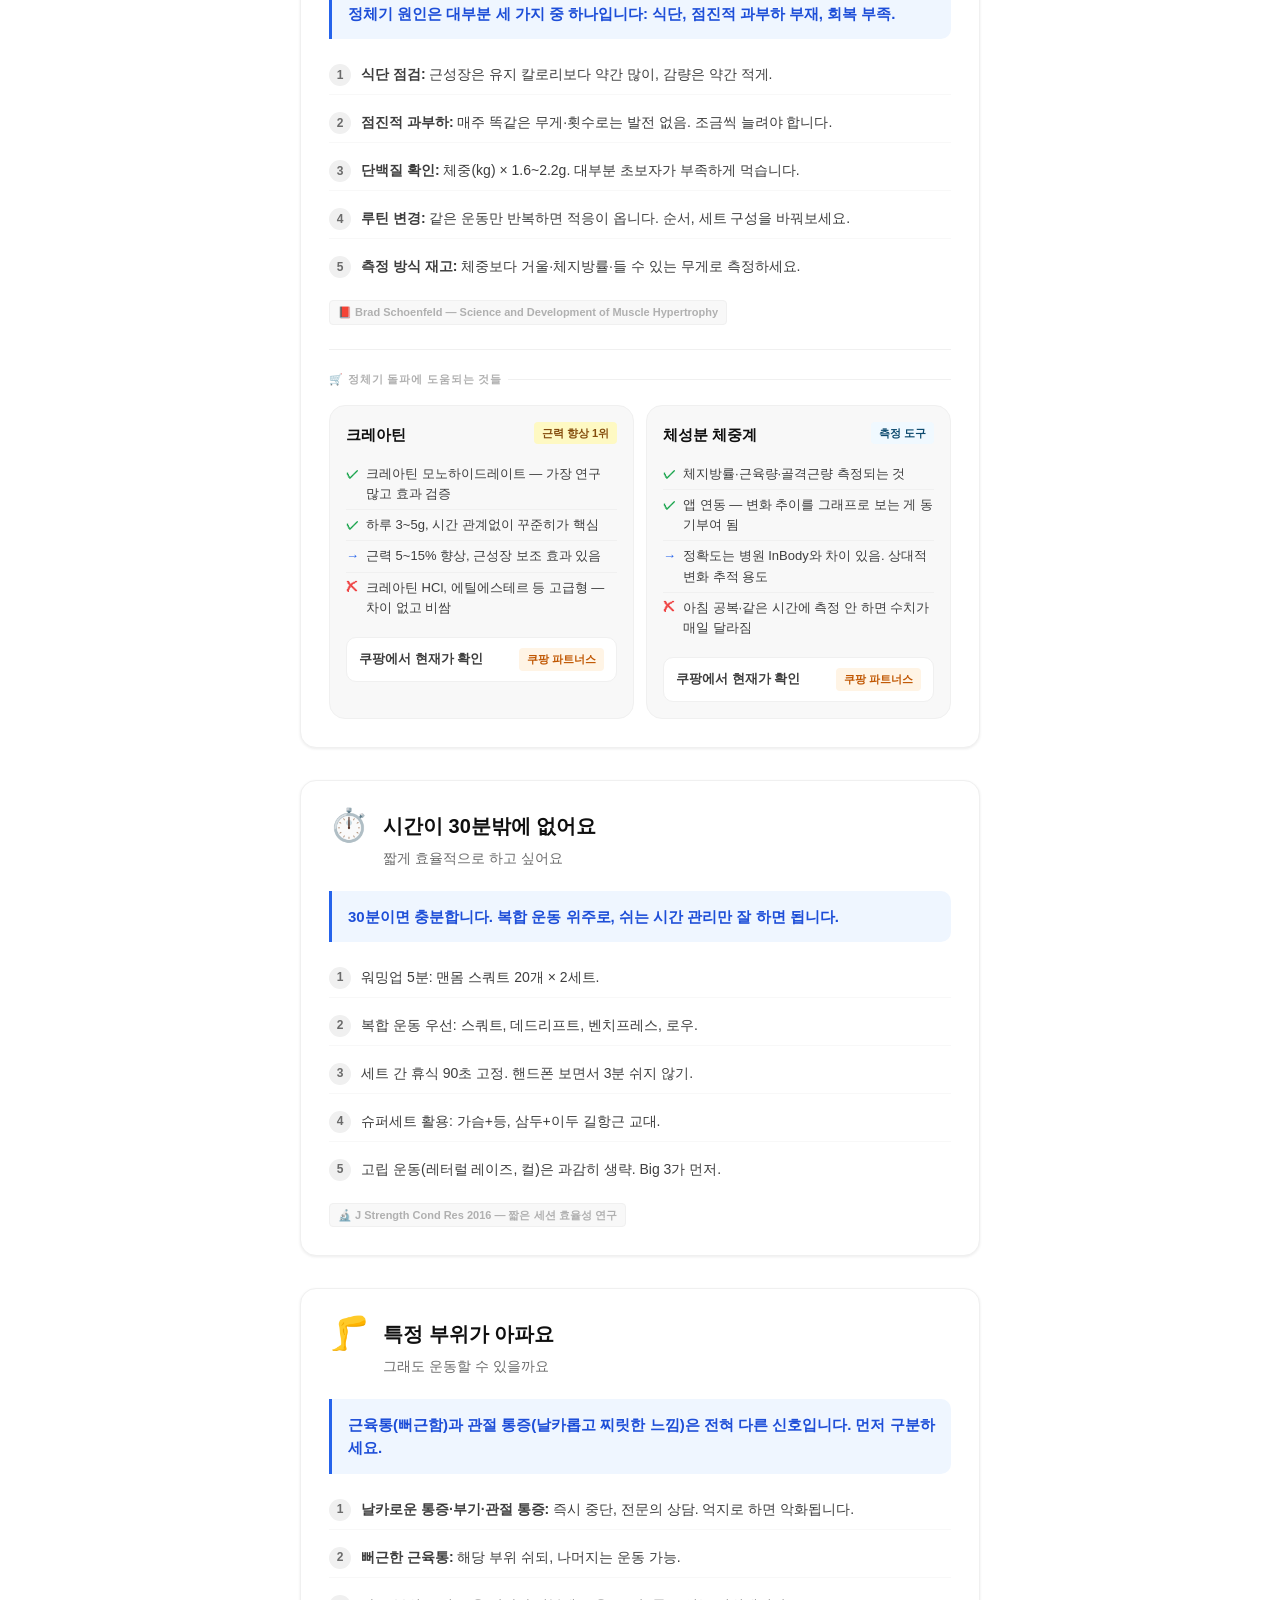
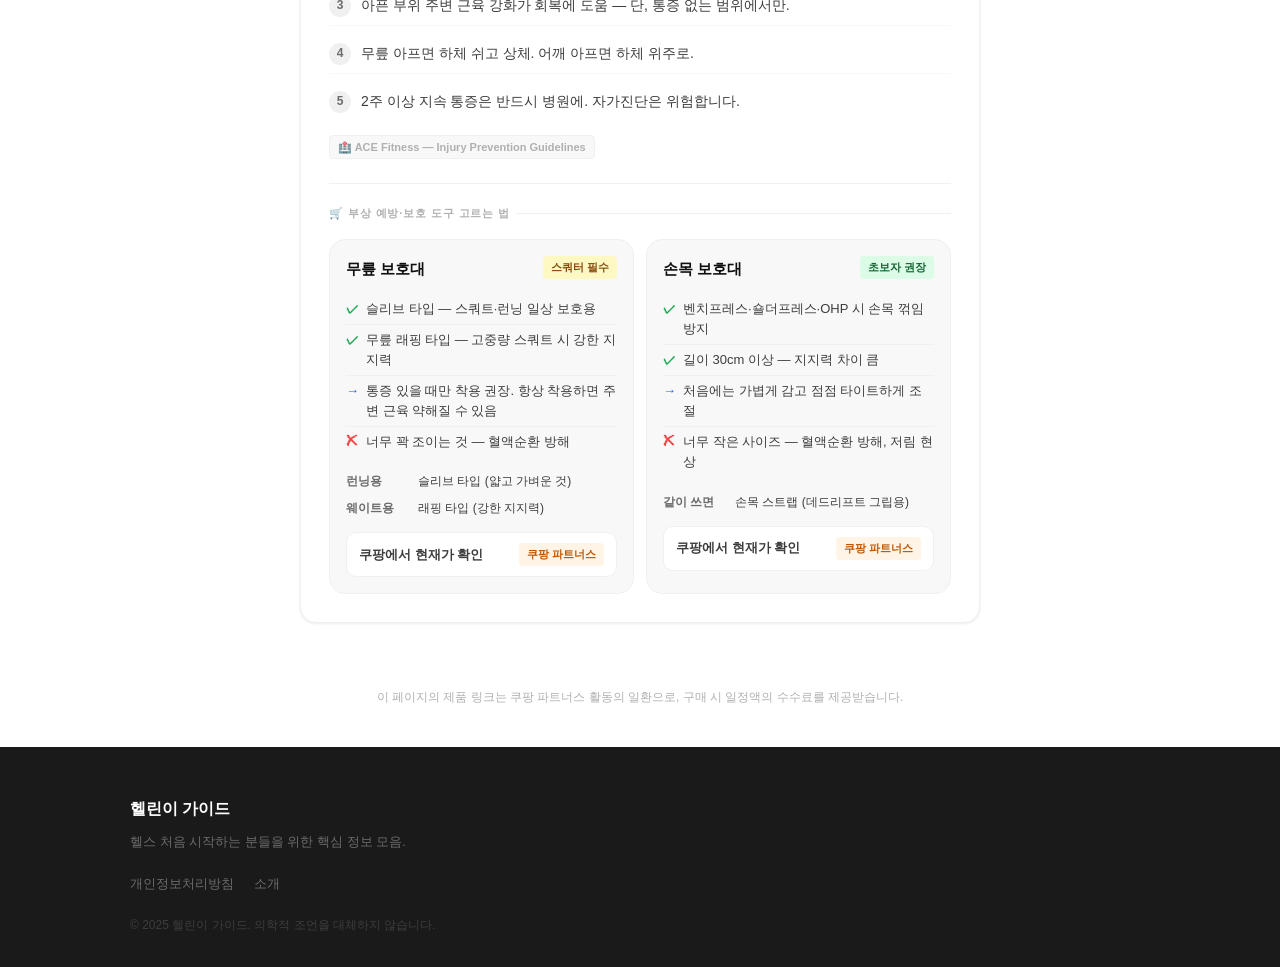
<file: pages/situations.html>
<!DOCTYPE html>
<html lang="ko">
<head>
  <meta charset="UTF-8" />
  <meta name="viewport" content="width=device-width, initial-scale=1.0" />
  <title>상황별 가이드 — 헬린이 가이드</title>
  <meta name="description" content="근육통이 심할 때, 잠을 못 잤을 때, 몸이 변하지 않을 때. 상황별 대처법과 도구 선택 가이드." />
  <link rel="stylesheet" href="../css/style.css" />
</head>
<body>

  <header class="site-header">
    <div class="inner">
      <a href="/" class="logo">헬린이 가이드</a>
      <nav class="gnav">
        <a href="/pages/exercises.html">운동 자세</a>
        <a href="/pages/situations.html" style="color: var(--black); font-weight:700;">상황별 가이드</a>
        <a href="/pages/recovery.html">리커버리</a>
        <a href="/pages/nutrition.html">영양</a>
      </nav>
      <button class="nav-toggle" aria-label="메뉴 열기" onclick="toggleMenu()">☰</button>
    </div>
    <nav class="mobile-nav" id="mobileNav">
      <a href="/pages/exercises.html">운동 자세</a>
      <a href="/pages/situations.html">상황별 가이드</a>
      <a href="/pages/recovery.html">리커버리</a>
      <a href="/pages/nutrition.html">영양</a>
    </nav>
  </header>

  <div class="page-hero">
    <div class="inner">
      <h1 class="page-title">상황별 가이드</h1>
      <p class="page-desc">지금 이 상황, 어떻게 해야 할지 핵심만 알려드립니다.</p>
    </div>
  </div>

  <div class="situation-list">

    <!-- 첫날 -->
    <div class="sit-block" id="first-day">
      <div class="sit-block-header">
        <span class="sit-block-icon">🚪</span>
        <div>
          <h2 class="sit-block-title">헬스장 처음 가는 날</h2>
          <p class="sit-block-sub">뭘 해야 할지, 어디서 시작해야 할지 모르겠어요</p>
        </div>
      </div>
      <div class="answer-box">첫 날은 가볍게 탐색하는 날입니다. 무게는 신경 끄고, 동선 파악과 기본 자세에만 집중하세요.</div>
      <ol class="action-list">
        <li><span class="action-num">1</span><span>러닝머신 또는 자전거로 5~10분 워밍업.</span></li>
        <li><span class="action-num">2</span><span>맨몸 스쿼트, 푸시업, 플랭크로 몸 상태 확인.</span></li>
        <li><span class="action-num">3</span><span>머신 위주로 시작. 프리웨이트보다 부상 위험 낮음.</span></li>
        <li><span class="action-num">4</span><span>궁금한 기구는 직원에게 물어보세요. 창피한 게 아닙니다.</span></li>
        <li><span class="action-num">5</span><span>30~40분으로 마무리. 처음부터 2시간은 의미 없어요.</span></li>
      </ol>
      <span class="source-badge">📕 NSCA 초보자 가이드라인 기반</span>

      <div class="product-guide">
        <p class="product-guide-label">🛒 첫 날 챙기면 좋은 것들</p>
        <div class="product-guide-grid">
          <div class="pgcard">
            <div class="pgcard-top">
              <span class="pgcard-name">헬스 장갑</span>
              <span class="pgcard-tag pgcard-tag--budget">선택 사항</span>
            </div>
            <ul class="pgcard-criteria">
              <li><span class="ci-check">✓</span><span>손바닥 패딩 있는 것 — 바벨·덤벨 그립 시 굳은살 방지</span></li>
              <li><span class="ci-check">✓</span><span>손등 오픈형 — 통기성 중요, 손바닥만 감싸는 타입</span></li>
              <li><span class="ci-tip">→</span><span>사실 장갑 없어도 됨. 굳은살 생기는 게 더 자연스러운 방향</span></li>
              <li><span class="ci-x">✗</span><span>손목까지 감싸는 두꺼운 타입 — 그립 감각 죽음</span></li>
            </ul>
            <div class="pgcard-alts">
              <div class="pgcard-alt-row">
                <span class="pgcard-alt-label">대체품</span>
                <span class="pgcard-alt-name">손목 스트랩 (무거운 무게 잡을 때 유용)</span>
              </div>
            </div>
            <a class="pgcard-cta" href="https://link.coupang.com/a/XXXXXXX" target="_blank" rel="noopener sponsored">
              <span class="pgcard-cta-text">쿠팡에서 현재가 확인</span>
              <span class="pgcard-cta-badge">쿠팡 파트너스</span>
            </a>
          </div>

          <div class="pgcard">
            <div class="pgcard-top">
              <span class="pgcard-name">실내 운동화</span>
              <span class="pgcard-tag pgcard-tag--best">중요도 높음</span>
            </div>
            <ul class="pgcard-criteria">
              <li><span class="ci-check">✓</span><span>밑창 얇고 평평한 것 — 스쿼트·데드리프트 안정성 핵심</span></li>
              <li><span class="ci-check">✓</span><span>컨버스, 복싱화, 역도화 — 웨이트에 검증된 선택</span></li>
              <li><span class="ci-x">✗</span><span>쿠셔닝 두꺼운 런닝화 — 웨이트할 때 불안정해짐</span></li>
              <li><span class="ci-x">✗</span><span>런닝과 웨이트를 같은 신발로 — 둘 다 애매해짐</span></li>
            </ul>
            <div class="pgcard-alts">
              <div class="pgcard-alt-row">
                <span class="pgcard-alt-label">런닝도 한다면</span>
                <span class="pgcard-alt-name">웨이트용 / 런닝용 분리 추천</span>
              </div>
            </div>
            <a class="pgcard-cta" href="https://link.coupang.com/a/XXXXXXX" target="_blank" rel="noopener sponsored">
              <span class="pgcard-cta-text">쿠팡에서 현재가 확인</span>
              <span class="pgcard-cta-badge">쿠팡 파트너스</span>
            </a>
          </div>

          <div class="pgcard">
            <div class="pgcard-top">
              <span class="pgcard-name">텀블러 / 물통</span>
              <span class="pgcard-tag pgcard-tag--budget">기본 중 기본</span>
            </div>
            <ul class="pgcard-criteria">
              <li><span class="ci-check">✓</span><span>용량 750ml~1L — 1시간 운동 기준 최소 500ml 필요</span></li>
              <li><span class="ci-check">✓</span><span>원터치 뚜껑 — 운동 중 한 손으로 열 수 있어야 함</span></li>
              <li><span class="ci-check">✓</span><span>스테인리스 보냉 — 차가운 물이 운동 지속력에 도움</span></li>
              <li><span class="ci-x">✗</span><span>유리 재질 — 헬스장 바닥에 떨어뜨리면 끝</span></li>
            </ul>
            <a class="pgcard-cta" href="https://link.coupang.com/a/XXXXXXX" target="_blank" rel="noopener sponsored">
              <span class="pgcard-cta-text">쿠팡에서 현재가 확인</span>
              <span class="pgcard-cta-badge">쿠팡 파트너스</span>
            </a>
          </div>
        </div>
      </div>
    </div>

    <!-- 근육통 -->
    <div class="sit-block" id="muscle-pain">
      <div class="sit-block-header">
        <span class="sit-block-icon">😣</span>
        <div>
          <h2 class="sit-block-title">근육통이 너무 심해요</h2>
          <p class="sit-block-sub">쉬어야 할까요, 그냥 가야 할까요</p>
        </div>
      </div>
      <div class="answer-box">근육통이 있어도 완전히 쉬는 것보다 가벼운 유산소 위주로 움직이는 게 더 빠른 회복에 도움이 됩니다.</div>
      <ol class="action-list">
        <li><span class="action-num">1</span><span>근육통 부위의 웨이트는 건너뛰기. 이틀 연속 자극하면 회복이 안 됩니다.</span></li>
        <li><span class="action-num">2</span><span>가벼운 유산소(빠르게 걷기, 자전거 20~30분)는 혈류를 늘려 회복을 도와줍니다.</span></li>
        <li><span class="action-num">3</span><span>통증 없는 부위는 정상 운동 OK. 다리 아프면 상체 운동.</span></li>
        <li><span class="action-num">4</span><span>폼롤러 10분. 직접 회복보다 불편함 완화에 효과적.</span></li>
        <li><span class="action-num">5</span><span>단백질 충분히 (체중 × 1.6g 이상) + 수면 7~9시간 확보.</span></li>
      </ol>
      <span class="source-badge">🔬 Sports Medicine 2003 — DOMS 리뷰 논문</span>

      <div class="product-guide">
        <p class="product-guide-label">🛒 근육통 회복 도구 고르는 법</p>
        <div class="product-guide-grid">
          <div class="pgcard">
            <div class="pgcard-top">
              <span class="pgcard-name">냉온 찜질팩</span>
              <span class="pgcard-tag pgcard-tag--budget">저렴하고 효과적</span>
            </div>
            <ul class="pgcard-criteria">
              <li><span class="ci-check">✓</span><span>냉찜질 — 운동 직후 급성 통증, 부기 완화에</span></li>
              <li><span class="ci-check">✓</span><span>온찜질 — 만성 근육통, 혈류 개선, 다음날 뻐근함에</span></li>
              <li><span class="ci-check">✓</span><span>젤 타입 — 냉동 보관 후 재사용, 경제적</span></li>
              <li><span class="ci-x">✗</span><span>피부에 직접 접촉 금지 — 수건 한 겹 사이에 두기</span></li>
            </ul>
            <div class="pgcard-alts">
              <div class="pgcard-alt-row">
                <span class="pgcard-alt-label">없다면</span>
                <span class="pgcard-alt-name">얼음팩 + 수건으로 즉석 냉찜질 가능</span>
              </div>
            </div>
            <a class="pgcard-cta" href="https://link.coupang.com/a/XXXXXXX" target="_blank" rel="noopener sponsored">
              <span class="pgcard-cta-text">쿠팡에서 현재가 확인</span>
              <span class="pgcard-cta-badge">쿠팡 파트너스</span>
            </a>
          </div>

          <div class="pgcard">
            <div class="pgcard-top">
              <span class="pgcard-name">마그네슘</span>
              <span class="pgcard-tag pgcard-tag--best">근육 이완 필수</span>
            </div>
            <ul class="pgcard-criteria">
              <li><span class="ci-check">✓</span><span>마그네슘 글리시네이트 또는 말레이트 — 흡수율 높음</span></li>
              <li><span class="ci-check">✓</span><span>근육 경련·뭉침에 직접적으로 도움</span></li>
              <li><span class="ci-tip">→</span><span>취침 전 복용 시 수면 개선 효과도 같이 옴</span></li>
              <li><span class="ci-x">✗</span><span>마그네슘 산화물 — 흡수율 낮고 설사 유발 가능</span></li>
            </ul>
            <a class="pgcard-cta" href="https://link.coupang.com/a/XXXXXXX" target="_blank" rel="noopener sponsored">
              <span class="pgcard-cta-text">쿠팡에서 현재가 확인</span>
              <span class="pgcard-cta-badge">쿠팡 파트너스</span>
            </a>
          </div>
        </div>
      </div>
    </div>

    <!-- 수면 부족 -->
    <div class="sit-block" id="no-sleep">
      <div class="sit-block-header">
        <span class="sit-block-icon">😴</span>
        <div>
          <h2 class="sit-block-title">어젯밤 잠을 못 잤어요</h2>
          <p class="sit-block-sub">오늘 운동 강도를 어떻게 조절해야 할까요</p>
        </div>
      </div>
      <div class="answer-box">수면 부족 상태의 고강도 운동은 부상 위험을 높이고 코르티솔을 과도하게 올립니다. 오늘은 강도를 낮추세요.</div>
      <ol class="action-list">
        <li><span class="action-num">1</span><span>최대 중량 도전(PR 시도)은 절대 피하기. 판단력과 근력 모두 떨어진 상태.</span></li>
        <li><span class="action-num">2</span><span>평소 무게의 60~70%로 조절하고 세트 수도 줄이기.</span></li>
        <li><span class="action-num">3</span><span>유산소나 스트레칭 위주로 가볍게 움직이는 것도 좋은 선택.</span></li>
        <li><span class="action-num">4</span><span>카페인은 일시적 각성만. 수면 빚은 여전히 남아 있습니다.</span></li>
        <li><span class="action-num">5</span><span>5시간 미만 잤다면 오늘은 쉬는 게 낫습니다. 운동은 내일도 있어요.</span></li>
      </ol>
      <span class="source-badge">🎙️ Andrew Huberman Lab — Sleep & Performance 에피소드</span>
    </div>

    <!-- 정체기 -->
    <div class="sit-block" id="plateau">
      <div class="sit-block-header">
        <span class="sit-block-icon">📉</span>
        <div>
          <h2 class="sit-block-title">몸이 변하지 않아요</h2>
          <p class="sit-block-sub">2개월째 그대로인 것 같아요</p>
        </div>
      </div>
      <div class="answer-box">정체기 원인은 대부분 세 가지 중 하나입니다: 식단, 점진적 과부하 부재, 회복 부족.</div>
      <ol class="action-list">
        <li><span class="action-num">1</span><span><strong>식단 점검:</strong> 근성장은 유지 칼로리보다 약간 많이, 감량은 약간 적게.</span></li>
        <li><span class="action-num">2</span><span><strong>점진적 과부하:</strong> 매주 똑같은 무게·횟수로는 발전 없음. 조금씩 늘려야 합니다.</span></li>
        <li><span class="action-num">3</span><span><strong>단백질 확인:</strong> 체중(kg) × 1.6~2.2g. 대부분 초보자가 부족하게 먹습니다.</span></li>
        <li><span class="action-num">4</span><span><strong>루틴 변경:</strong> 같은 운동만 반복하면 적응이 옵니다. 순서, 세트 구성을 바꿔보세요.</span></li>
        <li><span class="action-num">5</span><span><strong>측정 방식 재고:</strong> 체중보다 거울·체지방률·들 수 있는 무게로 측정하세요.</span></li>
      </ol>
      <span class="source-badge">📕 Brad Schoenfeld — Science and Development of Muscle Hypertrophy</span>

      <div class="product-guide">
        <p class="product-guide-label">🛒 정체기 돌파에 도움되는 것들</p>
        <div class="product-guide-grid">
          <div class="pgcard">
            <div class="pgcard-top">
              <span class="pgcard-name">크레아틴</span>
              <span class="pgcard-tag pgcard-tag--best">근력 향상 1위</span>
            </div>
            <ul class="pgcard-criteria">
              <li><span class="ci-check">✓</span><span>크레아틴 모노하이드레이트 — 가장 연구 많고 효과 검증</span></li>
              <li><span class="ci-check">✓</span><span>하루 3~5g, 시간 관계없이 꾸준히가 핵심</span></li>
              <li><span class="ci-tip">→</span><span>근력 5~15% 향상, 근성장 보조 효과 있음</span></li>
              <li><span class="ci-x">✗</span><span>크레아틴 HCl, 에틸에스테르 등 고급형 — 차이 없고 비쌈</span></li>
            </ul>
            <a class="pgcard-cta" href="https://link.coupang.com/a/XXXXXXX" target="_blank" rel="noopener sponsored">
              <span class="pgcard-cta-text">쿠팡에서 현재가 확인</span>
              <span class="pgcard-cta-badge">쿠팡 파트너스</span>
            </a>
          </div>

          <div class="pgcard">
            <div class="pgcard-top">
              <span class="pgcard-name">체성분 체중계</span>
              <span class="pgcard-tag pgcard-tag--alt">측정 도구</span>
            </div>
            <ul class="pgcard-criteria">
              <li><span class="ci-check">✓</span><span>체지방률·근육량·골격근량 측정되는 것</span></li>
              <li><span class="ci-check">✓</span><span>앱 연동 — 변화 추이를 그래프로 보는 게 동기부여 됨</span></li>
              <li><span class="ci-tip">→</span><span>정확도는 병원 InBody와 차이 있음. 상대적 변화 추적 용도</span></li>
              <li><span class="ci-x">✗</span><span>아침 공복·같은 시간에 측정 안 하면 수치가 매일 달라짐</span></li>
            </ul>
            <a class="pgcard-cta" href="https://link.coupang.com/a/XXXXXXX" target="_blank" rel="noopener sponsored">
              <span class="pgcard-cta-text">쿠팡에서 현재가 확인</span>
              <span class="pgcard-cta-badge">쿠팡 파트너스</span>
            </a>
          </div>
        </div>
      </div>
    </div>

    <!-- 시간 없을 때 -->
    <div class="sit-block" id="no-time">
      <div class="sit-block-header">
        <span class="sit-block-icon">⏱️</span>
        <div>
          <h2 class="sit-block-title">시간이 30분밖에 없어요</h2>
          <p class="sit-block-sub">짧게 효율적으로 하고 싶어요</p>
        </div>
      </div>
      <div class="answer-box">30분이면 충분합니다. 복합 운동 위주로, 쉬는 시간 관리만 잘 하면 됩니다.</div>
      <ol class="action-list">
        <li><span class="action-num">1</span><span>워밍업 5분: 맨몸 스쿼트 20개 × 2세트.</span></li>
        <li><span class="action-num">2</span><span>복합 운동 우선: 스쿼트, 데드리프트, 벤치프레스, 로우.</span></li>
        <li><span class="action-num">3</span><span>세트 간 휴식 90초 고정. 핸드폰 보면서 3분 쉬지 않기.</span></li>
        <li><span class="action-num">4</span><span>슈퍼세트 활용: 가슴+등, 삼두+이두 길항근 교대.</span></li>
        <li><span class="action-num">5</span><span>고립 운동(레터럴 레이즈, 컬)은 과감히 생략. Big 3가 먼저.</span></li>
      </ol>
      <span class="source-badge">🔬 J Strength Cond Res 2016 — 짧은 세션 효율성 연구</span>
    </div>

    <!-- 부상 -->
    <div class="sit-block" id="injury">
      <div class="sit-block-header">
        <span class="sit-block-icon">🦵</span>
        <div>
          <h2 class="sit-block-title">특정 부위가 아파요</h2>
          <p class="sit-block-sub">그래도 운동할 수 있을까요</p>
        </div>
      </div>
      <div class="answer-box">근육통(뻐근함)과 관절 통증(날카롭고 찌릿한 느낌)은 전혀 다른 신호입니다. 먼저 구분하세요.</div>
      <ol class="action-list">
        <li><span class="action-num">1</span><span><strong>날카로운 통증·부기·관절 통증:</strong> 즉시 중단, 전문의 상담. 억지로 하면 악화됩니다.</span></li>
        <li><span class="action-num">2</span><span><strong>뻐근한 근육통:</strong> 해당 부위 쉬되, 나머지는 운동 가능.</span></li>
        <li><span class="action-num">3</span><span>아픈 부위 주변 근육 강화가 회복에 도움 — 단, 통증 없는 범위에서만.</span></li>
        <li><span class="action-num">4</span><span>무릎 아프면 하체 쉬고 상체. 어깨 아프면 하체 위주로.</span></li>
        <li><span class="action-num">5</span><span>2주 이상 지속 통증은 반드시 병원에. 자가진단은 위험합니다.</span></li>
      </ol>
      <span class="source-badge">🏥 ACE Fitness — Injury Prevention Guidelines</span>

      <div class="product-guide">
        <p class="product-guide-label">🛒 부상 예방·보호 도구 고르는 법</p>
        <div class="product-guide-grid">
          <div class="pgcard">
            <div class="pgcard-top">
              <span class="pgcard-name">무릎 보호대</span>
              <span class="pgcard-tag pgcard-tag--best">스쿼터 필수</span>
            </div>
            <ul class="pgcard-criteria">
              <li><span class="ci-check">✓</span><span>슬리브 타입 — 스쿼트·런닝 일상 보호용</span></li>
              <li><span class="ci-check">✓</span><span>무릎 래핑 타입 — 고중량 스쿼트 시 강한 지지력</span></li>
              <li><span class="ci-tip">→</span><span>통증 있을 때만 착용 권장. 항상 착용하면 주변 근육 약해질 수 있음</span></li>
              <li><span class="ci-x">✗</span><span>너무 꽉 조이는 것 — 혈액순환 방해</span></li>
            </ul>
            <div class="pgcard-alts">
              <div class="pgcard-alt-row">
                <span class="pgcard-alt-label">런닝용</span>
                <span class="pgcard-alt-name">슬리브 타입 (얇고 가벼운 것)</span>
              </div>
              <div class="pgcard-alt-row">
                <span class="pgcard-alt-label">웨이트용</span>
                <span class="pgcard-alt-name">래핑 타입 (강한 지지력)</span>
              </div>
            </div>
            <a class="pgcard-cta" href="https://link.coupang.com/a/XXXXXXX" target="_blank" rel="noopener sponsored">
              <span class="pgcard-cta-text">쿠팡에서 현재가 확인</span>
              <span class="pgcard-cta-badge">쿠팡 파트너스</span>
            </a>
          </div>

          <div class="pgcard">
            <div class="pgcard-top">
              <span class="pgcard-name">손목 보호대</span>
              <span class="pgcard-tag pgcard-tag--budget">초보자 권장</span>
            </div>
            <ul class="pgcard-criteria">
              <li><span class="ci-check">✓</span><span>벤치프레스·숄더프레스·OHP 시 손목 꺾임 방지</span></li>
              <li><span class="ci-check">✓</span><span>길이 30cm 이상 — 지지력 차이 큼</span></li>
              <li><span class="ci-tip">→</span><span>처음에는 가볍게 감고 점점 타이트하게 조절</span></li>
              <li><span class="ci-x">✗</span><span>너무 작은 사이즈 — 혈액순환 방해, 저림 현상</span></li>
            </ul>
            <div class="pgcard-alts">
              <div class="pgcard-alt-row">
                <span class="pgcard-alt-label">같이 쓰면</span>
                <span class="pgcard-alt-name">손목 스트랩 (데드리프트 그립용)</span>
              </div>
            </div>
            <a class="pgcard-cta" href="https://link.coupang.com/a/XXXXXXX" target="_blank" rel="noopener sponsored">
              <span class="pgcard-cta-text">쿠팡에서 현재가 확인</span>
              <span class="pgcard-cta-badge">쿠팡 파트너스</span>
            </a>
          </div>
        </div>
      </div>
    </div>

  </div>

  <p style="text-align:center; font-size:12px; color:var(--gray-300); padding: 0 20px 40px;">
    이 페이지의 제품 링크는 쿠팡 파트너스 활동의 일환으로, 구매 시 일정액의 수수료를 제공받습니다.
  </p>

  <footer class="site-footer">
    <div class="inner">
      <p class="footer-logo">헬린이 가이드</p>
      <p class="footer-desc">헬스 처음 시작하는 분들을 위한 핵심 정보 모음.</p>
      <div class="footer-links">
        <a href="/privacy.html">개인정보처리방침</a>
        <a href="/about.html">소개</a>
      </div>
      <p class="footer-copy">© 2025 헬린이 가이드. 의학적 조언을 대체하지 않습니다.</p>
    </div>
  </footer>

  <script src="../js/main.js"></script>
</body>
</html>
</file>
<file: css/style.css>
/* ==============================
   헬린이 가이드 — style.css
   ============================== */

:root {
  --black:       #0f0f0f;
  --gray-900:    #1a1a1a;
  --gray-800:    #2a2a2a;
  --gray-700:    #3d3d3d;
  --gray-500:    #6b6b6b;
  --gray-300:    #b0b0b0;
  --gray-100:    #f0f0f0;
  --gray-50:     #f8f8f8;
  --white:       #ffffff;

  --accent:      #2563eb;
  --accent-dark: #1d4ed8;
  --accent-bg:   #eff6ff;

  --success:     #16a34a;
  --success-bg:  #f0fdf4;
  --warning:     #ca8a04;
  --warning-bg:  #fefce8;

  --font-sans: -apple-system, BlinkMacSystemFont, 'Pretendard', 'Apple SD Gothic Neo', 'Noto Sans KR', sans-serif;

  --radius-sm: 6px;
  --radius-md: 10px;
  --radius-lg: 16px;

  --shadow-sm: 0 1px 3px rgba(0,0,0,0.08);
  --shadow-md: 0 4px 12px rgba(0,0,0,0.10);

  --max-width: 1060px;
  --header-h: 60px;
}

*, *::before, *::after { box-sizing: border-box; margin: 0; padding: 0; }

html { scroll-behavior: smooth; }

body {
  font-family: var(--font-sans);
  font-size: 16px;
  line-height: 1.7;
  color: var(--gray-900);
  background: var(--white);
  -webkit-font-smoothing: antialiased;
}

a { color: inherit; text-decoration: none; }
img { max-width: 100%; display: block; }

/* ==============================
   LAYOUT
   ============================== */

.inner {
  max-width: var(--max-width);
  margin: 0 auto;
  padding: 0 20px;
}

/* ==============================
   HEADER
   ============================== */

.site-header {
  position: sticky;
  top: 0;
  z-index: 100;
  background: var(--white);
  border-bottom: 1px solid var(--gray-100);
  height: var(--header-h);
}

.site-header .inner {
  height: 100%;
  display: flex;
  align-items: center;
  gap: 32px;
}

.logo {
  font-size: 17px;
  font-weight: 700;
  color: var(--black);
  white-space: nowrap;
  flex-shrink: 0;
}

.gnav {
  display: flex;
  gap: 24px;
  margin-left: auto;
}

.gnav a {
  font-size: 14px;
  color: var(--gray-500);
  font-weight: 500;
  transition: color 0.15s;
  white-space: nowrap;
}
.gnav a:hover { color: var(--black); }

.nav-toggle {
  display: none;
  background: none;
  border: none;
  font-size: 20px;
  cursor: pointer;
  color: var(--gray-700);
  margin-left: auto;
  padding: 4px;
}

.mobile-nav {
  display: none;
  flex-direction: column;
  background: var(--white);
  border-bottom: 1px solid var(--gray-100);
  padding: 8px 20px 16px;
}
.mobile-nav a {
  padding: 10px 0;
  font-size: 15px;
  color: var(--gray-700);
  border-bottom: 1px solid var(--gray-100);
}
.mobile-nav a:last-child { border-bottom: none; }
.mobile-nav.open { display: flex; }

/* ==============================
   BUTTONS
   ============================== */

.btn {
  display: inline-flex;
  align-items: center;
  justify-content: center;
  padding: 11px 22px;
  border-radius: var(--radius-md);
  font-size: 14px;
  font-weight: 600;
  transition: all 0.18s;
  cursor: pointer;
  border: none;
  white-space: nowrap;
}

.btn-primary {
  background: var(--accent);
  color: var(--white);
}
.btn-primary:hover { background: var(--accent-dark); }

.btn-secondary {
  background: var(--white);
  color: var(--gray-700);
  border: 1px solid var(--gray-300);
}
.btn-secondary:hover { background: var(--gray-50); border-color: var(--gray-500); }

/* ==============================
   HERO
   ============================== */

.hero {
  padding: 72px 0 64px;
  background: var(--gray-50);
  border-bottom: 1px solid var(--gray-100);
}

.hero-eyebrow {
  font-size: 13px;
  font-weight: 600;
  color: var(--accent);
  letter-spacing: 0.04em;
  margin-bottom: 12px;
}

.hero-title {
  font-size: clamp(32px, 6vw, 52px);
  font-weight: 800;
  line-height: 1.15;
  letter-spacing: -0.02em;
  color: var(--black);
  margin-bottom: 16px;
}

.hero-desc {
  font-size: 17px;
  color: var(--gray-500);
  line-height: 1.7;
  margin-bottom: 32px;
  max-width: 480px;
}

.hero-cta {
  display: flex;
  gap: 10px;
  flex-wrap: wrap;
}

/* ==============================
   AD
   ============================== */

.ad-wrap {
  max-width: var(--max-width);
  margin: 0 auto;
  padding: 16px 20px;
}

.ad-placeholder {
  background: var(--gray-50);
  border: 1px dashed var(--gray-300);
  border-radius: var(--radius-md);
  min-height: 90px;
  display: flex;
  align-items: center;
  justify-content: center;
  font-size: 12px;
  color: var(--gray-300);
}

/* ==============================
   SECTION BASE
   ============================== */

.section {
  padding: 64px 0;
}

.section-alt {
  background: var(--gray-50);
  border-top: 1px solid var(--gray-100);
  border-bottom: 1px solid var(--gray-100);
}

.section-head {
  margin-bottom: 36px;
}

.section-title {
  font-size: 24px;
  font-weight: 700;
  color: var(--black);
  margin-bottom: 8px;
  letter-spacing: -0.01em;
}

.section-sub {
  font-size: 15px;
  color: var(--gray-500);
}

.section-more {
  margin-top: 32px;
  text-align: center;
}

/* ==============================
   SITUATION CARDS
   ============================== */

.situation-grid {
  display: grid;
  grid-template-columns: repeat(auto-fill, minmax(280px, 1fr));
  gap: 14px;
}

.situation-card {
  display: flex;
  align-items: flex-start;
  gap: 14px;
  padding: 18px 20px;
  background: var(--white);
  border: 1px solid var(--gray-100);
  border-radius: var(--radius-lg);
  box-shadow: var(--shadow-sm);
  transition: all 0.18s;
}
.situation-card:hover {
  border-color: var(--accent);
  box-shadow: var(--shadow-md);
  transform: translateY(-2px);
}

.sit-icon { font-size: 24px; flex-shrink: 0; line-height: 1; margin-top: 2px; }

.sit-title {
  display: block;
  font-size: 15px;
  font-weight: 600;
  color: var(--black);
  margin-bottom: 4px;
}

.sit-desc {
  display: block;
  font-size: 13px;
  color: var(--gray-500);
  line-height: 1.5;
}

/* ==============================
   MUSCLE GRID
   ============================== */

.muscle-grid {
  display: grid;
  grid-template-columns: repeat(auto-fill, minmax(110px, 1fr));
  gap: 12px;
}

.muscle-card {
  display: flex;
  flex-direction: column;
  align-items: center;
  gap: 8px;
  padding: 20px 12px;
  background: var(--white);
  border: 1px solid var(--gray-100);
  border-radius: var(--radius-lg);
  box-shadow: var(--shadow-sm);
  text-align: center;
  transition: all 0.18s;
}
.muscle-card:hover {
  border-color: var(--accent);
  box-shadow: var(--shadow-md);
  transform: translateY(-2px);
}

.muscle-emoji { font-size: 28px; line-height: 1; }
.muscle-name { font-size: 14px; font-weight: 600; color: var(--black); }
.muscle-count { font-size: 12px; color: var(--gray-300); }

/* ==============================
   RECOVERY GRID
   ============================== */

.recovery-grid {
  display: grid;
  grid-template-columns: repeat(auto-fill, minmax(240px, 1fr));
  gap: 16px;
}

.recovery-card {
  padding: 22px 20px;
  background: var(--white);
  border: 1px solid var(--gray-100);
  border-radius: var(--radius-lg);
  box-shadow: var(--shadow-sm);
  transition: all 0.18s;
}
.recovery-card:hover {
  border-color: var(--accent);
  box-shadow: var(--shadow-md);
  transform: translateY(-2px);
}

.rec-top {
  display: flex;
  align-items: center;
  justify-content: space-between;
  margin-bottom: 12px;
}

.rec-icon { font-size: 24px; line-height: 1; }

.rec-badge {
  font-size: 11px;
  font-weight: 600;
  padding: 3px 8px;
  border-radius: 20px;
  background: var(--accent-bg);
  color: var(--accent);
}

.rec-title {
  font-size: 16px;
  font-weight: 700;
  color: var(--black);
  margin-bottom: 6px;
}

.rec-desc {
  font-size: 13px;
  color: var(--gray-500);
  line-height: 1.6;
}

/* ==============================
   TRUST SECTION
   ============================== */

.trust-section {
  padding: 40px 0;
  text-align: center;
  border-top: 1px solid var(--gray-100);
}

.trust-label {
  font-size: 12px;
  font-weight: 600;
  letter-spacing: 0.06em;
  color: var(--gray-300);
  text-transform: uppercase;
  margin-bottom: 14px;
}

.trust-badges {
  display: flex;
  flex-wrap: wrap;
  gap: 8px;
  justify-content: center;
  margin-bottom: 16px;
}

.trust-badge {
  font-size: 13px;
  font-weight: 500;
  padding: 5px 14px;
  border-radius: 20px;
  background: var(--gray-50);
  border: 1px solid var(--gray-100);
  color: var(--gray-700);
}

.trust-desc {
  font-size: 13px;
  color: var(--gray-300);
  line-height: 1.7;
}

/* ==============================
   FOOTER
   ============================== */

.site-footer {
  background: var(--gray-900);
  color: var(--gray-300);
  padding: 48px 0 32px;
}

.footer-logo {
  font-size: 16px;
  font-weight: 700;
  color: var(--white);
  margin-bottom: 8px;
}

.footer-desc {
  font-size: 13px;
  color: var(--gray-500);
  margin-bottom: 20px;
}

.footer-links {
  display: flex;
  gap: 20px;
  margin-bottom: 20px;
}
.footer-links a {
  font-size: 13px;
  color: var(--gray-500);
  transition: color 0.15s;
}
.footer-links a:hover { color: var(--gray-300); }

.footer-copy {
  font-size: 12px;
  color: var(--gray-700);
}

/* ==============================
   EXERCISE PAGE
   ============================== */

.page-hero {
  padding: 48px 0 40px;
  background: var(--gray-50);
  border-bottom: 1px solid var(--gray-100);
}

.page-title {
  font-size: 28px;
  font-weight: 800;
  color: var(--black);
  margin-bottom: 8px;
  letter-spacing: -0.02em;
}

.page-desc {
  font-size: 15px;
  color: var(--gray-500);
}

.filter-bar {
  position: sticky;
  top: var(--header-h);
  z-index: 90;
  background: var(--white);
  border-bottom: 1px solid var(--gray-100);
  padding: 10px 0;
}

.filter-scroll {
  overflow-x: auto;
  scrollbar-width: none;
  -webkit-overflow-scrolling: touch;
}
.filter-scroll::-webkit-scrollbar { display: none; }

.filter-tabs {
  display: flex;
  gap: 6px;
  padding: 0 20px;
  white-space: nowrap;
  max-width: var(--max-width);
  margin: 0 auto;
}

.ftab {
  background: transparent;
  border: 1px solid var(--gray-100);
  color: var(--gray-500);
  font-family: var(--font-sans);
  font-size: 13px;
  font-weight: 500;
  padding: 6px 14px;
  border-radius: 20px;
  cursor: pointer;
  transition: all 0.15s;
  white-space: nowrap;
}
.ftab:hover { border-color: var(--gray-300); color: var(--black); }
.ftab.active {
  background: var(--black);
  border-color: var(--black);
  color: var(--white);
}

.exercises-wrap {
  padding: 40px 0 60px;
}

.muscle-section {
  max-width: var(--max-width);
  margin: 0 auto 48px;
  padding: 0 20px;
}
.muscle-section.hidden { display: none; }

.muscle-section-header {
  display: flex;
  align-items: baseline;
  gap: 12px;
  margin-bottom: 20px;
  padding-bottom: 12px;
  border-bottom: 2px solid var(--gray-100);
}

.muscle-section-title {
  font-size: 20px;
  font-weight: 700;
  color: var(--black);
}

.muscle-section-count {
  font-size: 13px;
  color: var(--gray-300);
}

.exercise-grid {
  display: grid;
  grid-template-columns: repeat(auto-fill, minmax(300px, 1fr));
  gap: 16px;
}

.exercise-card {
  background: var(--white);
  border: 1px solid var(--gray-100);
  border-radius: var(--radius-lg);
  overflow: hidden;
  cursor: pointer;
  transition: all 0.18s;
  box-shadow: var(--shadow-sm);
}
.exercise-card:hover {
  border-color: var(--accent);
  box-shadow: var(--shadow-md);
  transform: translateY(-2px);
}

.ex-thumb {
  width: 100%;
  aspect-ratio: 16/9;
  background: var(--gray-50);
  display: flex;
  align-items: center;
  justify-content: center;
  overflow: hidden;
  border-bottom: 1px solid var(--gray-100);
}
.ex-thumb img {
  width: 100%;
  height: 100%;
  object-fit: cover;
}
.ex-thumb-placeholder {
  font-size: 48px;
  opacity: 0.5;
}
.ex-thumb-diagram {
  aspect-ratio: auto;
  padding: 8px 4px 4px;
  background: var(--gray-50);
}
.ex-thumb-diagram svg {
  width: 100%;
  height: auto;
  display: block;
}
.modal-thumb svg {
  width: 100%;
  max-width: 340px;
  height: auto;
  display: block;
  margin: 0 auto;
}

.ex-body {
  padding: 14px 16px 16px;
}

.ex-tags {
  display: flex;
  gap: 6px;
  margin-bottom: 8px;
  flex-wrap: wrap;
}

.ex-tag {
  font-size: 11px;
  font-weight: 600;
  padding: 2px 8px;
  border-radius: 4px;
}
.ex-tag-equipment {
  background: var(--accent-bg);
  color: var(--accent);
}
.ex-tag-type {
  background: var(--gray-50);
  color: var(--gray-500);
  border: 1px solid var(--gray-100);
}

.ex-name {
  font-size: 16px;
  font-weight: 700;
  color: var(--black);
  margin-bottom: 4px;
}

.ex-summary {
  font-size: 13px;
  color: var(--gray-500);
  line-height: 1.55;
}

/* ==============================
   EXERCISE DETAIL MODAL
   ============================== */

.modal-overlay {
  display: none;
  position: fixed;
  inset: 0;
  background: rgba(0,0,0,0.5);
  z-index: 200;
  padding: 20px;
  overflow-y: auto;
  align-items: flex-start;
  justify-content: center;
}
.modal-overlay.open {
  display: flex;
}

.modal {
  background: var(--white);
  border-radius: var(--radius-lg);
  width: 100%;
  max-width: 600px;
  margin: auto;
  overflow: hidden;
}

.modal-thumb {
  width: 100%;
  aspect-ratio: 16/9;
  background: var(--gray-50);
  display: flex;
  align-items: center;
  justify-content: center;
  font-size: 72px;
  overflow: hidden;
}
.modal-thumb img { width: 100%; height: 100%; object-fit: contain; }

.modal-body { padding: 24px; }

.modal-close {
  float: right;
  background: none;
  border: none;
  font-size: 20px;
  cursor: pointer;
  color: var(--gray-300);
  line-height: 1;
  margin-left: 8px;
}

.modal-tags {
  display: flex;
  gap: 6px;
  flex-wrap: wrap;
  margin-bottom: 12px;
}

.modal-title {
  font-size: 22px;
  font-weight: 800;
  color: var(--black);
  margin-bottom: 20px;
  letter-spacing: -0.01em;
}

.modal-section-label {
  font-size: 11px;
  font-weight: 700;
  letter-spacing: 0.08em;
  color: var(--gray-300);
  text-transform: uppercase;
  margin-bottom: 10px;
}

.tip-list {
  list-style: none;
  margin-bottom: 20px;
}
.tip-list li {
  display: flex;
  gap: 10px;
  padding: 8px 0;
  border-bottom: 1px solid var(--gray-100);
  font-size: 14px;
  color: var(--gray-700);
  line-height: 1.55;
}
.tip-list li:last-child { border-bottom: none; }
.tip-dot {
  color: var(--accent);
  font-weight: 700;
  flex-shrink: 0;
  margin-top: 1px;
}

.warning-box {
  background: var(--warning-bg);
  border: 1px solid #fde68a;
  border-radius: var(--radius-md);
  padding: 12px 14px;
  margin-bottom: 20px;
}
.warning-box p {
  font-size: 13px;
  color: #92400e;
  line-height: 1.6;
}
.warning-box p::before { content: "⚠️ "; }

.modal-yt-btn {
  display: flex;
  align-items: center;
  justify-content: center;
  gap: 8px;
  width: 100%;
  padding: 13px;
  background: var(--gray-50);
  border: 1px solid var(--gray-100);
  border-radius: var(--radius-md);
  font-size: 14px;
  font-weight: 600;
  color: var(--gray-700);
  cursor: pointer;
  transition: all 0.15s;
  text-decoration: none;
}
.modal-yt-btn:hover {
  background: var(--gray-100);
  border-color: var(--gray-300);
}

/* ==============================
   SITUATION PAGE
   ============================== */

.situation-list {
  max-width: 720px;
  margin: 0 auto;
  padding: 48px 20px 64px;
  display: flex;
  flex-direction: column;
  gap: 32px;
}

.sit-block {
  background: var(--white);
  border: 1px solid var(--gray-100);
  border-radius: var(--radius-lg);
  padding: 28px;
  box-shadow: var(--shadow-sm);
}

.sit-block-header {
  display: flex;
  align-items: flex-start;
  gap: 14px;
  margin-bottom: 20px;
}

.sit-block-icon { font-size: 32px; line-height: 1; flex-shrink: 0; }

.sit-block-title {
  font-size: 20px;
  font-weight: 700;
  color: var(--black);
  margin-bottom: 4px;
}

.sit-block-sub {
  font-size: 14px;
  color: var(--gray-500);
}

.answer-box {
  background: var(--accent-bg);
  border-left: 3px solid var(--accent);
  border-radius: 0 var(--radius-md) var(--radius-md) 0;
  padding: 14px 16px;
  margin-bottom: 16px;
  font-size: 15px;
  font-weight: 600;
  color: var(--accent-dark);
  line-height: 1.55;
}

.action-list {
  list-style: none;
  display: flex;
  flex-direction: column;
  gap: 8px;
}

.action-list li {
  display: flex;
  gap: 10px;
  font-size: 14px;
  color: var(--gray-700);
  line-height: 1.6;
  padding: 8px 0;
  border-bottom: 1px solid var(--gray-50);
}
.action-list li:last-child { border-bottom: none; }

.action-num {
  font-size: 12px;
  font-weight: 700;
  background: var(--gray-100);
  color: var(--gray-500);
  border-radius: 50%;
  width: 22px;
  height: 22px;
  display: flex;
  align-items: center;
  justify-content: center;
  flex-shrink: 0;
  margin-top: 1px;
}

.source-badge {
  display: inline-flex;
  align-items: center;
  gap: 4px;
  font-size: 11px;
  font-weight: 600;
  color: var(--gray-300);
  background: var(--gray-50);
  border: 1px solid var(--gray-100);
  border-radius: 4px;
  padding: 2px 8px;
  margin-top: 14px;
}

/* ==============================
   RECOVERY PAGE
   ============================== */

.recovery-wrap {
  max-width: 760px;
  margin: 0 auto;
  padding: 48px 20px 64px;
  display: flex;
  flex-direction: column;
  gap: 40px;
}

.rec-block {
  background: var(--white);
  border: 1px solid var(--gray-100);
  border-radius: var(--radius-lg);
  padding: 28px;
  box-shadow: var(--shadow-sm);
}

.rec-block-header {
  display: flex;
  align-items: flex-start;
  gap: 14px;
  margin-bottom: 20px;
}

.rec-block-icon { font-size: 32px; flex-shrink: 0; line-height: 1; }

.rec-block-title {
  font-size: 20px;
  font-weight: 700;
  color: var(--black);
  margin-bottom: 4px;
}

.rec-block-sub { font-size: 14px; color: var(--gray-500); }

.step-list {
  list-style: none;
  counter-reset: step;
  display: flex;
  flex-direction: column;
  gap: 12px;
}

.step-list li {
  display: flex;
  gap: 12px;
  font-size: 14px;
  color: var(--gray-700);
  line-height: 1.65;
}

.step-num {
  font-size: 12px;
  font-weight: 700;
  background: var(--accent);
  color: var(--white);
  border-radius: 50%;
  min-width: 22px;
  height: 22px;
  display: flex;
  align-items: center;
  justify-content: center;
  flex-shrink: 0;
  margin-top: 2px;
}

/* ==============================
   PRODUCT RECOMMENDATION
   ============================== */

.product-rec {
  margin-top: 24px;
  border-top: 1px solid var(--gray-100);
  padding-top: 20px;
}

.product-rec-label {
  font-size: 11px;
  font-weight: 700;
  letter-spacing: 0.08em;
  color: var(--gray-300);
  text-transform: uppercase;
  margin-bottom: 12px;
  display: flex;
  align-items: center;
  gap: 6px;
}

.product-rec-label::after {
  content: '';
  flex: 1;
  height: 1px;
  background: var(--gray-100);
}

.product-cards {
  display: grid;
  grid-template-columns: repeat(auto-fill, minmax(200px, 1fr));
  gap: 10px;
}

.product-card {
  display: flex;
  align-items: center;
  gap: 12px;
  padding: 12px 14px;
  background: var(--gray-50);
  border: 1px solid var(--gray-100);
  border-radius: var(--radius-md);
  text-decoration: none;
  transition: all 0.15s;
}
.product-card:hover {
  background: var(--white);
  border-color: var(--gray-300);
  box-shadow: var(--shadow-sm);
  transform: translateY(-1px);
}

.product-card-icon {
  font-size: 22px;
  flex-shrink: 0;
  line-height: 1;
}

.product-card-info { flex: 1; min-width: 0; }

.product-card-name {
  font-size: 13px;
  font-weight: 600;
  color: var(--black);
  margin-bottom: 2px;
  white-space: nowrap;
  overflow: hidden;
  text-overflow: ellipsis;
}

.product-card-desc {
  font-size: 11px;
  color: var(--gray-500);
  line-height: 1.4;
}

.product-card-badge {
  font-size: 10px;
  font-weight: 700;
  padding: 2px 6px;
  border-radius: 3px;
  background: #fff4e5;
  color: #c05600;
  flex-shrink: 0;
  white-space: nowrap;
}

/* situation page product rec */
.sit-product-rec {
  margin-top: 20px;
  border-top: 1px solid var(--gray-100);
  padding-top: 16px;
}

/* ==============================
   PRODUCT GUIDE (옵션 B)
   ============================== */

.product-guide {
  margin-top: 24px;
  border-top: 1px solid var(--gray-100);
  padding-top: 20px;
}

.product-guide-label {
  font-size: 11px;
  font-weight: 700;
  letter-spacing: 0.08em;
  color: var(--gray-300);
  text-transform: uppercase;
  margin-bottom: 16px;
  display: flex;
  align-items: center;
  gap: 6px;
}
.product-guide-label::after {
  content: '';
  flex: 1;
  height: 1px;
  background: var(--gray-100);
}

.product-guide-grid {
  display: grid;
  grid-template-columns: repeat(auto-fill, minmax(260px, 1fr));
  gap: 12px;
}

.pgcard {
  background: var(--gray-50);
  border: 1px solid var(--gray-100);
  border-radius: var(--radius-lg);
  padding: 16px;
}

.pgcard-top {
  display: flex;
  align-items: flex-start;
  justify-content: space-between;
  margin-bottom: 12px;
  gap: 8px;
}

.pgcard-name {
  font-size: 15px;
  font-weight: 700;
  color: var(--black);
}

.pgcard-tag {
  font-size: 11px;
  font-weight: 700;
  padding: 2px 8px;
  border-radius: 4px;
  white-space: nowrap;
  flex-shrink: 0;
}
.pgcard-tag--best   { background: #fef9c3; color: #854d0e; }
.pgcard-tag--budget { background: #dcfce7; color: #166534; }
.pgcard-tag--alt    { background: #f0f9ff; color: #0c4a6e; }
.pgcard-tag--avoid  { background: #fef2f2; color: #991b1b; }

.pgcard-criteria {
  list-style: none;
  margin-bottom: 14px;
}
.pgcard-criteria li {
  font-size: 13px;
  color: var(--gray-700);
  line-height: 1.55;
  padding: 5px 0;
  border-bottom: 1px solid var(--gray-100);
  display: flex;
  gap: 7px;
}
.pgcard-criteria li:last-child { border-bottom: none; }
.ci-check { color: var(--success); font-weight: 700; flex-shrink: 0; }
.ci-x     { color: #ef4444; font-weight: 700; flex-shrink: 0; }
.ci-tip   { color: var(--accent); font-weight: 700; flex-shrink: 0; }

.pgcard-alts {
  display: flex;
  flex-direction: column;
  gap: 6px;
  margin-bottom: 14px;
}
.pgcard-alt-row {
  display: flex;
  align-items: center;
  gap: 8px;
  font-size: 12px;
}
.pgcard-alt-label {
  font-weight: 700;
  color: var(--gray-500);
  white-space: nowrap;
  min-width: 64px;
}
.pgcard-alt-name { color: var(--gray-700); }

.pgcard-cta {
  display: flex;
  align-items: center;
  justify-content: space-between;
  padding: 10px 12px;
  background: var(--white);
  border: 1px solid var(--gray-100);
  border-radius: var(--radius-md);
  text-decoration: none;
  transition: all 0.15s;
}
.pgcard-cta:hover {
  border-color: var(--gray-300);
  box-shadow: var(--shadow-sm);
}
.pgcard-cta-text {
  font-size: 13px;
  font-weight: 600;
  color: var(--gray-700);
}
.pgcard-cta-badge {
  font-size: 11px;
  font-weight: 700;
  padding: 2px 8px;
  border-radius: 4px;
  background: #fff4e5;
  color: #c05600;
}

/* ==============================
   RESPONSIVE
   ============================== */

@media (max-width: 640px) {
  .hero { padding: 48px 0 40px; }
  .hero-title { font-size: 32px; }
  .hero-desc { font-size: 15px; }
  .section { padding: 48px 0; }
  .situation-grid { grid-template-columns: 1fr; }
  .muscle-grid { grid-template-columns: repeat(4, 1fr); }
  .recovery-grid { grid-template-columns: 1fr; }
  .exercise-grid { grid-template-columns: 1fr; }
  .gnav { display: none; }
  .nav-toggle { display: flex; }
  .modal-overlay { padding: 0; align-items: flex-end; }
  .modal { border-radius: var(--radius-lg) var(--radius-lg) 0 0; }
}

@media (prefers-reduced-motion: reduce) {
  *, *::before, *::after { transition: none !important; }
}
</file>
